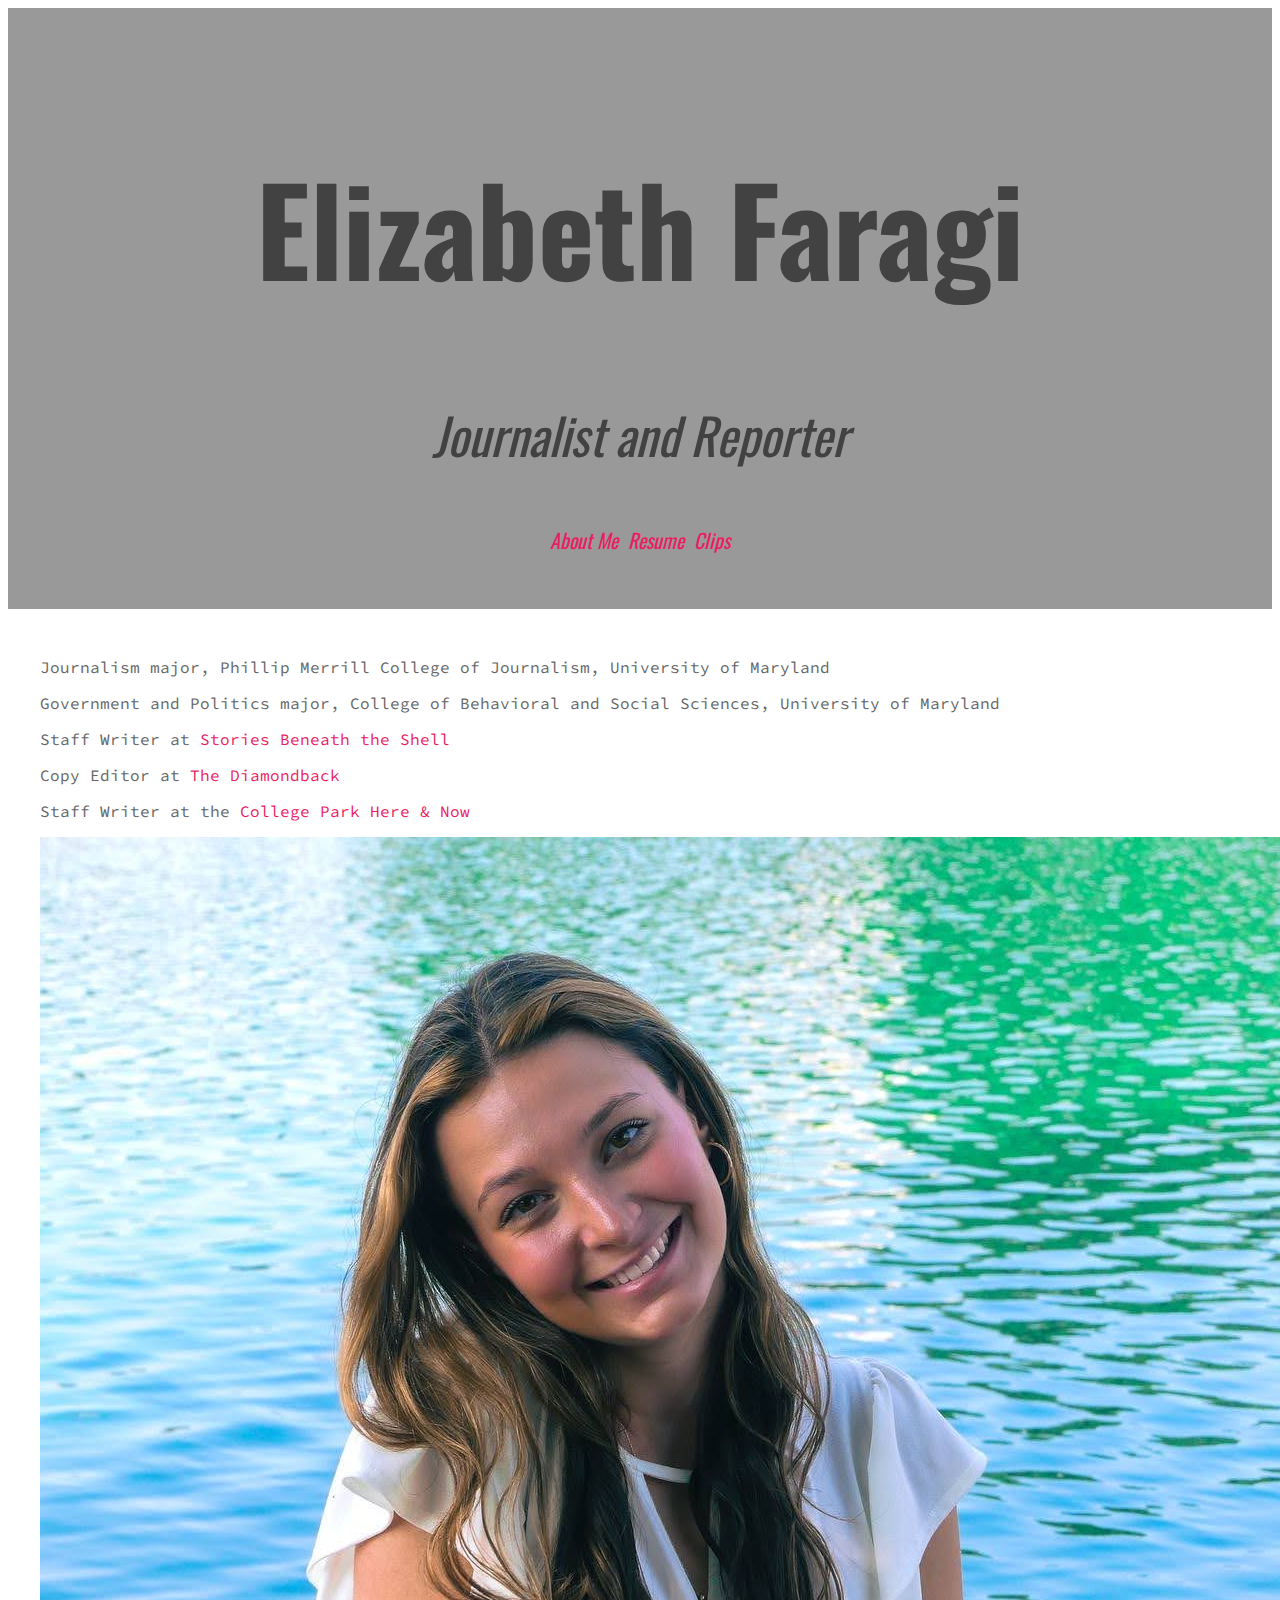
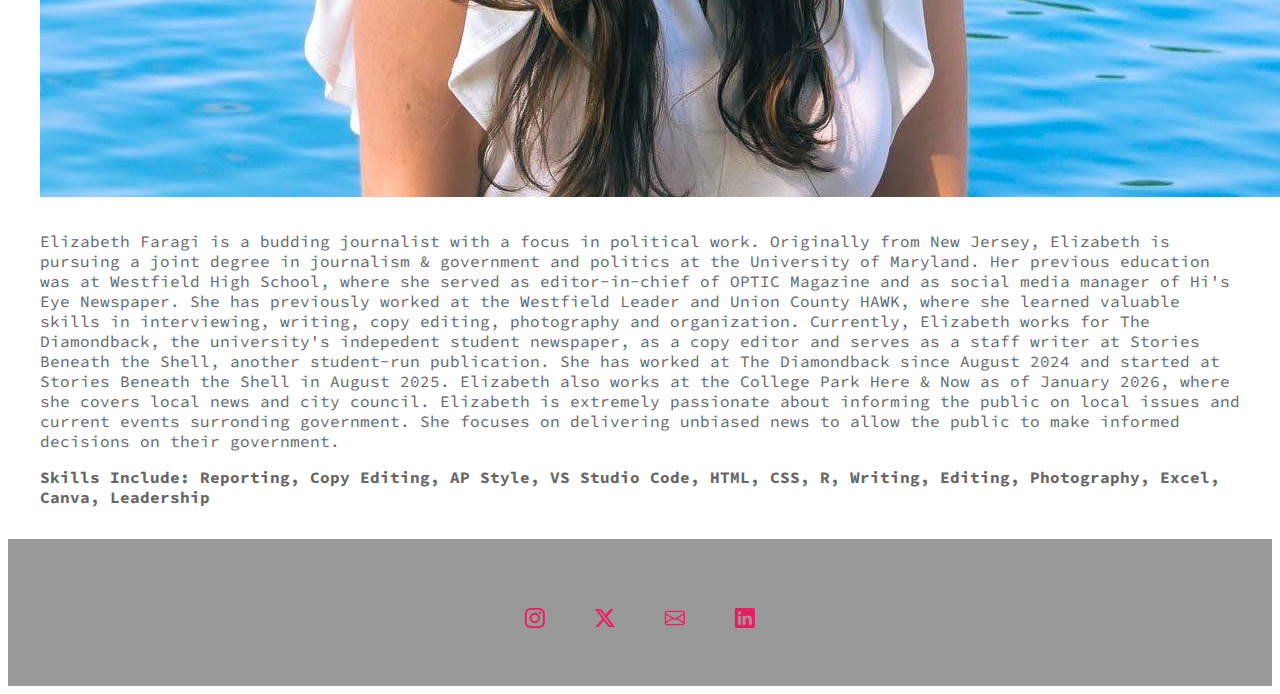
<file: index.html>
<!DOCTYPE html>
<html lang="en">

<head>
    <meta charset="UTF-8">
    <meta name="viewport" content="width=device-width, initial-scale=1.0">
    <title>Elizabeth Faragi</title>
    <meta name="description" content="Elizabeth Faragi, Journalist & Reporter">
    <link href="https://cdn.jsdelivr.net/npm/bootstrap@5.3.8/dist/css/bootstrap.min.css" rel="stylesheet"
        integrity="sha384-sRIl4kxILFvY47J16cr9ZwB07vP4J8+LH7qKQnuqkuIAvNWLzeN8tE5YBujZqJLB" crossorigin="anonymous">

    <link rel="stylesheet" href="site/css/style.css">

    <link rel="preconnect" href="https://fonts.googleapis.com">
    <link rel="preconnect" href="https://fonts.gstatic.com" crossorigin>
    <link href="https://fonts.googleapis.com/css2?family=Oswald:wght@200..700&family=Roboto:ital,wght@0,100..900;1,100..900&family=Source+Code+Pro:ital,wght@0,200..900;1,200..900&display=swap" rel="stylesheet">

    <link rel="stylesheet" href="https://cdn.jsdelivr.net/npm/bootstrap-icons@1.13.1/font/bootstrap-icons.min.css">

    <script src="https://cdn.jsdelivr.net/npm/bootstrap@5.3.8/dist/js/bootstrap.bundle.min.js"
        integrity="sha384-FKyoEForCGlyvwx9Hj09JcYn3nv7wiPVlz7YYwJrWVcXK/BmnVDxM+D2scQbITxI"
        crossorigin="anonymous"></script>
</head>

<body>
    <header>
        <h1>Elizabeth Faragi </h1>
        <h2 id="Journalist">Journalist and Reporter</h2>
        <nav>
            <a href="#">About Me</a>
            <a href="/resume/">Resume</a>
            <a href="/clips/">Clips</a>
        </nav>
    </header>
    <main>
        <div class="container">
            <div class="row">
                <div class="col-md-6 text-center">
                    <p>Journalism major, Phillip Merrill College of Journalism, University of Maryland</p>
                    <p>Government and Politics major, College of Behavioral and Social Sciences, University of Maryland</p>
                    <p>Staff Writer at <a href="https://storiesbeneaththeshell.com/" class="PUB-LINK">Stories Beneath the Shell</a></p>
                    <p>Copy Editor at <a href="https://dbknews.com/" class ="PUB-LINK">The Diamondback</a></p>
                    <p>Staff Writer at the <a href="https://streetcarsuburbs.news/college-park/" class="PUB-LINK">College Park Here & Now</a></p>
                </div>
                <div class="col-md-6">
                    <img src="/site/images/E.Faragi.Headshot.JPG" alt="Headshot of girl" class="img-fluid">
                </div>
            </div>
        </div>
        <p id="AboutMe">Elizabeth Faragi is a budding journalist with a focus in political work. Originally from New Jersey, Elizabeth is pursuing a joint degree in journalism & government and politics at the University of Maryland. Her previous education was at Westfield High School, where she served as editor-in-chief of OPTIC Magazine and as social media manager of Hi's Eye Newspaper. She has previously worked at the Westfield Leader and Union County HAWK, where she learned valuable skills in interviewing, writing, copy editing, photography and organization. Currently, Elizabeth works for The Diamondback, the university's indepedent student newspaper, as a copy editor and serves as a staff writer at Stories Beneath the Shell, another student-run publication. She has worked at The Diamondback since August 2024 and started at Stories Beneath the Shell in August 2025. Elizabeth also works at the College Park Here & Now as of January 2026, where she covers local news and city council. Elizabeth is extremely passionate about informing the public on local issues and current events surronding government. She focuses on delivering unbiased news to allow the public to make informed decisions on their government. </p>
        <strong>Skills Include: Reporting, Copy Editing, AP Style, VS Studio Code, HTML, CSS, R, Writing, Editing, Photography, Excel, Canva, Leadership</strong>
    </main>
</body>
<footer>
    <a href="https://www.instagram.com/elizabeth.faragi/"><i class="bi bi-instagram"></i></a>
    <a href="https://x.com/faragielizabeth"><i class="bi bi-twitter-x"></i></a>
    <a href="elizabethfaragi137@gmail.com"><i class="bi bi-envelope"></i></a>
    <a href="www.linkedin.com/in/elizabethfaragi"><i class="bi bi-linkedin"></i></a>
</footer>

</html>
</file>
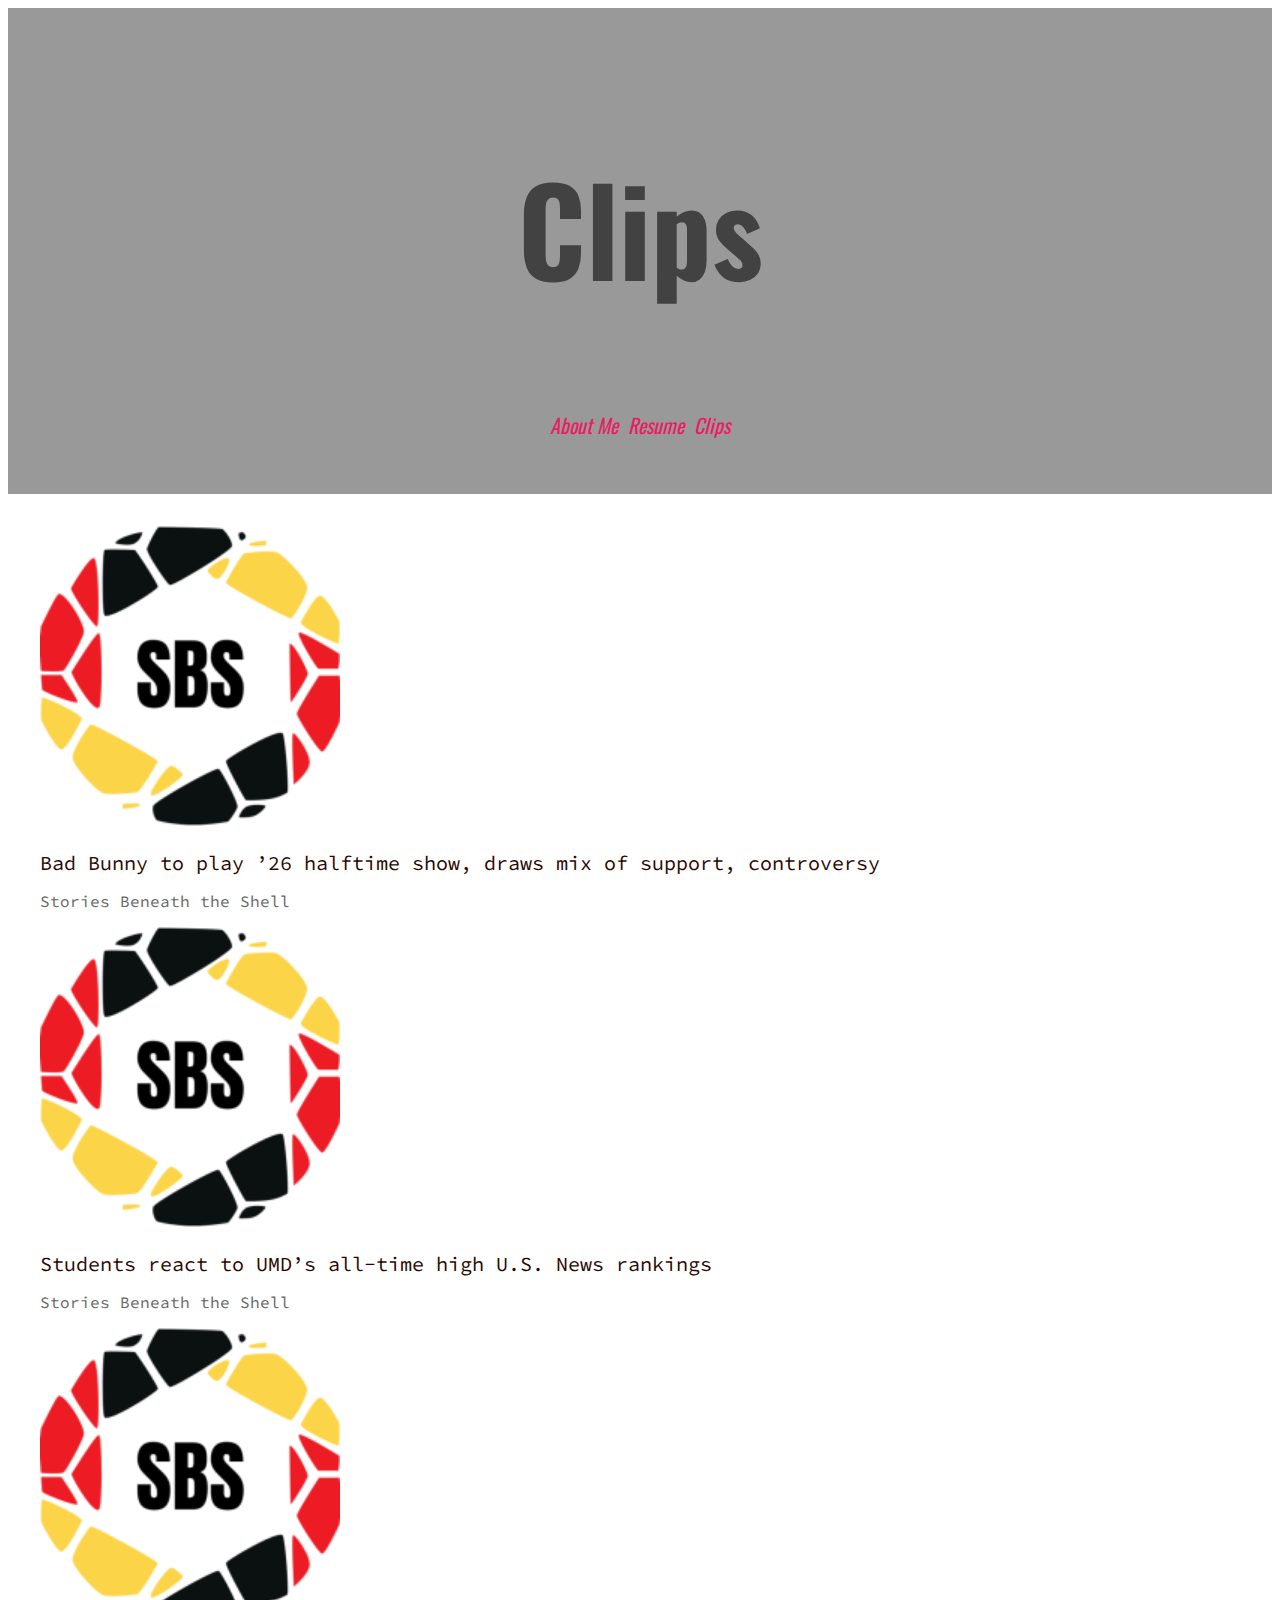
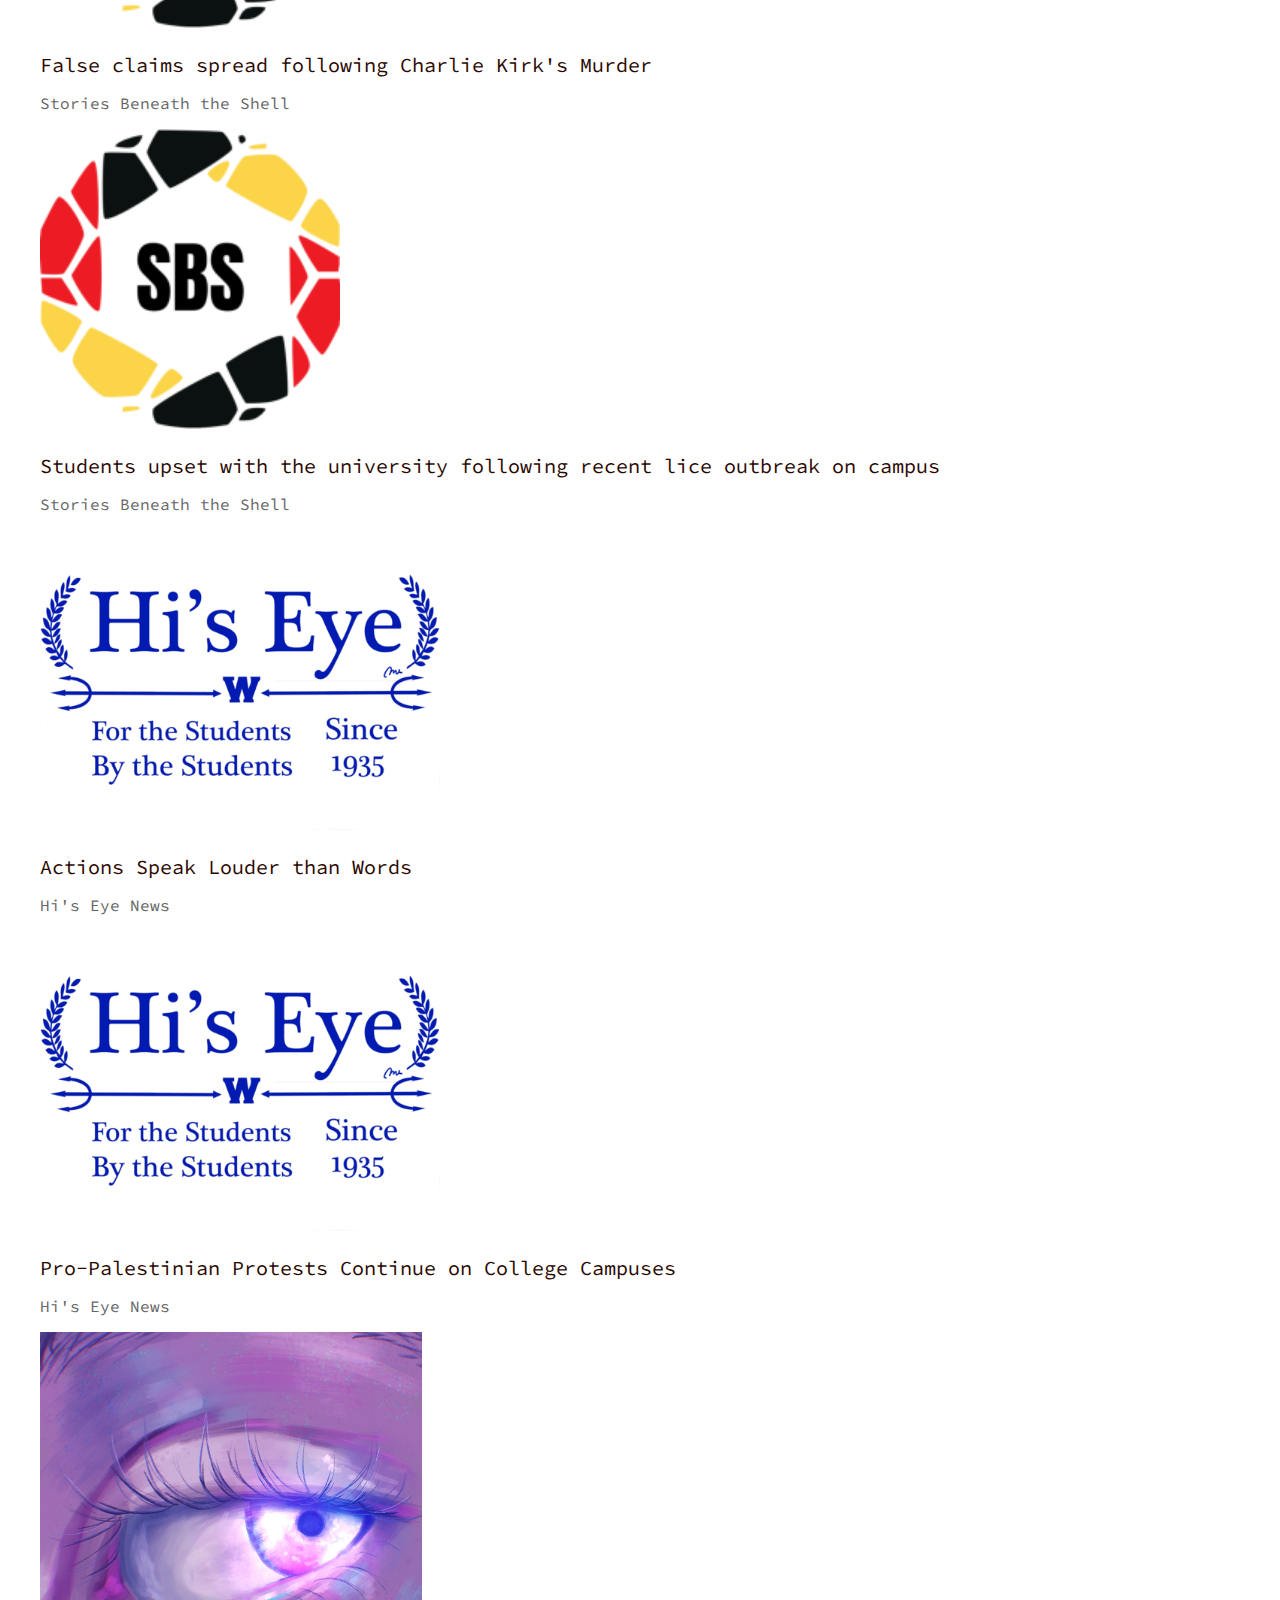
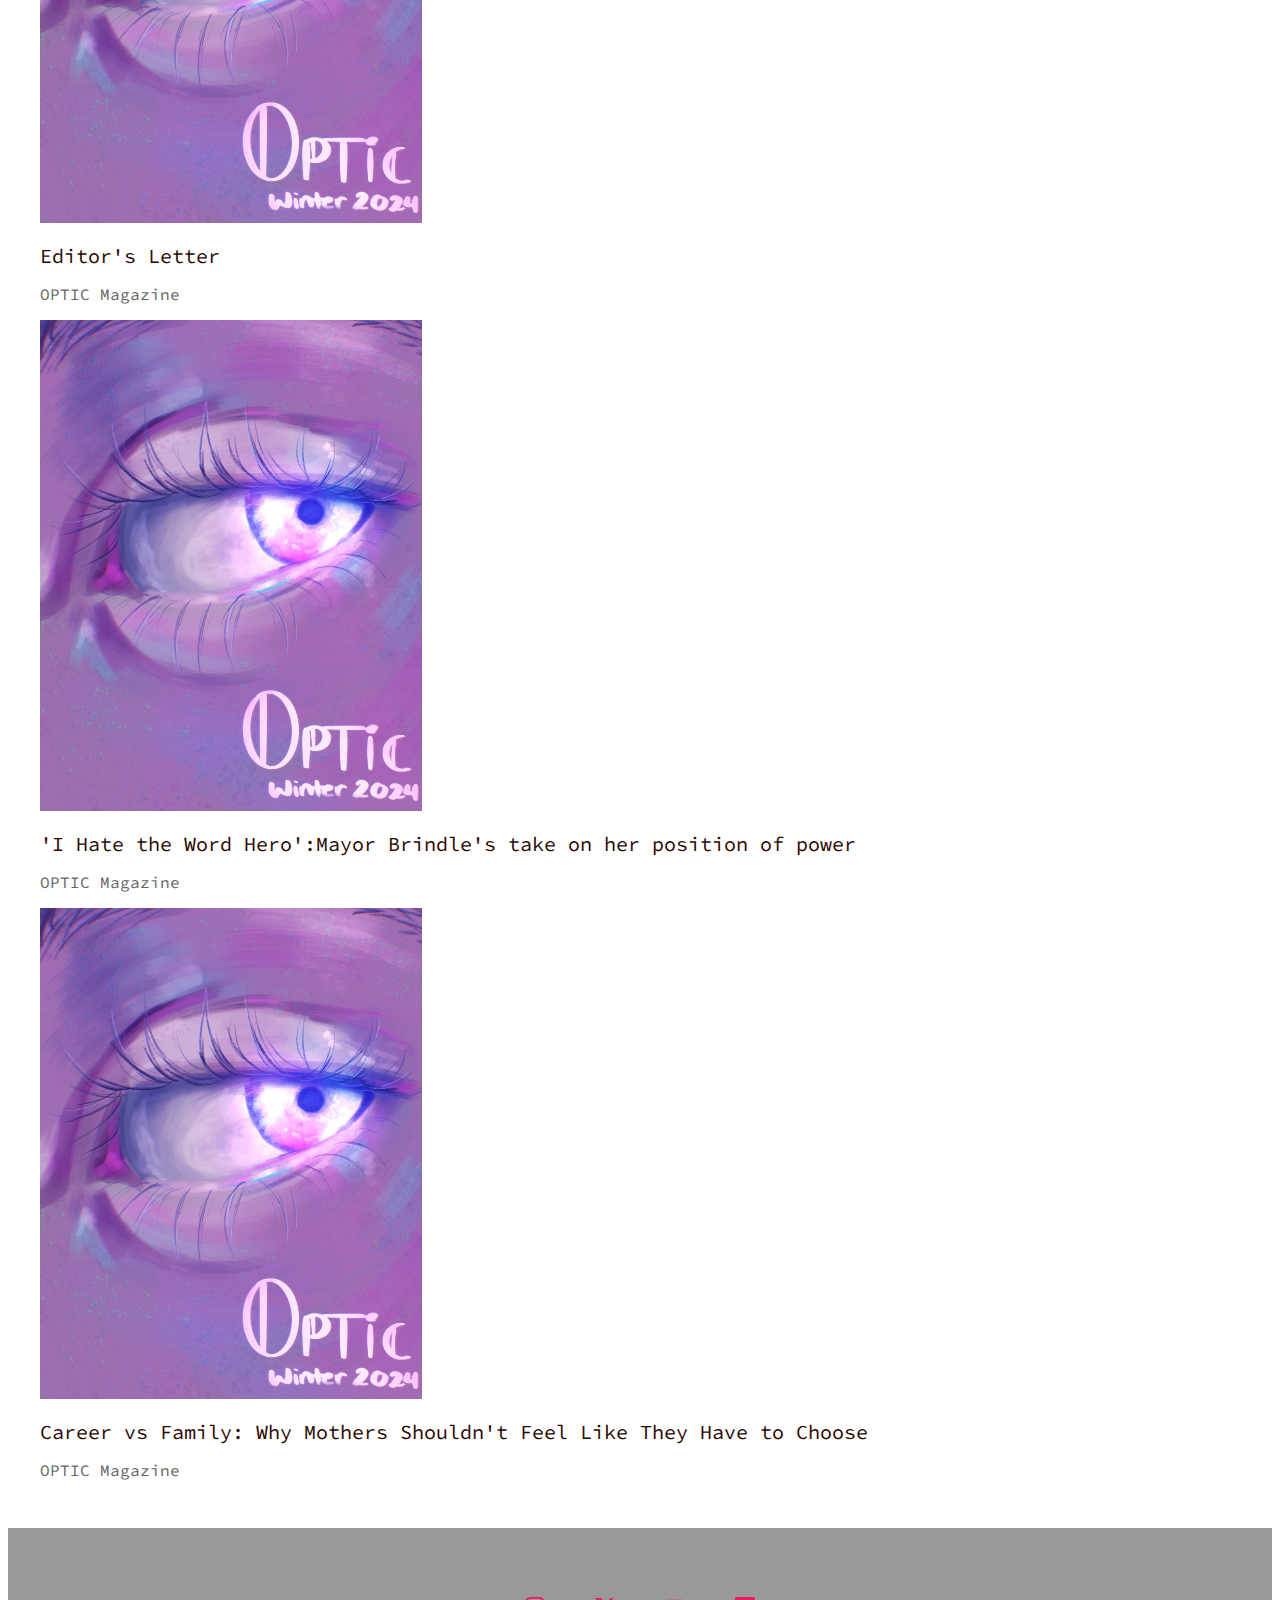
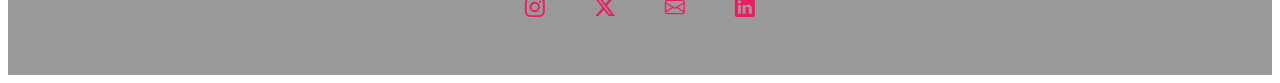
<file: clips/index.html>
<!DOCTYPE html>
<html lang="en">
<head>
    <meta charset="UTF-8">
    <meta name="viewport" content="width=device-width, initial-scale=1.0">
    <title>Clips</title>
    <meta name="description" content="">
    <link href="https://cdn.jsdelivr.net/npm/bootstrap@5.3.8/dist/css/bootstrap.min.css" rel="stylesheet" integrity="sha384-sRIl4kxILFvY47J16cr9ZwB07vP4J8+LH7qKQnuqkuIAvNWLzeN8tE5YBujZqJLB" crossorigin="anonymous">

    <link rel="stylesheet" href="../site/css/style.css">

    <link rel="preconnect" href="https://fonts.googleapis.com">
    <link rel="preconnect" href="https://fonts.gstatic.com" crossorigin>
    <link href="https://fonts.googleapis.com/css2?family=Oswald:wght@200..700&family=Roboto:ital,wght@0,100..900;1,100..900&family=Source+Code+Pro:ital,wght@0,200..900;1,200..900&display=swap" rel="stylesheet">

    <link rel="stylesheet" href="https://cdn.jsdelivr.net/npm/bootstrap-icons@1.13.1/font/bootstrap-icons.min.css">

    <script src="https://cdn.jsdelivr.net/npm/bootstrap@5.3.8/dist/js/bootstrap.bundle.min.js" integrity="sha384-FKyoEForCGlyvwx9Hj09JcYn3nv7wiPVlz7YYwJrWVcXK/BmnVDxM+D2scQbITxI" crossorigin="anonymous"></script>

</head>

<body>
    <header>
        <h1>Clips</h1>
        <nav>
            <a href="/index.html">About Me</a>
            <a href="/resume/">Resume</a>
            <a href="#">Clips</a>
        </nav>
    </header> 
    <main>
        <div class="container">
            <div class="row">
                <div class="col-md-4">
                    <img src="/site/images/SBS-logo.webp" alt="Stories Beneath the Shell Logo" class="SBS-Logo img-fluid"> 
                    <p><a href="https://umdsbs.wordpress.com/2025/10/10/bad-bunny-to-play-26-halftime-show-drawing-mix-of-support-controversy/">Bad Bunny to play ’26 halftime show, draws mix of support, controversy</a></p>
                    <p>Stories Beneath the Shell</p>
                </div>
                <div class="col-md-4">
                    <img src="/site/images/SBS-logo.webp" alt="Stories Beneath the Shell Logo" class="SBS-Logo img-fluid">
                    <p>
                        <a href="https://umdsbs.wordpress.com/2025/10/04/students-react-to-umds-all-time-high-u-s-news-rankings/">Students react to UMD’s all-time high U.S. News rankings</a>
                    </p>
                    <p>Stories Beneath the Shell</p>
                </div>
                <div class="col-md-4">
                    <img src="/site/images/SBS-logo.webp" alt="Stories Beneath the Shell Logo" class="SBS-Logo img-fluid">
                    <p>
                        <a href="https://umdsbs.wordpress.com/2025/09/20/false-claims-spread-following-charlie-kirks-murder/">False claims spread following Charlie Kirk's Murder</a>
                    </p>
                    <p>Stories Beneath the Shell</p>
                </div>
            </div>
            <div class="row">
                <div class="col-md-4">
                    <img src="/site/images/SBS-logo.webp" alt="Stories Beneath the Shell Logo" class="SBS-Logo img-fluid">
                    <p>
                        <a href="https://umdsbs.wordpress.com/2025/09/26/students-upset-with-the-university-following-recent-lice-outbreak-on-campus/">Students upset with the university following recent lice outbreak on campus</a>
                    </p>
                    <p>Stories Beneath the Shell</p>
                </div>
                <div class="col-md-4">
                    <img src="/site/images/his-eye-logo.png" alt="Hi's Eye Logo" class="His-eye-logo img-fluid">
                    <p>
                        <a href="https://hiseye.org/10884/his-eye/opinion/actions-speak-louder-than-words/">Actions Speak Louder than Words</a>
                    </p>
                    <p>Hi's Eye News</p>
                </div>
                <div class="col-md-4">
                    <img src="/site/images/his-eye-logo.png" alt="Hi's Eye Logo" class="His-eye-logo img-fluid">
                    <p>
                        <a href="https://hiseye.org/11302/his-eye/news/pro-palestinian-protests-continue-on-college-campuses/">Pro-Palestinian Protests Continue on College Campuses</a>
                    </p>
                    <p>Hi's Eye News</p>
                </div>
            </div>
            <div class="row">
                <div class="col-md-4">
                    <img src="/site/images/optic.png" alt="Optic Logo" class="Optic-Logo img-fluid">
                    <p>
                        <a href="https://hiseye.org/11091/opticmagazine/from-the-editor-2/">Editor's Letter</a>
                    </p>
                    <p>OPTIC Magazine</p>
                </div>
                <div class="col-md-4">
                    <img src="/site/images/optic.png" alt="Optic Logo" class="Optic-Logo img-fluid">
                    <p>
                        <a href="https://hiseye.org/11053/opticmagazine/i-hate-the-word-hero-mayor-brindles-take-on-her-position-of-power/">'I Hate the Word Hero':Mayor Brindle's take on her position of power</a>
                    </p>
                    <p>OPTIC Magazine</p>
                </div>
                <div class="col-md-4">
                    <img src="/site/images/optic.png" alt="Optic Logo" class="Optic-Logo img-fluid">
                    <p>
                        <a href="https://hiseye.org/11225/opticmagazine/career-vs-family-why-mothers-shouldnt-feel-like-they-have-to-choose/">Career vs Family: Why Mothers Shouldn't Feel Like They Have to Choose</a>
                    </p>
                    <p>OPTIC Magazine</p>
                </div>
            </div>
        </div>
    </main>
</body>
<footer>
    <a href="https://www.instagram.com/elizabeth.faragi/"><i class="bi bi-instagram"></i></a>
    <a href="https://x.com/faragielizabeth"><i class="bi bi-twitter-x"></i></a>
    <a href="elizabethfaragi137@gmail.com"><i class="bi bi-envelope"></i></a>
    <a href="www.linkedin.com/in/elizabethfaragi"><i class="bi bi-linkedin"></i></a>
</footer>
</html>
</file>
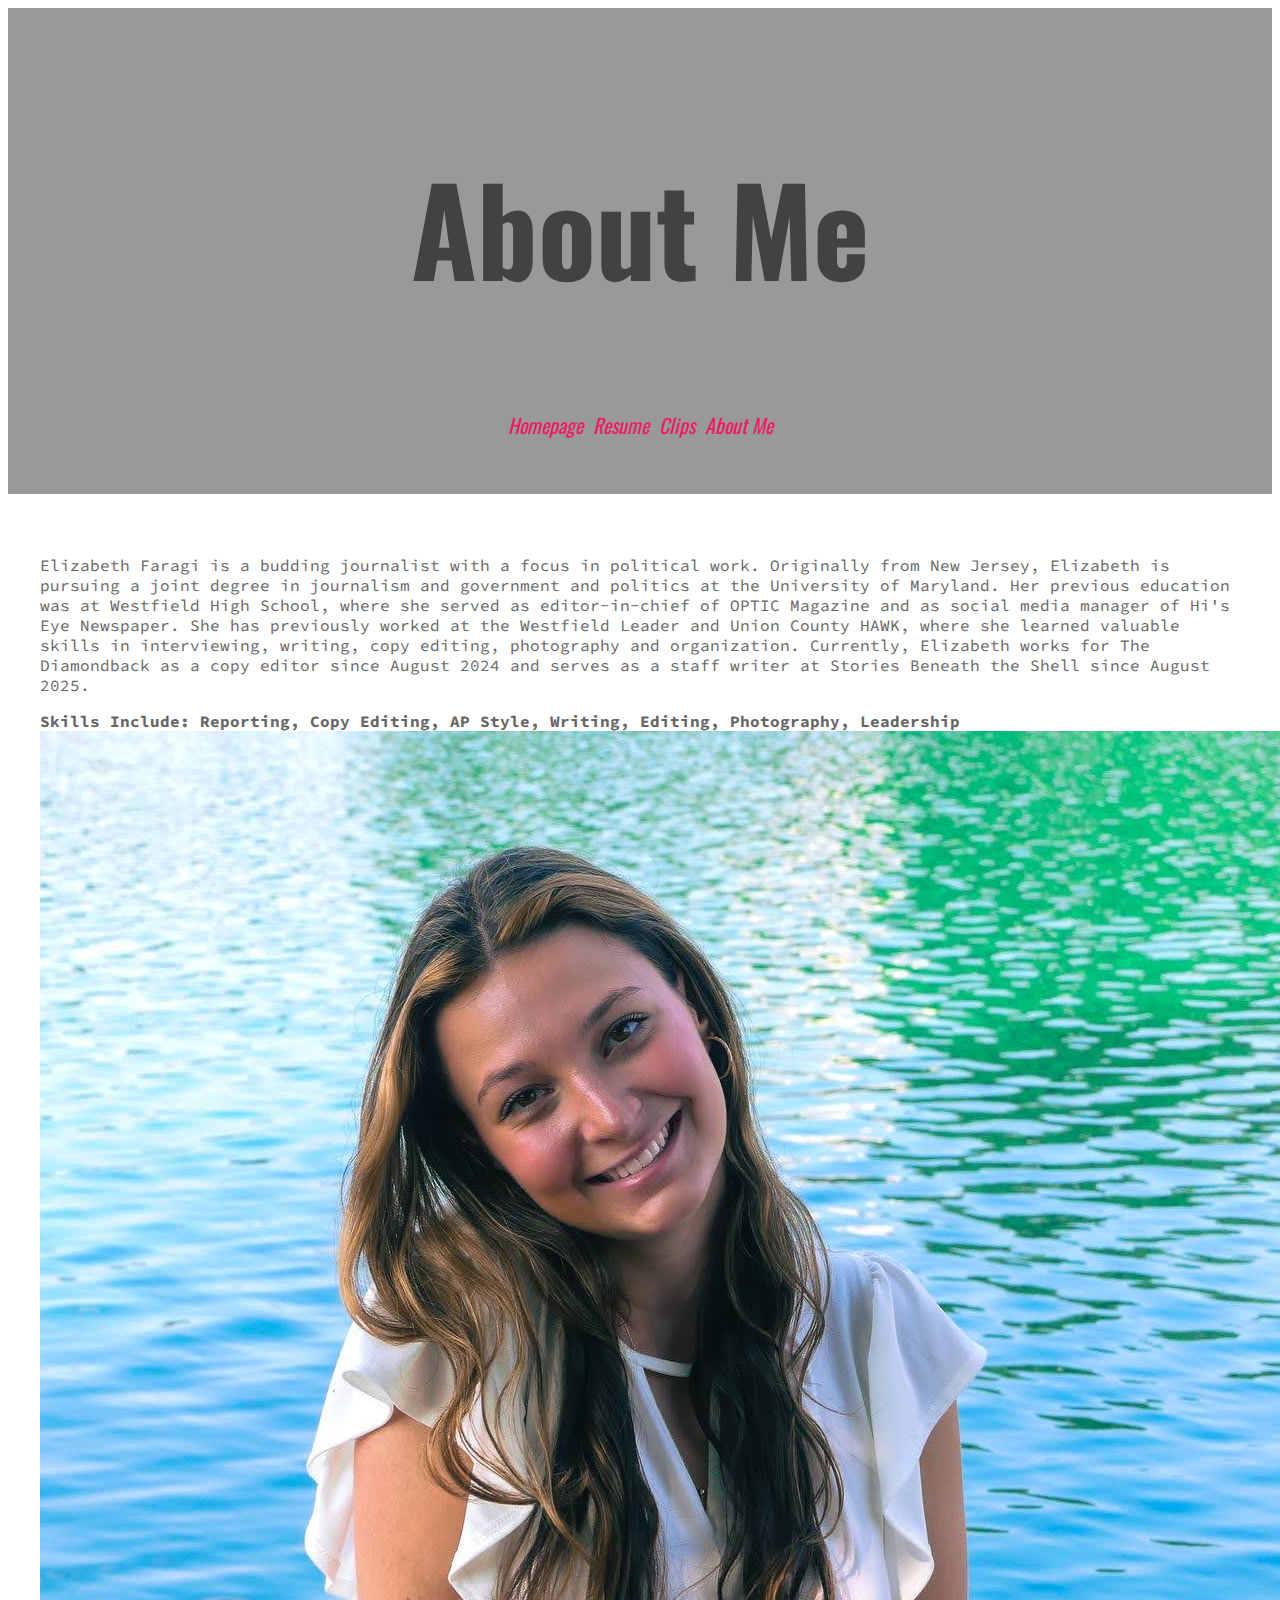
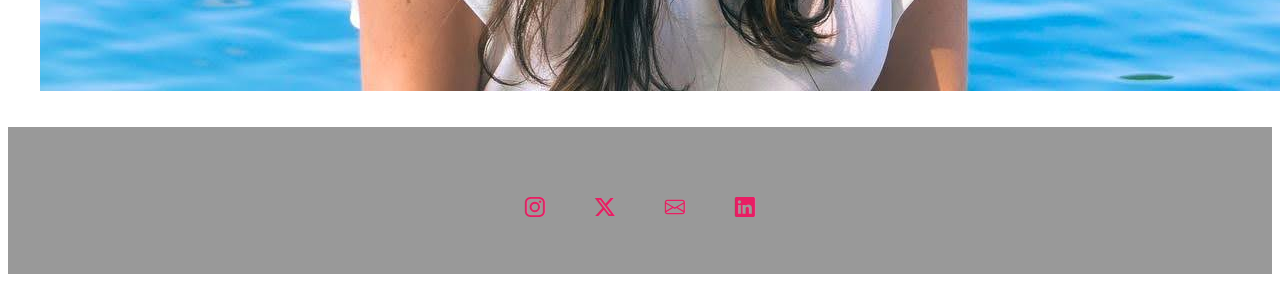
<file: contact/index.html>
<!DOCTYPE html>
<html lang="en">
<head>
    <meta charset="UTF-8">
    <meta name="viewport" content="width=device-width, initial-scale=1.0">
    <title>About Me</title>
    <meta name="description" content="About Me">
    <link href="https://cdn.jsdelivr.net/npm/bootstrap@5.3.8/dist/css/bootstrap.min.css" rel="stylesheet" integrity="sha384-sRIl4kxILFvY47J16cr9ZwB07vP4J8+LH7qKQnuqkuIAvNWLzeN8tE5YBujZqJLB" crossorigin="anonymous">

    <link rel="stylesheet" href="../site/css/style.css">

    <link rel="preconnect" href="https://fonts.googleapis.com">
    <link rel="preconnect" href="https://fonts.gstatic.com" crossorigin>
    <link href="https://fonts.googleapis.com/css2?family=Oswald:wght@200..700&family=Roboto:ital,wght@0,100..900;1,100..900&family=Source+Code+Pro:ital,wght@0,200..900;1,200..900&display=swap" rel="stylesheet">

    <link rel="stylesheet" href="https://cdn.jsdelivr.net/npm/bootstrap-icons@1.13.1/font/bootstrap-icons.min.css">

    <script src="https://cdn.jsdelivr.net/npm/bootstrap@5.3.8/dist/js/bootstrap.bundle.min.js" integrity="sha384-FKyoEForCGlyvwx9Hj09JcYn3nv7wiPVlz7YYwJrWVcXK/BmnVDxM+D2scQbITxI" crossorigin="anonymous"></script>

</head>

<body>
    <header>
        <h1>About Me</h1>
        <nav>
            <a href="/index.html">Homepage</a>
            <a href="/resume/">Resume</a>
            <a href="/clips/">Clips</a>
            <a href="#">About Me</a>
        </nav>
    </header>
    <main>
        <section>
            <div class = "container-fluid">
                <div class ="row">
                    <div class = "col-md-6">
                        <p id="AboutMe">Elizabeth Faragi is a budding journalist with a focus in political work. Originally from New Jersey, Elizabeth is pursuing a joint degree in journalism and government and politics at the University of Maryland. Her previous education was at Westfield High School, where she served as editor-in-chief of OPTIC Magazine and as social media manager of Hi's Eye Newspaper. She has previously worked at the Westfield Leader and Union County HAWK, where she learned valuable skills in interviewing, writing, copy editing, photography and organization. Currently, Elizabeth works for The Diamondback as a copy editor since August 2024 and serves as a staff writer at Stories Beneath the Shell since August 2025. </p>
                        <strong>Skills Include: Reporting, Copy Editing, AP Style, Writing, Editing, Photography, Leadership</strong>
                    </div>
                    <div class="col-md-6">
                    <img src="/site/images/E.Faragi.Headshot.JPG" alt="Headshot of girl" class="img-fluid">
                    </div>
                </div>
            </div>
        </section>
    </main>
</body>
<footer>
    <a href="https://www.instagram.com/elizabeth.faragi/"><i class="bi bi-instagram"></i></a>
    <a href="https://x.com/faragielizabeth"><i class="bi bi-twitter-x"></i></a>
    <a href="elizabethfaragi137@gmail.com"><i class="bi bi-envelope"></i></a>
    <a href="www.linkedin.com/in/elizabethfaragi"><i class="bi bi-linkedin"></i></a>
</footer>
</html>
</file>
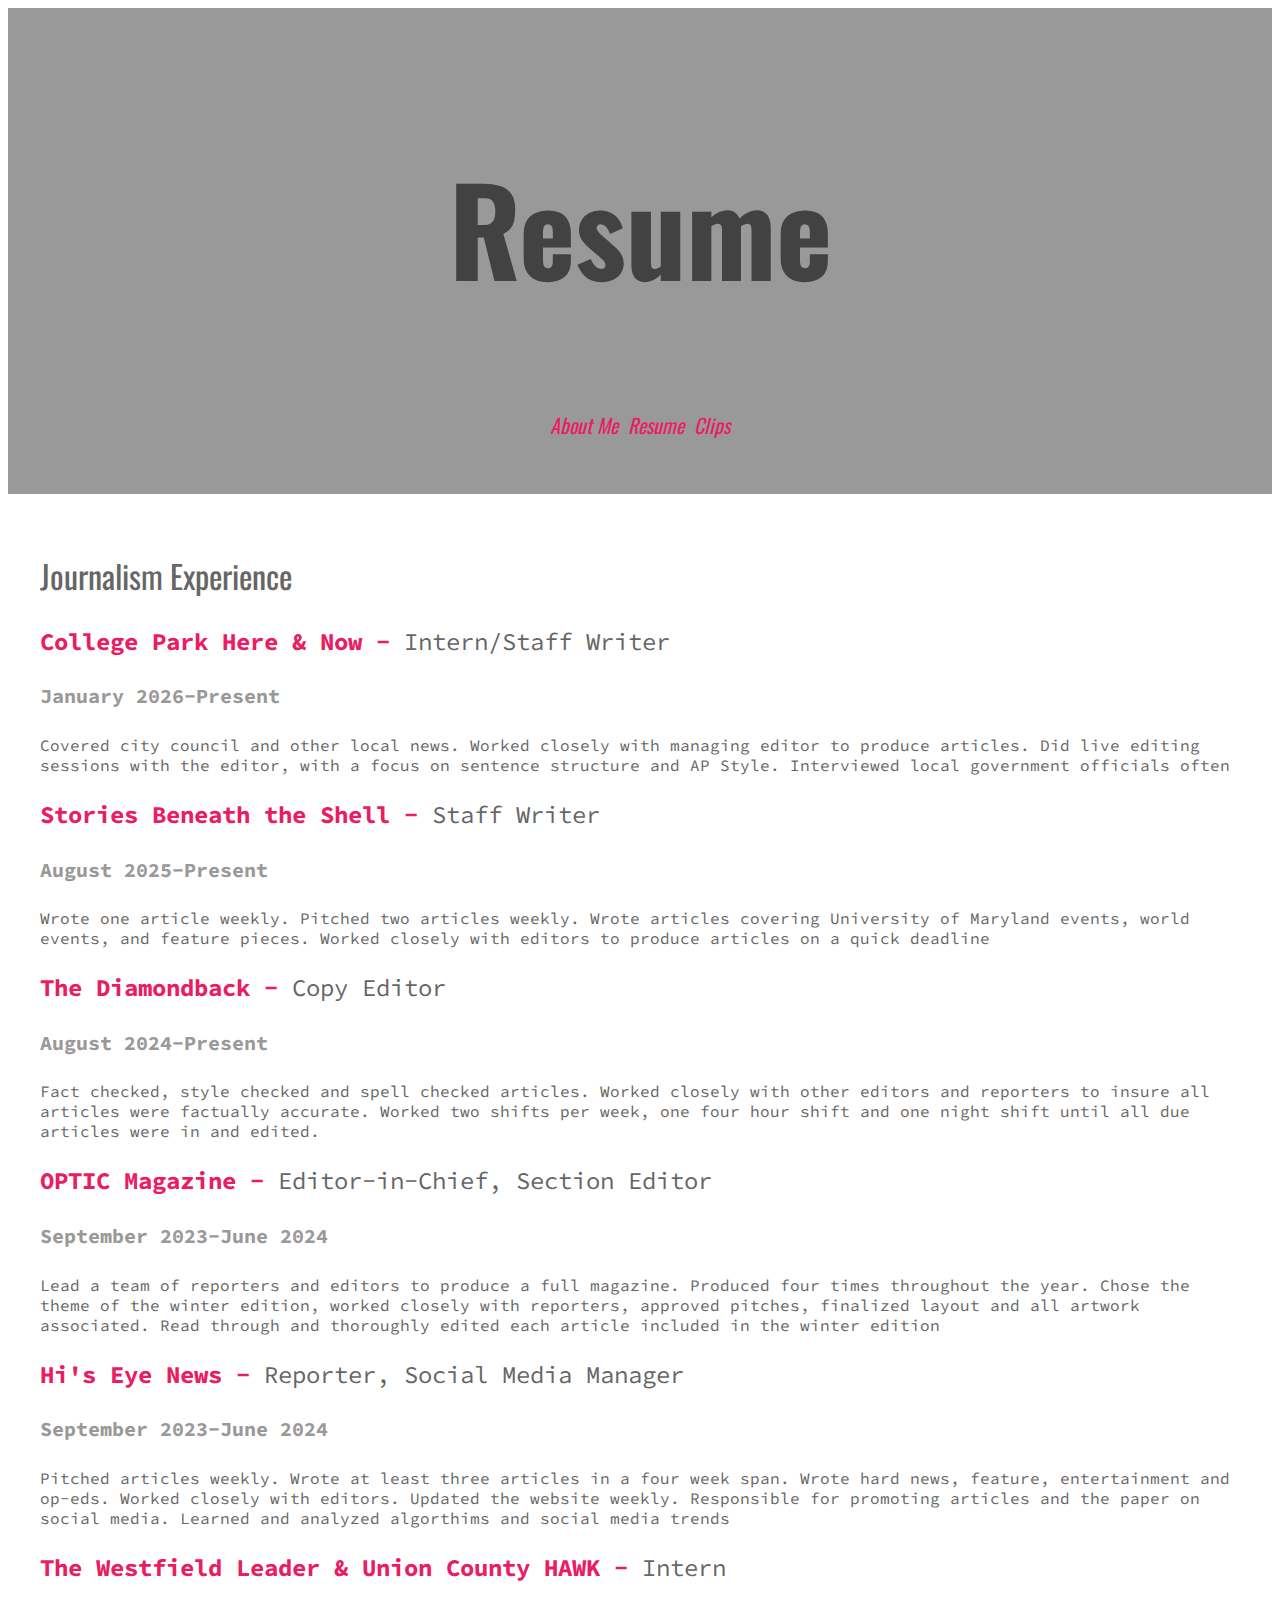
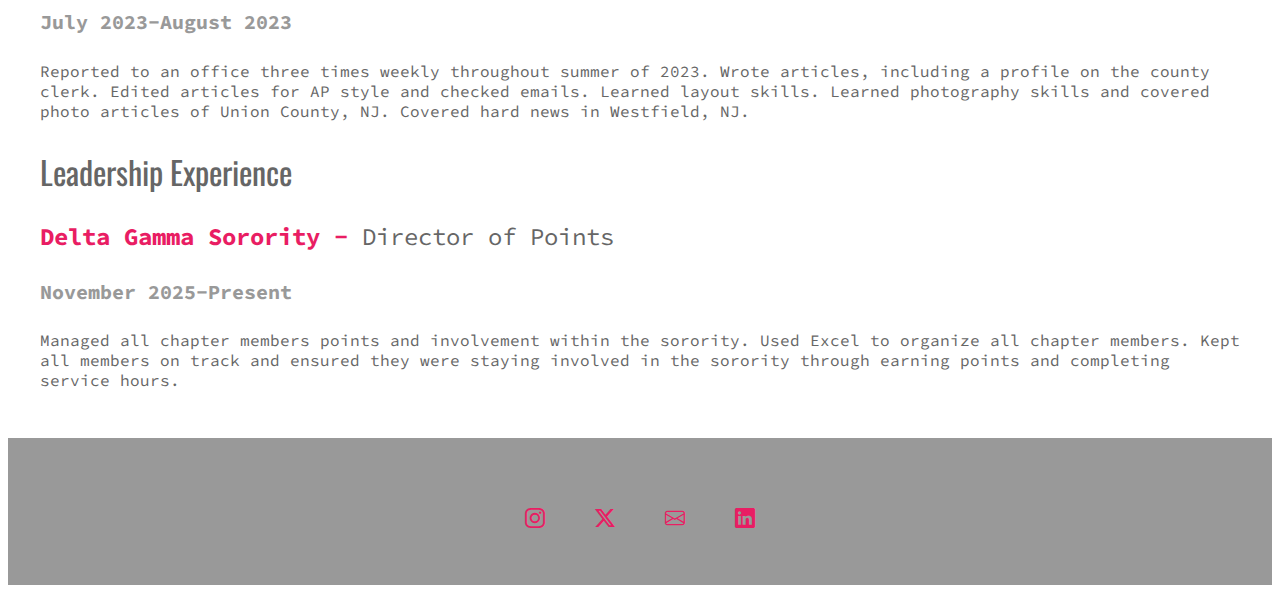
<file: resume/index.html>
<!DOCTYPE html>
<html lang="en">
<head>
    <meta charset="UTF-8">
    <meta name="viewport" content="width=device-width, initial-scale=1.0">
    <title>Resume</title>
    <meta name="description" content="">
    <link href="https://cdn.jsdelivr.net/npm/bootstrap@5.3.8/dist/css/bootstrap.min.css" rel="stylesheet" integrity="sha384-sRIl4kxILFvY47J16cr9ZwB07vP4J8+LH7qKQnuqkuIAvNWLzeN8tE5YBujZqJLB" crossorigin="anonymous">
    
    <link rel="stylesheet" href="../site/css/style.css">

    <link rel="preconnect" href="https://fonts.googleapis.com">
    <link rel="preconnect" href="https://fonts.gstatic.com" crossorigin>
    <link href="https://fonts.googleapis.com/css2?family=Oswald:wght@200..700&family=Roboto:ital,wght@0,100..900;1,100..900&family=Source+Code+Pro:ital,wght@0,200..900;1,200..900&display=swap" rel="stylesheet">

    <link rel="stylesheet" href="https://cdn.jsdelivr.net/npm/bootstrap-icons@1.13.1/font/bootstrap-icons.min.css">
    
    <script src="https://cdn.jsdelivr.net/npm/bootstrap@5.3.8/dist/js/bootstrap.bundle.min.js" integrity="sha384-FKyoEForCGlyvwx9Hj09JcYn3nv7wiPVlz7YYwJrWVcXK/BmnVDxM+D2scQbITxI" crossorigin="anonymous"></script>

</head>

<body>
    <header>
        <h1>Resume</h1>
        <nav>
            <a href="/index.html">About Me</a>
            <a href="#">Resume</a>
            <a href="/clips/">Clips</a>
        </nav>
    </header>
    <main>
        <section>
            <h2>Journalism Experience</h2>
            <h3>College Park Here & Now - <div class="position">Intern/Staff Writer</div></h3>
            <h4>January 2026-Present</h4>
            <p>Covered city council and other local news. Worked closely with managing editor to produce articles. Did live editing sessions with the editor, with a focus on sentence structure and AP Style. Interviewed local government officials often</p>
            <h3>Stories Beneath the Shell - <div class="position">Staff Writer</div></h3>
            <h4>August 2025-Present</h4>
            <p>Wrote one article weekly. Pitched two articles weekly. Wrote articles covering University of Maryland events, world events, and feature pieces. Worked closely with editors to produce articles on a quick deadline</p>
            <h3>The Diamondback - <div class="position">Copy Editor</div></h3>
            <h4>August 2024-Present</h4>
            <p>Fact checked, style checked and spell checked articles. Worked closely with other editors and reporters to insure all articles were factually accurate. Worked two shifts per week, one four hour shift and one night shift until all due articles were in and edited.</p>
            <h3>OPTIC Magazine - <div class="position">Editor-in-Chief, Section Editor</div></h3>
            <h4>September 2023-June 2024</h4>
            <p>Lead a team of reporters and editors to produce a full magazine. Produced four times throughout the year. Chose the theme of the winter edition, worked closely with reporters, approved pitches, finalized layout and all artwork associated. Read through and thoroughly edited each article included in the winter edition</p>
            <h3>Hi's Eye News - <div class="position">Reporter, Social Media Manager</div></h3>
            <h4>September 2023-June 2024</h4>
            <p>Pitched articles weekly. Wrote at least three articles in a four week span. Wrote hard news, feature, entertainment and op-eds. Worked closely with editors. Updated the website weekly. Responsible for promoting articles and the paper on social media. Learned and analyzed algorthims and social media trends</p>
            <h3>The Westfield Leader & Union County HAWK - <div class="position">Intern</div></h3>
            <h4>July 2023-August 2023</h4>
            <p>Reported to an office three times weekly throughout summer of 2023. Wrote articles, including a profile on the county clerk. Edited articles for AP style and checked emails. Learned layout skills. Learned photography skills and covered photo articles of Union County, NJ. Covered hard news in Westfield, NJ.</p>
        </section>
        <section>
            <h2>Leadership Experience</h2>
            <h3>Delta Gamma Sorority - <div class="position">Director of Points</div></h3>
            <h4>November 2025-Present</h4>
            <p>Managed all chapter members points and involvement within the sorority. Used Excel to organize all chapter members. Kept all members on track and ensured they were staying involved in the sorority through earning points and completing service hours.</p>
        </section>
    </main>
</body>
<footer>
    <a href="https://www.instagram.com/elizabeth.faragi/"><i class="bi bi-instagram"></i></a>
    <a href="https://x.com/faragielizabeth"><i class="bi bi-twitter-x"></i></a>
    <a href="elizabethfaragi137@gmail.com"><i class="bi bi-envelope"></i></a>
    <a href="www.linkedin.com/in/elizabethfaragi"><i class="bi bi-linkedin"></i></a>
</footer>
</html>
</file>
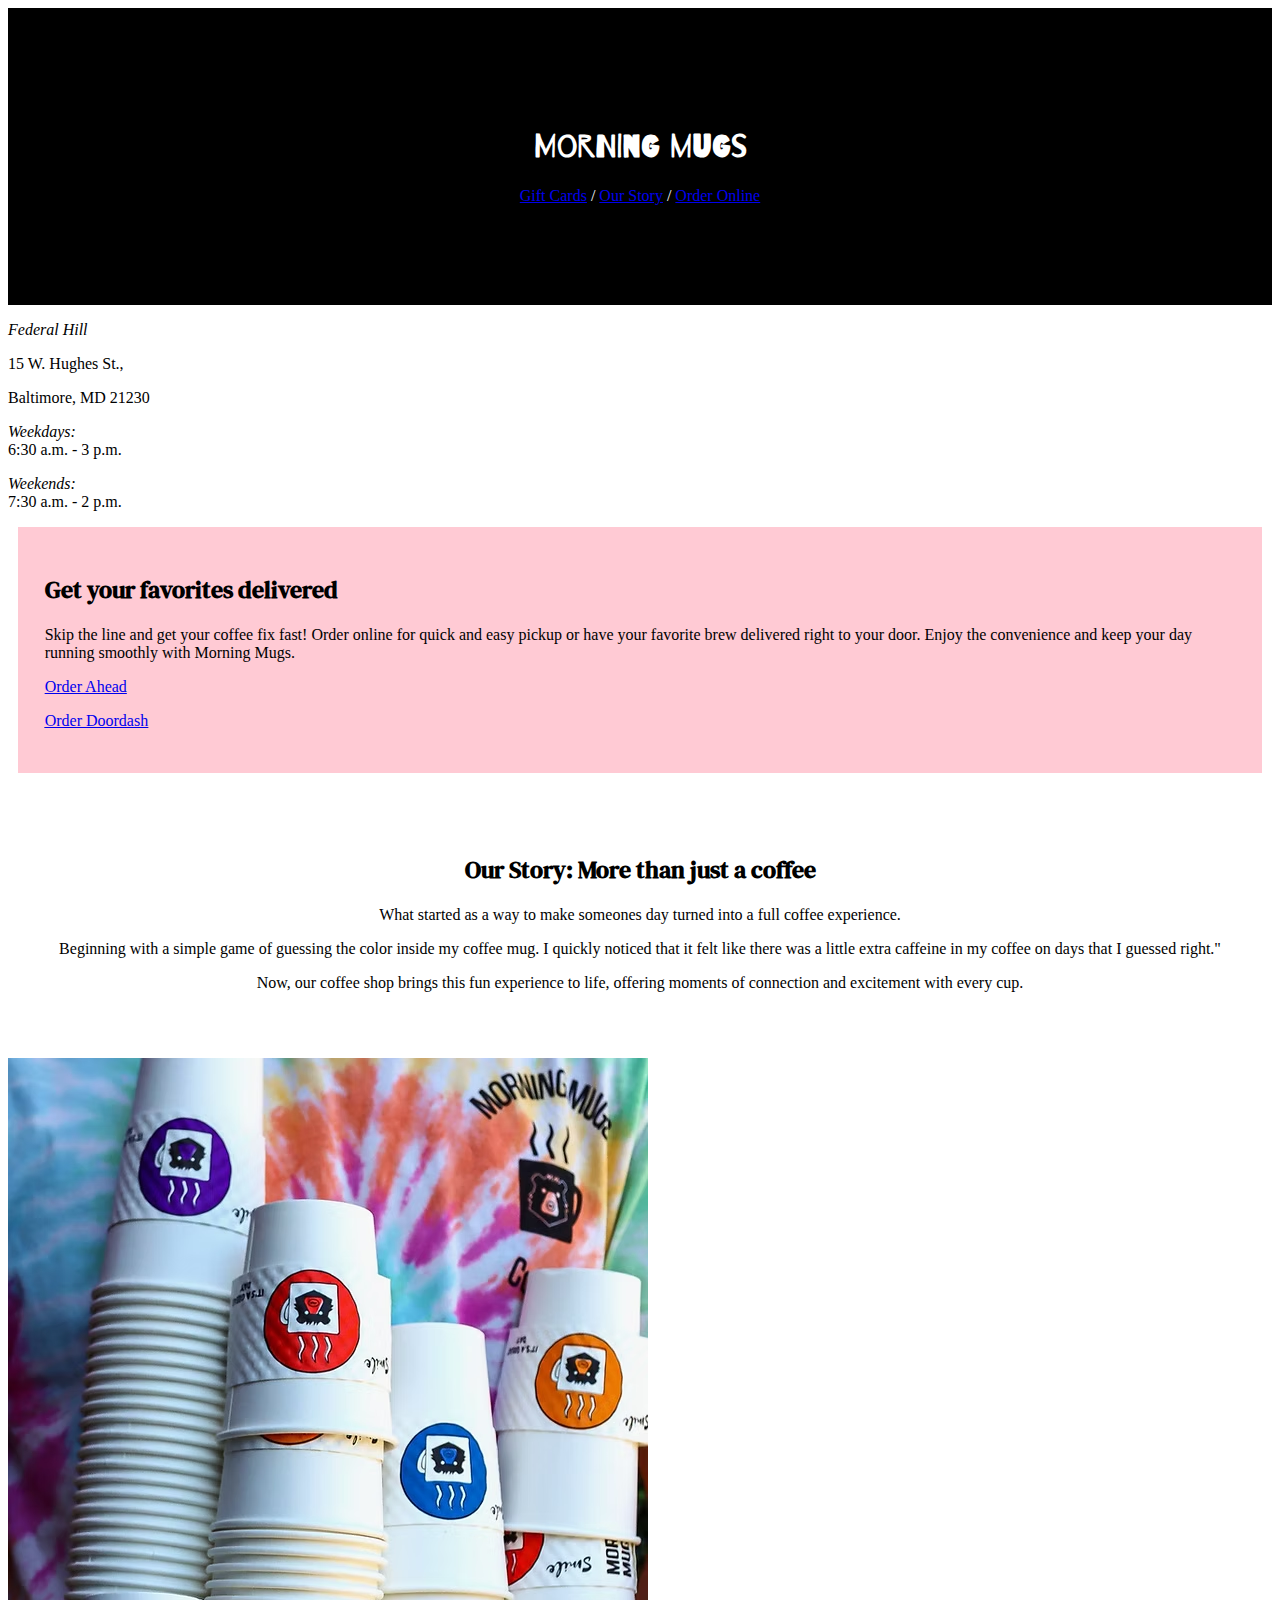
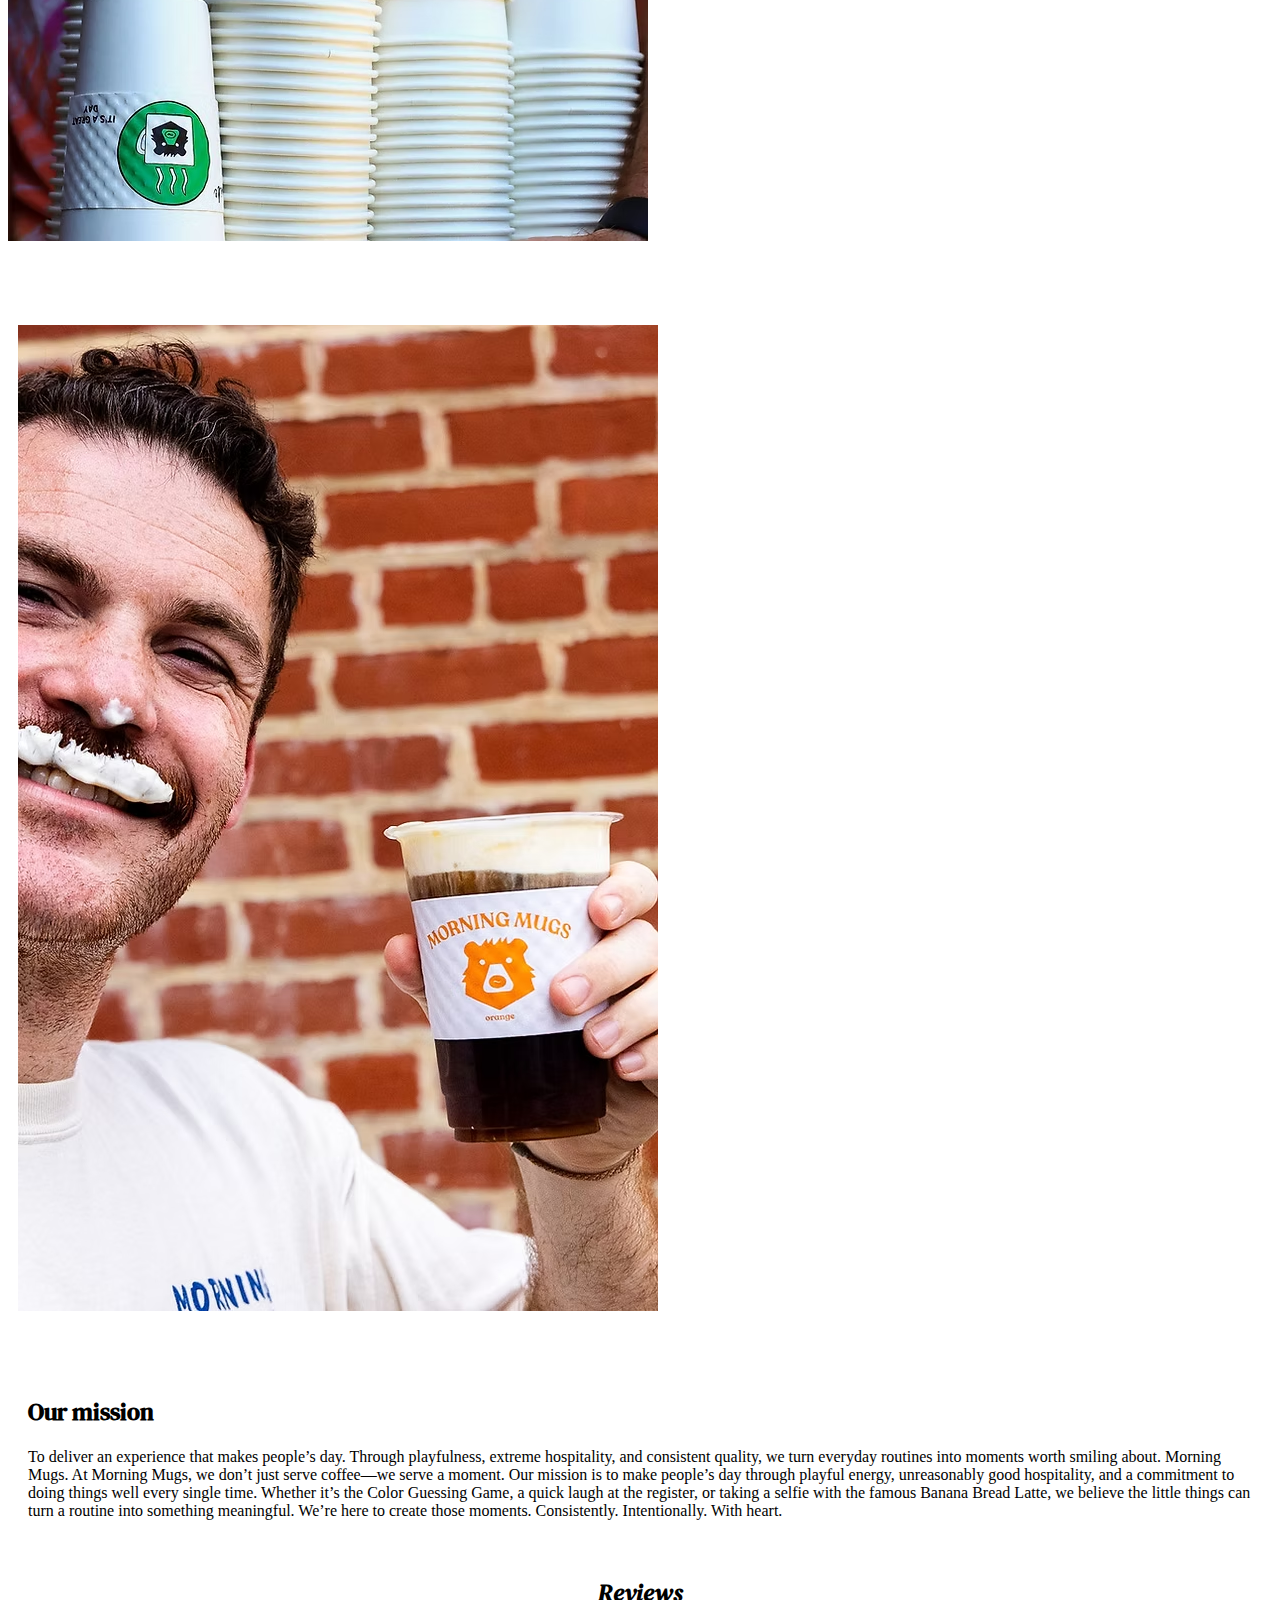
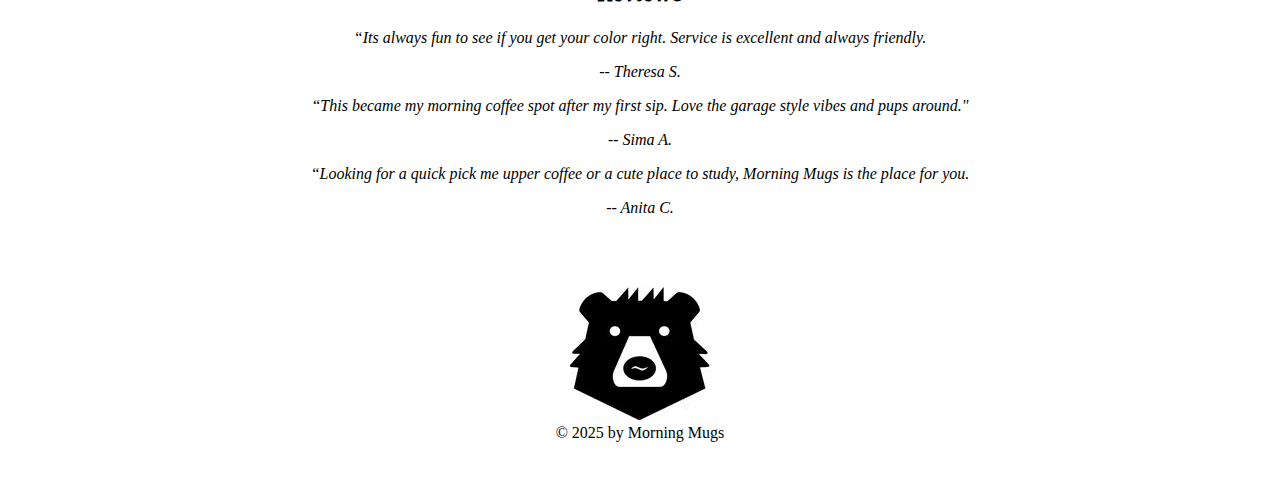
<file: projects/business-page/index.html>
<!DOCTYPE html>
<html lang="en">
<head>
    <meta charset="UTF-8">
    <meta name="viewport" content="width=device-width, initial-scale=1.0">
    <title>Business-Page</title>
    <meta name="Morning Mugs Coffee" content="">
    <link href="https://cdn.jsdelivr.net/npm/bootstrap@5.3.8/dist/css/bootstrap.min.css" rel="stylesheet" integrity="sha384-sRIl4kxILFvY47J16cr9ZwB07vP4J8+LH7qKQnuqkuIAvNWLzeN8tE5YBujZqJLB" crossorigin="anonymous">
    <link rel="preconnect" href="https://fonts.googleapis.com">
    <link rel="preconnect" href="https://fonts.gstatic.com" crossorigin>
    <link href="https://fonts.googleapis.com/css2?family=Barrio&family=Coming+Soon&family=DM+Serif+Text:ital@0;1&display=swap" rel="stylesheet">
    <link rel="stylesheet" href="css/style.css">
    <script src="https://cdn.jsdelivr.net/npm/bootstrap@5.3.8/dist/js/bootstrap.bundle.min.js" integrity="sha384-FKyoEForCGlyvwx9Hj09JcYn3nv7wiPVlz7YYwJrWVcXK/BmnVDxM+D2scQbITxI" crossorigin="anonymous"></script>

</head>
<header>
    <h1>Morning Mugs</h1>
    <section>
        <a href="https://www.toasttab.com/morning-mugs-coffee-fed-hill/giftcards">Gift Cards</a> / <a href="https://www.morningmugscoffee.com/">Our Story</a> / <a href="https://order.toasttab.com/online/locations/cb82ffcd-75b6-429f-98e0-2003a649b469/70d84a1a-465b-4448-9e72-6e7959cff7e1">Order Online</a>
    </section>
</header>
<body>
    <main>
        <div class="container">
            <div class ="row">
                <div class ="col text-center">
                    <p class="address">
                        <p class="FederalHill">Federal Hill</p> 
                        <p>15 W. Hughes St.,</p> 
                        <p>Baltimore, MD 21230</p>
                    </p>
                </div> 
                <div class ="col text-center">
                    <p class="schedule">
                        <p> <section class ="weekdays">Weekdays:</section> 6:30 a.m. - 3 p.m.</p> 
                        <p> <section class="weekends">Weekends:</section> 7:30 a.m. - 2 p.m.</p>
                    </p>
                </div>
            </div> 
        </div>
    </main>
    <section class="Getyourfavorite">
        <h2>Get your favorites delivered</h2>
        <p>Skip the line and get your coffee fix fast! Order online for quick and easy pickup or have your favorite brew delivered right to your door. Enjoy the convenience and keep your day running smoothly with Morning Mugs.</p>
        <p class="OrderAhead"> <a href="https://order.toasttab.com/online/locations/cb82ffcd-75b6-429f-98e0-2003a649b469/70d84a1a-465b-4448-9e72-6e7959cff7e1">Order Ahead</a></p> 
        <p class="Doordash"> <a href="https://www.doordash.com/store/morning-mugs-coffee-baltimore-24729170/39196946/?cursor=[base64]&pickup=false">Order Doordash</a></p>
    </section>
    <div class="container-fluid">
        <div class="row">
            <div class="col">
                <section class="OurStory">
                    <h2>Our Story: More than just a coffee</h2>
                    <p>What started as a way to make someones day turned into a full coffee experience.</p>
                    <p>Beginning with a simple game of guessing the color inside my coffee mug. I quickly noticed that it felt like there was a little extra caffeine in my coffee on days that I guessed right."</p>
                    <p>Now, our coffee shop brings this fun experience to life, offering moments of connection and excitement with every cup.</p>
                </section>
            </div>
            <div class="col">
                <img src="images/mugs-1.png" alt="Colorful coffee cups" id="coffeecups" class="img-fluid">
            </div>
        </div>
    </div>
    <div class="container-fluid"> 
        <div class="row"> 
            <div class="col"> 
                <img id="man" src="images/mugs-2.png" alt="man with coffee cup" class="img-fluid">
            </div>
            <div class="col text-center">
                <section class="OurMission">
                    <h2>Our mission</h2>
                    <p>To deliver an experience that makes people’s day. Through playfulness, extreme hospitality, and consistent quality, we turn everyday routines into moments worth smiling about. Morning Mugs. At Morning Mugs, we don’t just serve coffee—we serve a moment. Our mission is to make people’s day through playful energy, unreasonably good hospitality, and a commitment to doing things well every single time. Whether it’s the Color Guessing Game, a quick laugh at the register, or taking a selfie with the famous Banana Bread Latte, we believe the little things can turn a routine into something meaningful. We’re here to create those moments. Consistently. Intentionally. With heart.</p>
                </section>
            </div>
        </div>
    </div>
    <section class="quotes">
        <h2>Reviews</h2>
        <p>“Its always fun to see if you get your color right. Service is excellent and always friendly.</p>
        <p>-- Theresa S.</p>
        <p>“This became my morning coffee spot after my first sip. Love the garage style vibes and pups around."</p>
        <p>-- Sima A.</p>
        <p>“Looking for a quick pick me upper coffee or a cute place to study, Morning Mugs is the place for you.</p>
        <p>-- Anita C.</p>
    </section>
</body>
<footer>
    <img src="images/logo.png" alt="logo">
    <section>© 2025 by Morning Mugs</section>
</footer>
</html>
</file>
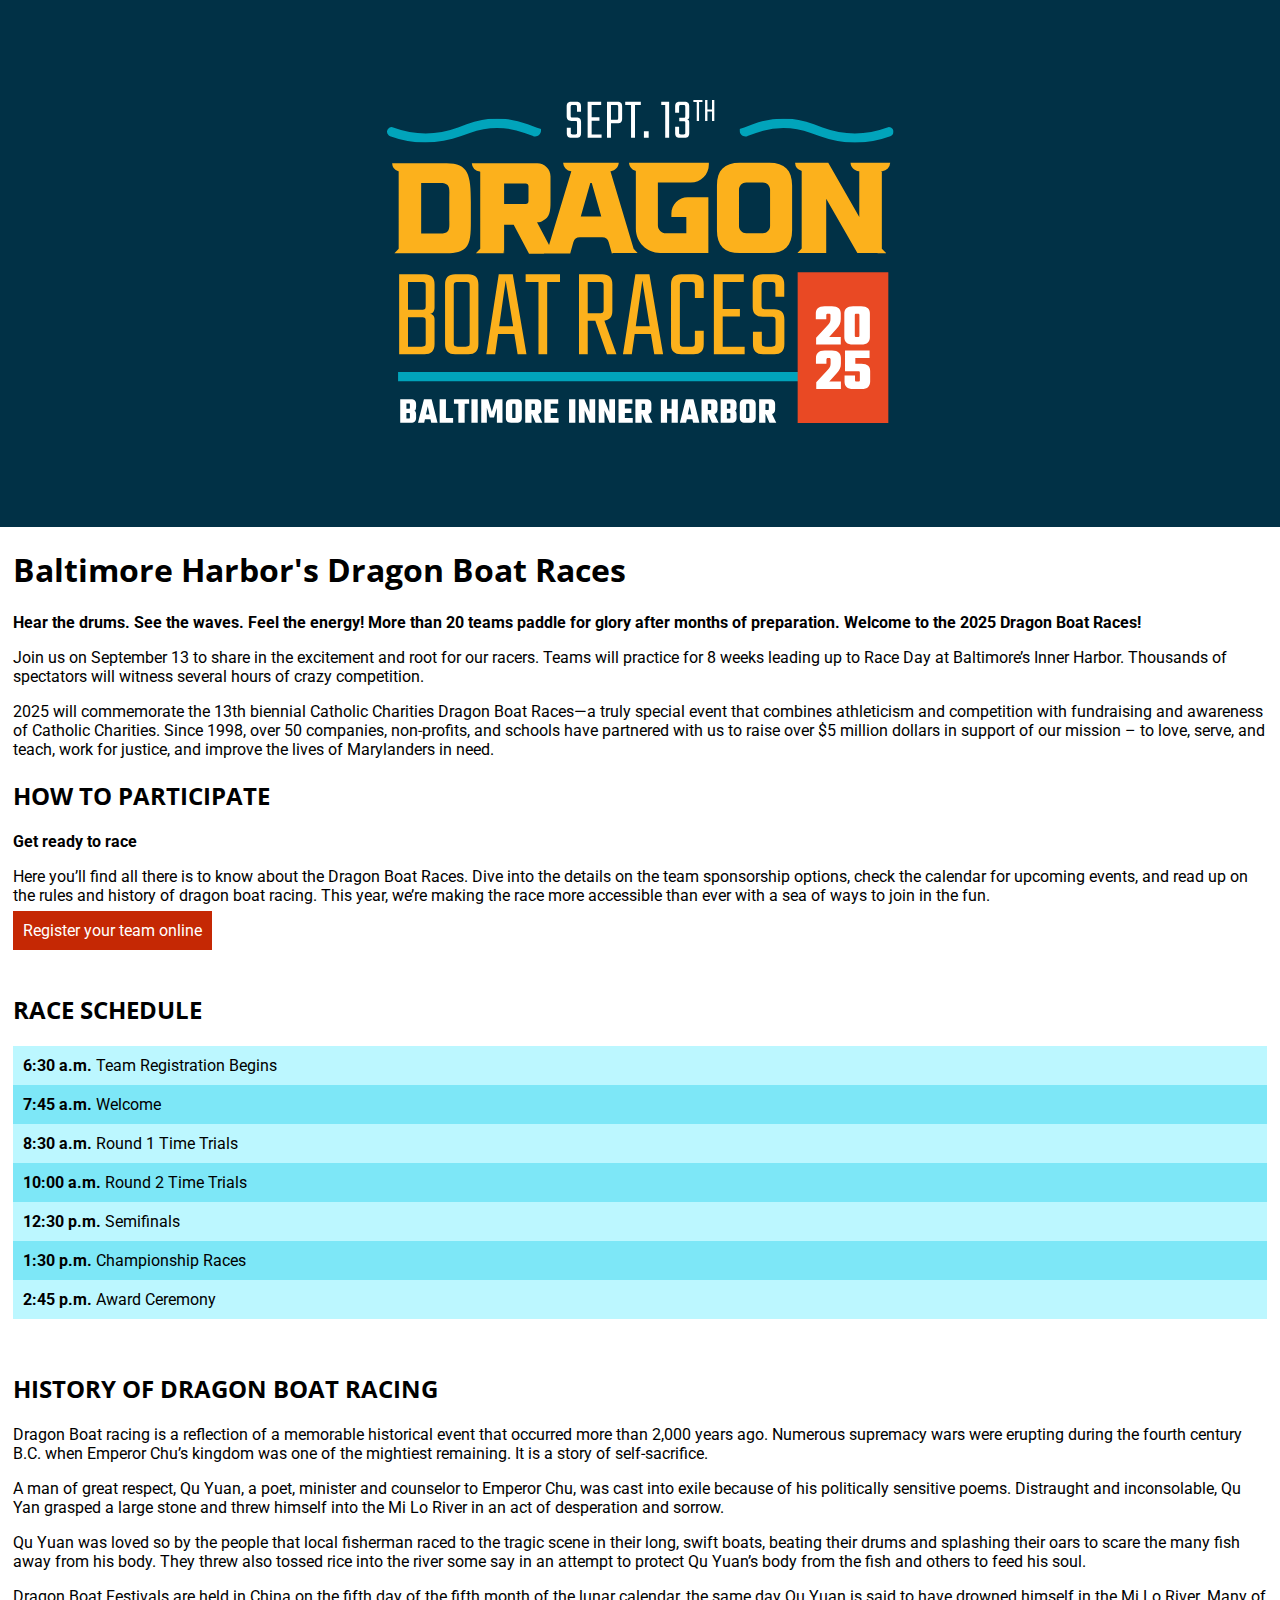
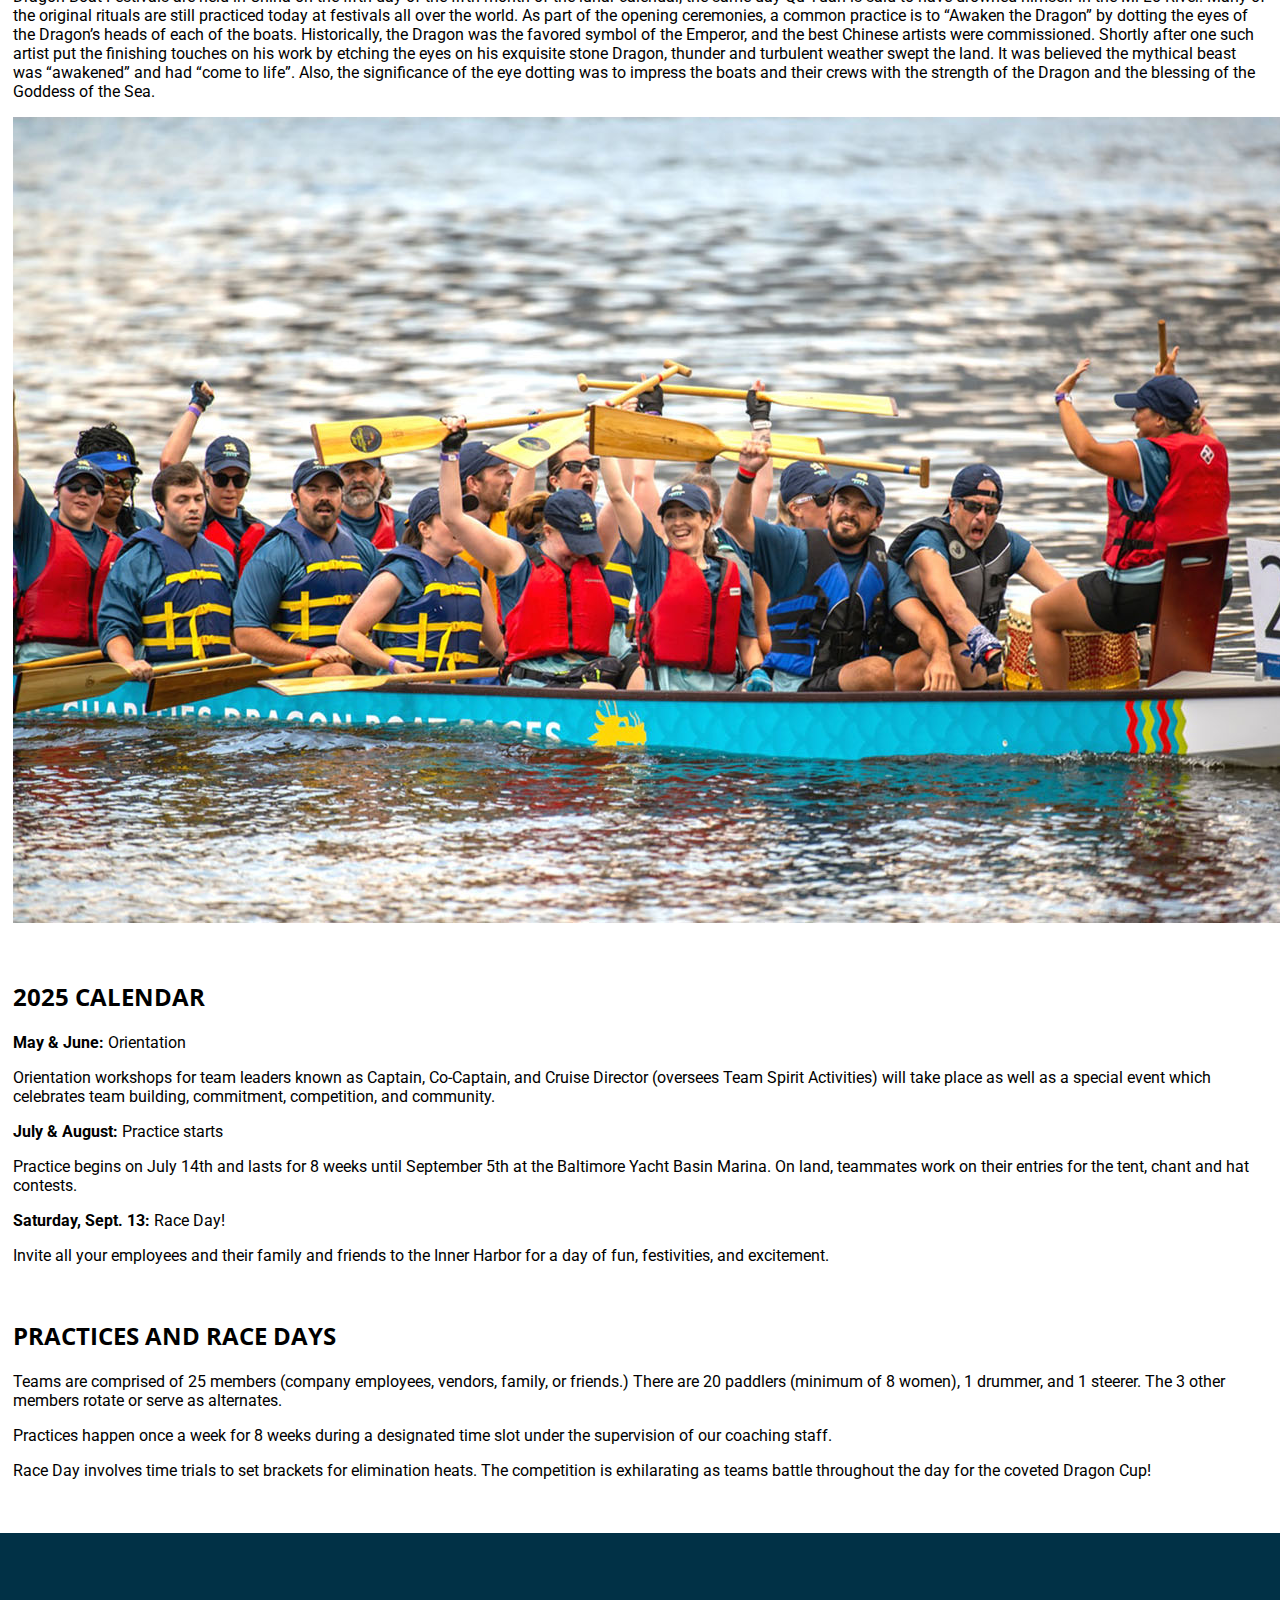
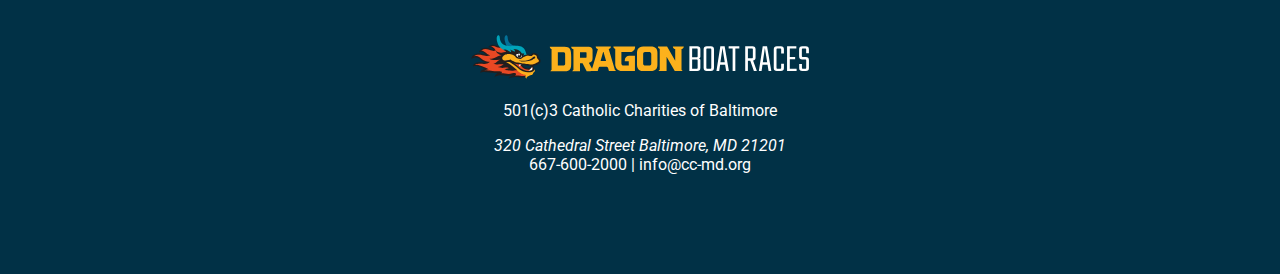
<file: projects/event-flyer/index.html>
<!DOCTYPE html>
<html lang="en">

<head>
    <meta charset="UTF-8">
    <meta name="viewport" content="width=device-width, initial-scale=1.0">
    <title>Baltimore Harbor's Dragon Boat Races</title>
    <meta name="Dragon Boat Race Advertisment"
        content="Hear the drums. See the waves. Feel the energy! More than 20 teams paddle for glory after months of preparation. Welcome to the 2025 Dragon Boat Races!">
    <link rel="preconnect" href="https://fonts.googleapis.com">
    <link rel="preconnect" href="https://fonts.gstatic.com" crossorigin>
    <link href="https://fonts.googleapis.com/css2?family=Open+Sans:ital,wght@0,300..800;1,300..800&family=Roboto:ital,wght@0,100..900;1,100..900&display=swap" rel="stylesheet">    
    <link rel="stylesheet" href="css/style.css">

</head>

<body>
    <header>
        <img src="images/logo-lg.svg" alt="Dragon Boat Races logo">
    </header>
    <main>
        <h1>Baltimore Harbor's Dragon Boat Races</h1>
        <p class="lead">Hear the drums. See the waves. Feel the energy! More than 20 teams paddle for glory after months
            of
            preparation.
            Welcome to the 2025 Dragon Boat Races!</p>
        <p>Join us on September 13 to share in the excitement and root for our racers. Teams will practice for 8 weeks
            leading up to Race Day at Baltimore’s Inner Harbor. Thousands of spectators will witness several hours of
            crazy
            competition.</p>
        <p>2025 will commemorate the 13th biennial Catholic Charities Dragon Boat Races—a truly special event that
            combines athleticism and competition with fundraising and awareness of Catholic Charities. Since 1998, over
            50 companies, non-profits, and schools have partnered with us to raise over $5 million dollars in support of
            our mission – to love, serve, and teach, work for justice, and improve the lives of Marylanders in need.</p>
        <section class="register">
            <h2>How to participate</h2>
            <p class="lead">Get ready to race</p>
            <p>Here you’ll find all there is to know about the Dragon Boat Races. Dive into the details on the team
                sponsorship options, check the calendar for upcoming events, and read up on the rules and history of
                dragon boat racing. This year, we’re making the race more accessible than ever with a sea of ways to
                join in the fun.</p>
            <a href="https://dragonboatsbaltimore.org/team-registration/?form=register-a-team">Register your team
                online</a>
        </section>
        <section class="schedule">
            <h2>Race Schedule</h2>
            <p class="odd"><b>6:30 a.m.</b> Team Registration Begins</p>
            <p class="even"><b>7:45 a.m.</b> Welcome</p>
            <p class="odd"><b>8:30 a.m.</b> Round 1 Time Trials</p>
            <p class="even"><b>10:00 a.m.</b> Round 2 Time Trials</p>
            <p class="odd"><b>12:30 p.m.</b> Semifinals</p>
            <p class="even"><b>1:30 p.m.</b> Championship Races</p>
            <p class="odd"><b>2:45 p.m.</b> Award Ceremony</p>
        </section>
        <section>
            <h2>History of Dragon Boat Racing</h2>
            <p>Dragon Boat racing is a reflection of a memorable historical event that occurred more than 2,000 years
                ago. Numerous supremacy wars were erupting during the fourth century B.C. when Emperor Chu’s kingdom was
                one of the mightiest remaining. It is a story of self-sacrifice.</p>
            <p>A man of great respect, Qu Yuan, a poet, minister and counselor to Emperor Chu, was cast into exile
                because of his politically sensitive poems. Distraught and inconsolable, Qu Yan grasped a large stone
                and threw himself into the Mi Lo River in an act of desperation and sorrow.</p>
            <p>Qu Yuan was loved so by the people that local fisherman raced to the tragic scene in their long, swift
                boats, beating their drums and splashing their oars to scare the many fish away from his body. They
                threw also tossed rice into the river some say in an attempt to protect Qu Yuan’s body from the fish and
                others to feed his soul.</p>
            <p>Dragon Boat Festivals are held in China on the fifth day of the fifth month of the lunar calendar, the
                same day Qu Yuan is said to have drowned himself in the Mi Lo River. Many of the original rituals are
                still practiced today at festivals all over the world. As part of the opening ceremonies, a common
                practice is to “Awaken the Dragon” by dotting the eyes of the Dragon’s heads of each of the boats.
                Historically, the Dragon was the favored symbol of the Emperor, and the best Chinese artists were
                commissioned. Shortly after one such artist put the finishing touches on his work by etching the eyes on
                his exquisite stone Dragon, thunder and turbulent weather swept the land. It was believed the mythical
                beast was “awakened” and had “come to life”. Also, the significance of the eye dotting was to impress
                the boats and their crews with the strength of the Dragon and the blessing of the Goddess of the Sea.
            </p>
            <img src="images/races.jpg" alt="Teams paddling in dragon boats at Baltimore’s Inner Harbor">
        </section>
        <section>
            <h2>2025 Calendar</h2>
            <p><b>May & June:</b> Orientation</p>
            <p>Orientation workshops for team leaders known as Captain, Co-Captain, and Cruise Director
                (oversees Team Spirit Activities) will take place as well as a special event which celebrates team
                building, commitment, competition, and community.</p>
            <p><b>July & August:</b> Practice starts</p>
            <p>Practice begins on July 14th and lasts for 8 weeks until September 5th at the Baltimore Yacht Basin
                Marina. On land, teammates work on their entries for the tent, chant and hat contests.</p>
            <p><b>Saturday, Sept. 13:</b> Race Day!</p>
            <p>Invite all your employees and their family and friends to the Inner Harbor for a day of fun, festivities,
                and excitement.</p>
        </section>
        <section>
            <h2>Practices and Race Days</h2>
            <p>Teams are comprised of 25 members (company employees, vendors, family, or friends.) There are 20 paddlers
                (minimum of 8 women), 1 drummer, and 1 steerer. The 3 other members rotate or serve as alternates.</p>
            <p>Practices happen once a week for 8 weeks during a designated time slot under the supervision of our
                coaching staff.</p>
            <p>Race Day involves time trials to set brackets for elimination heats. The competition is exhilarating as
                teams battle throughout the day for the coveted Dragon Cup!</p>
        </section>
    </main>
    <footer>
        <img src="images/logo-head.svg" alt="Dragon Boat Races logo">
        <p>501(c)3 Catholic Charities of Baltimore</p>
        <address>320 Cathedral Street Baltimore, MD 21201</address>
        <a href="tel:667-600-2000">667-600-2000</a> | <a href="mailto:info@cc-md.org">info@cc-md.org</a>
    </footer>
</body>

</html>
</file>
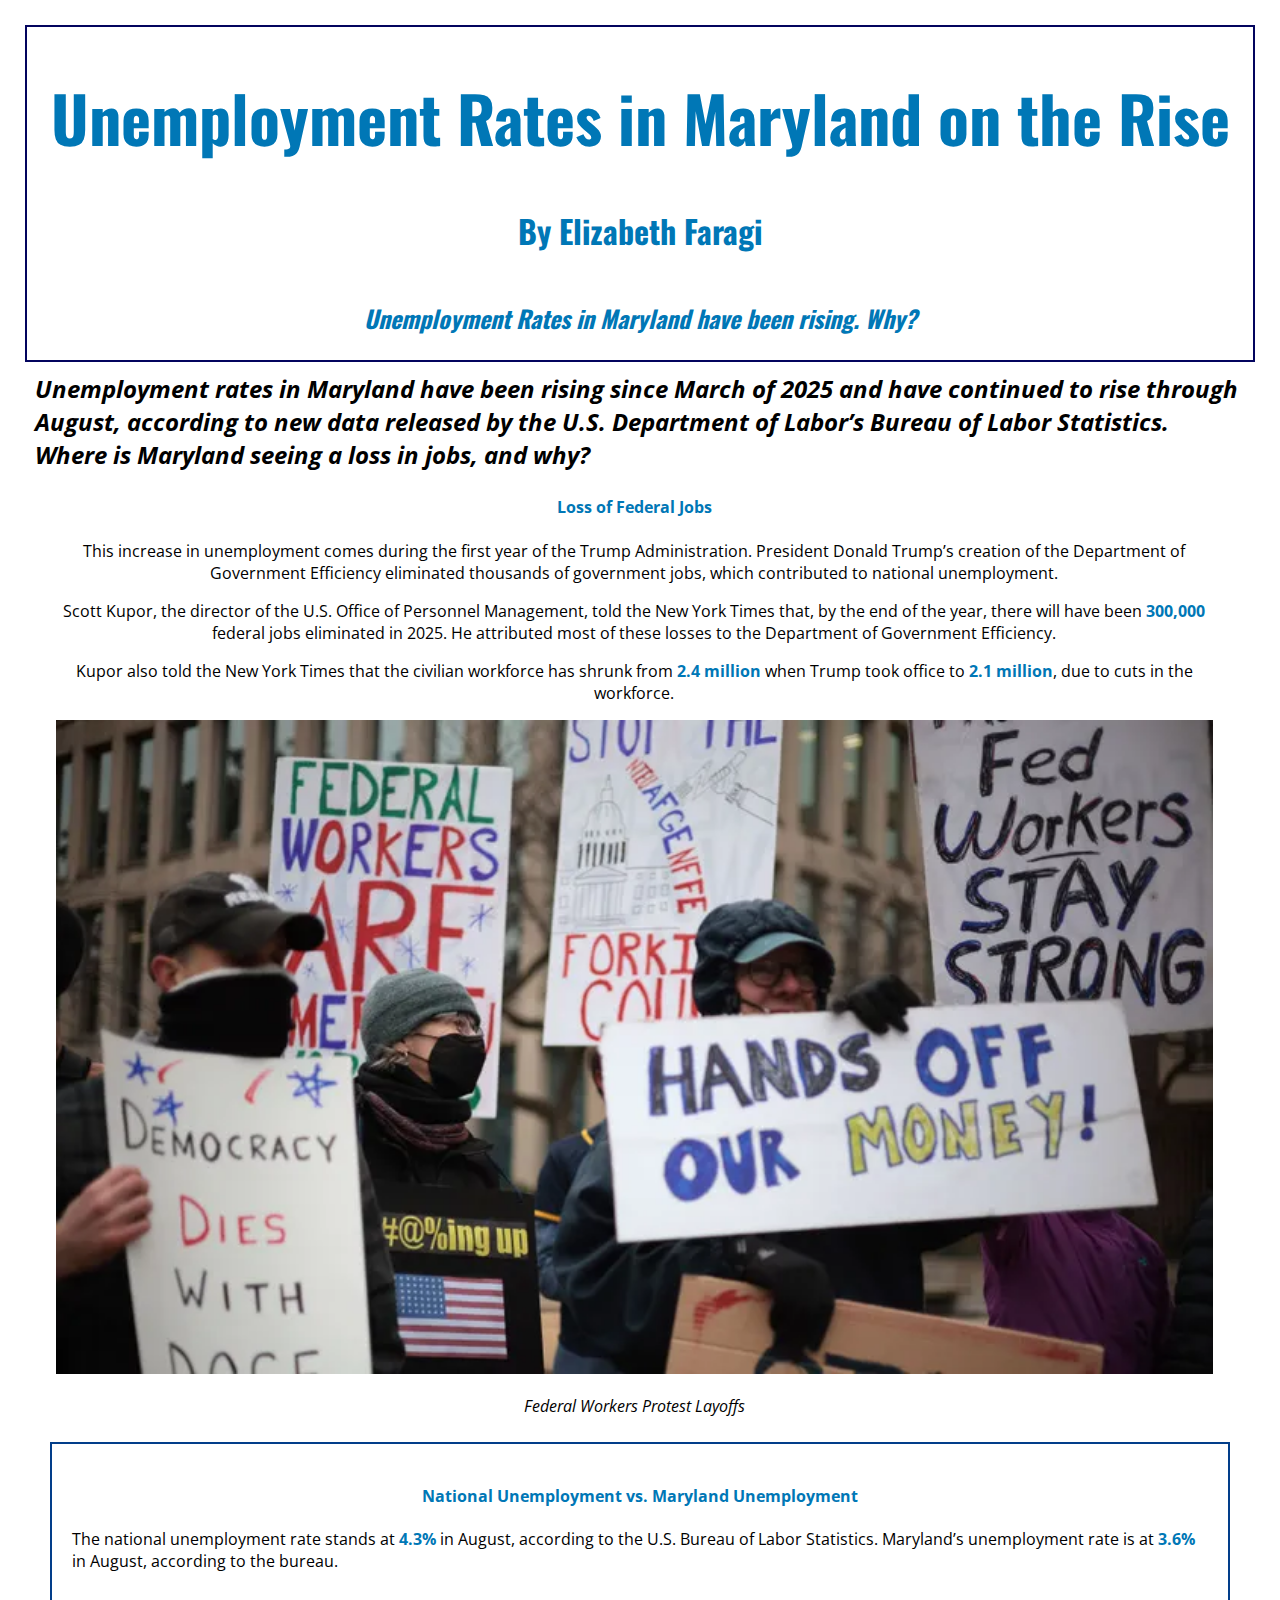
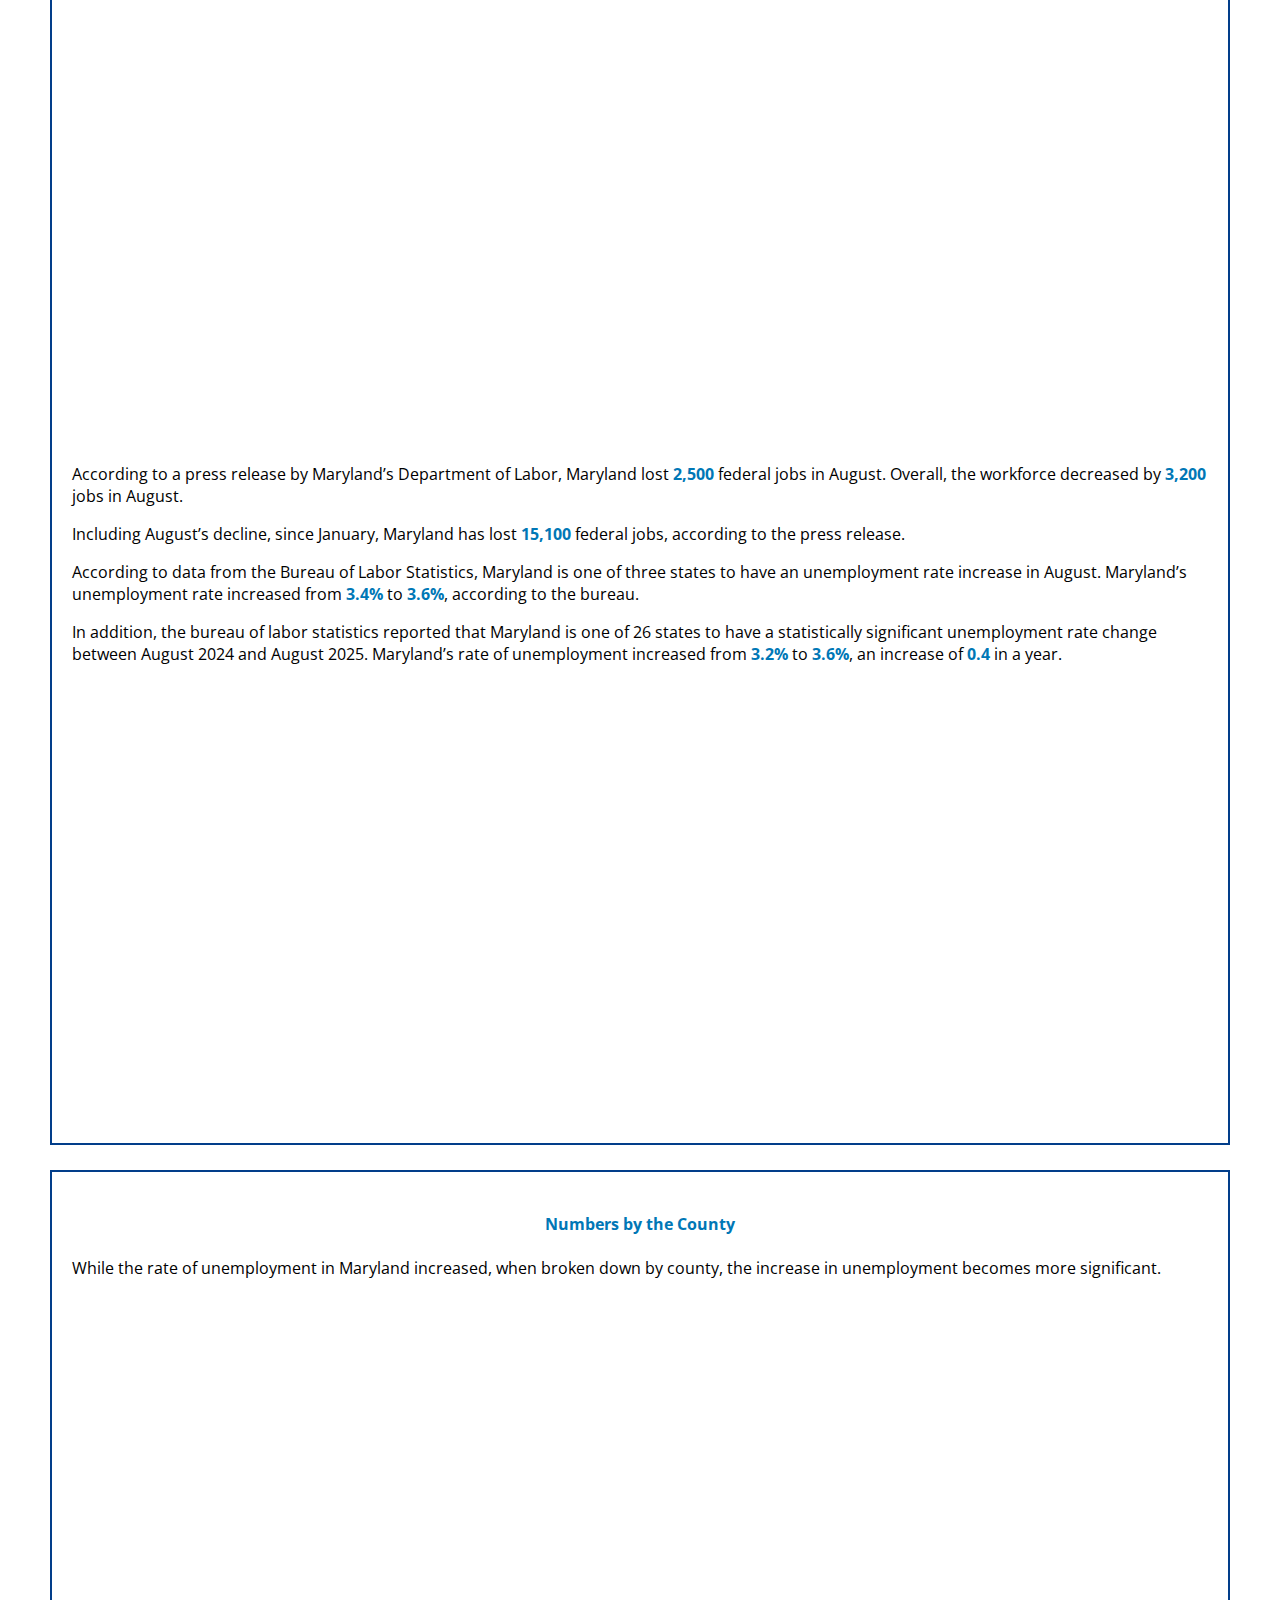
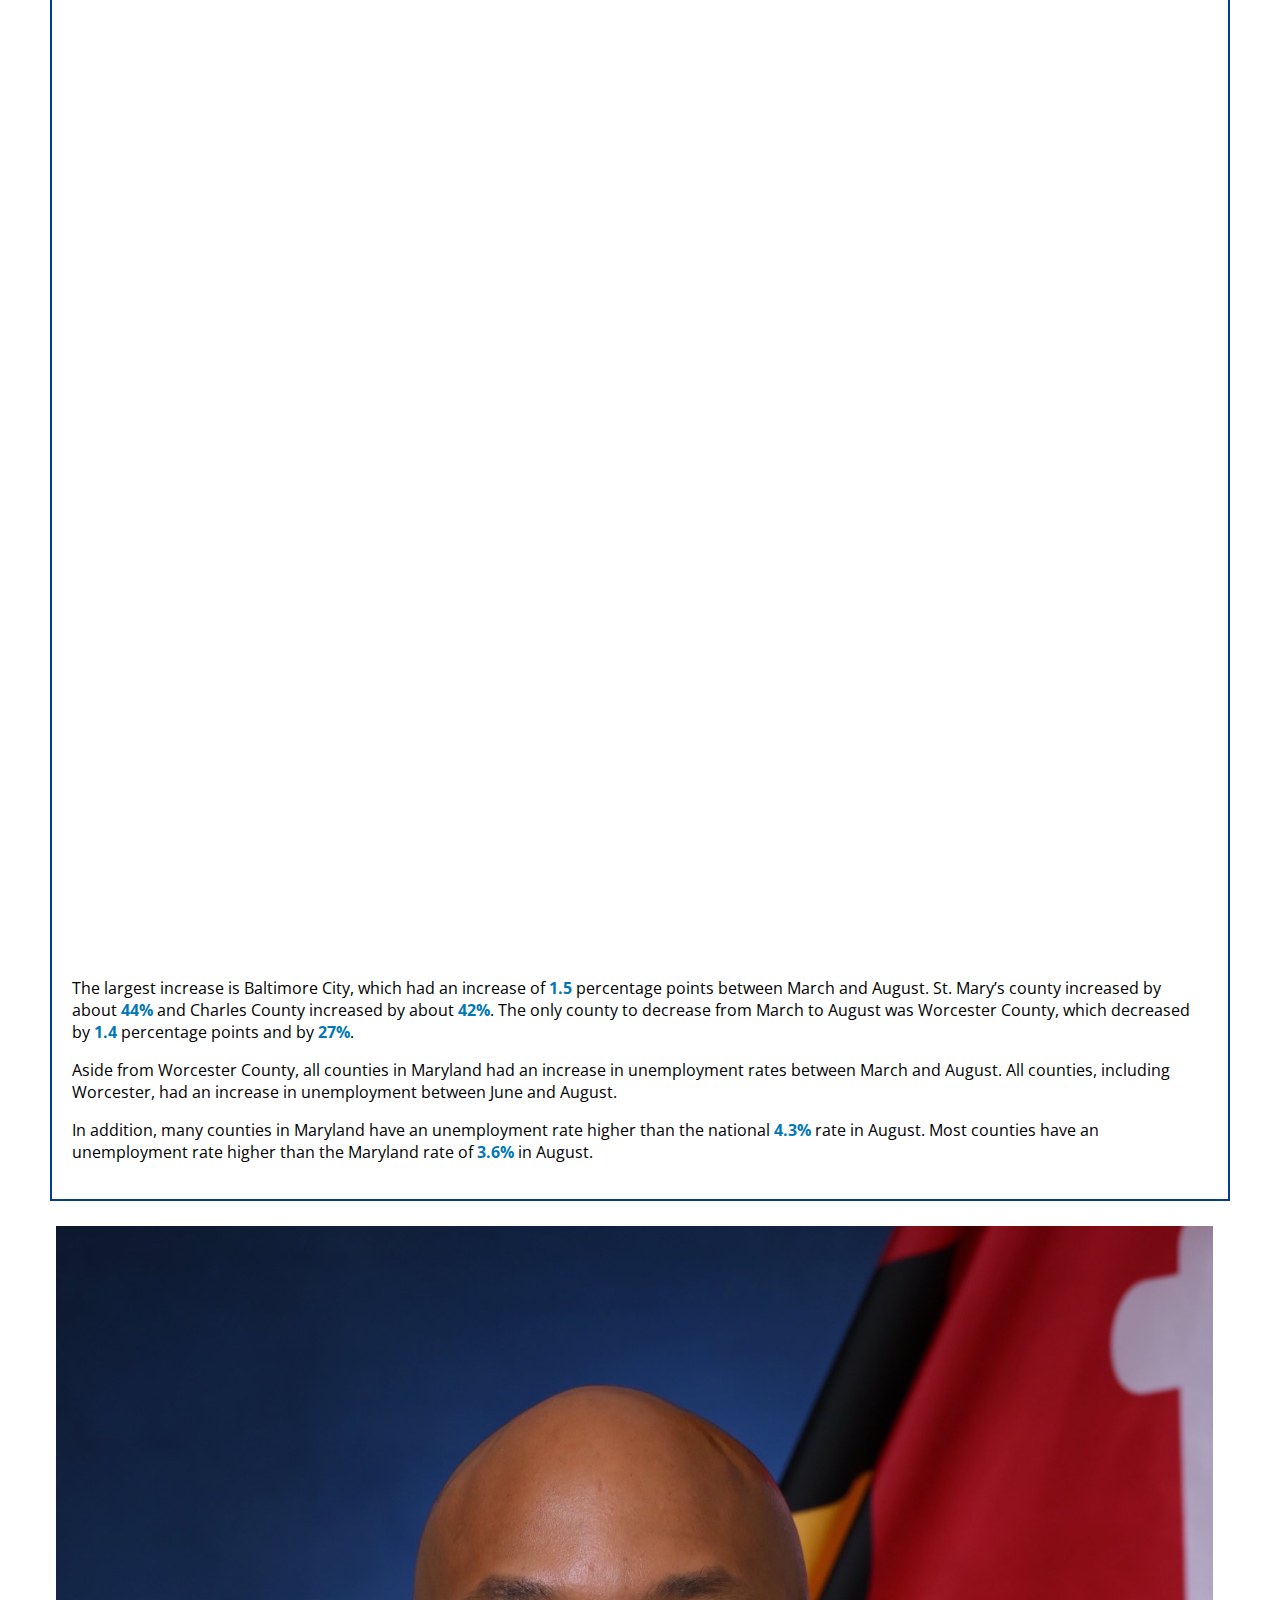
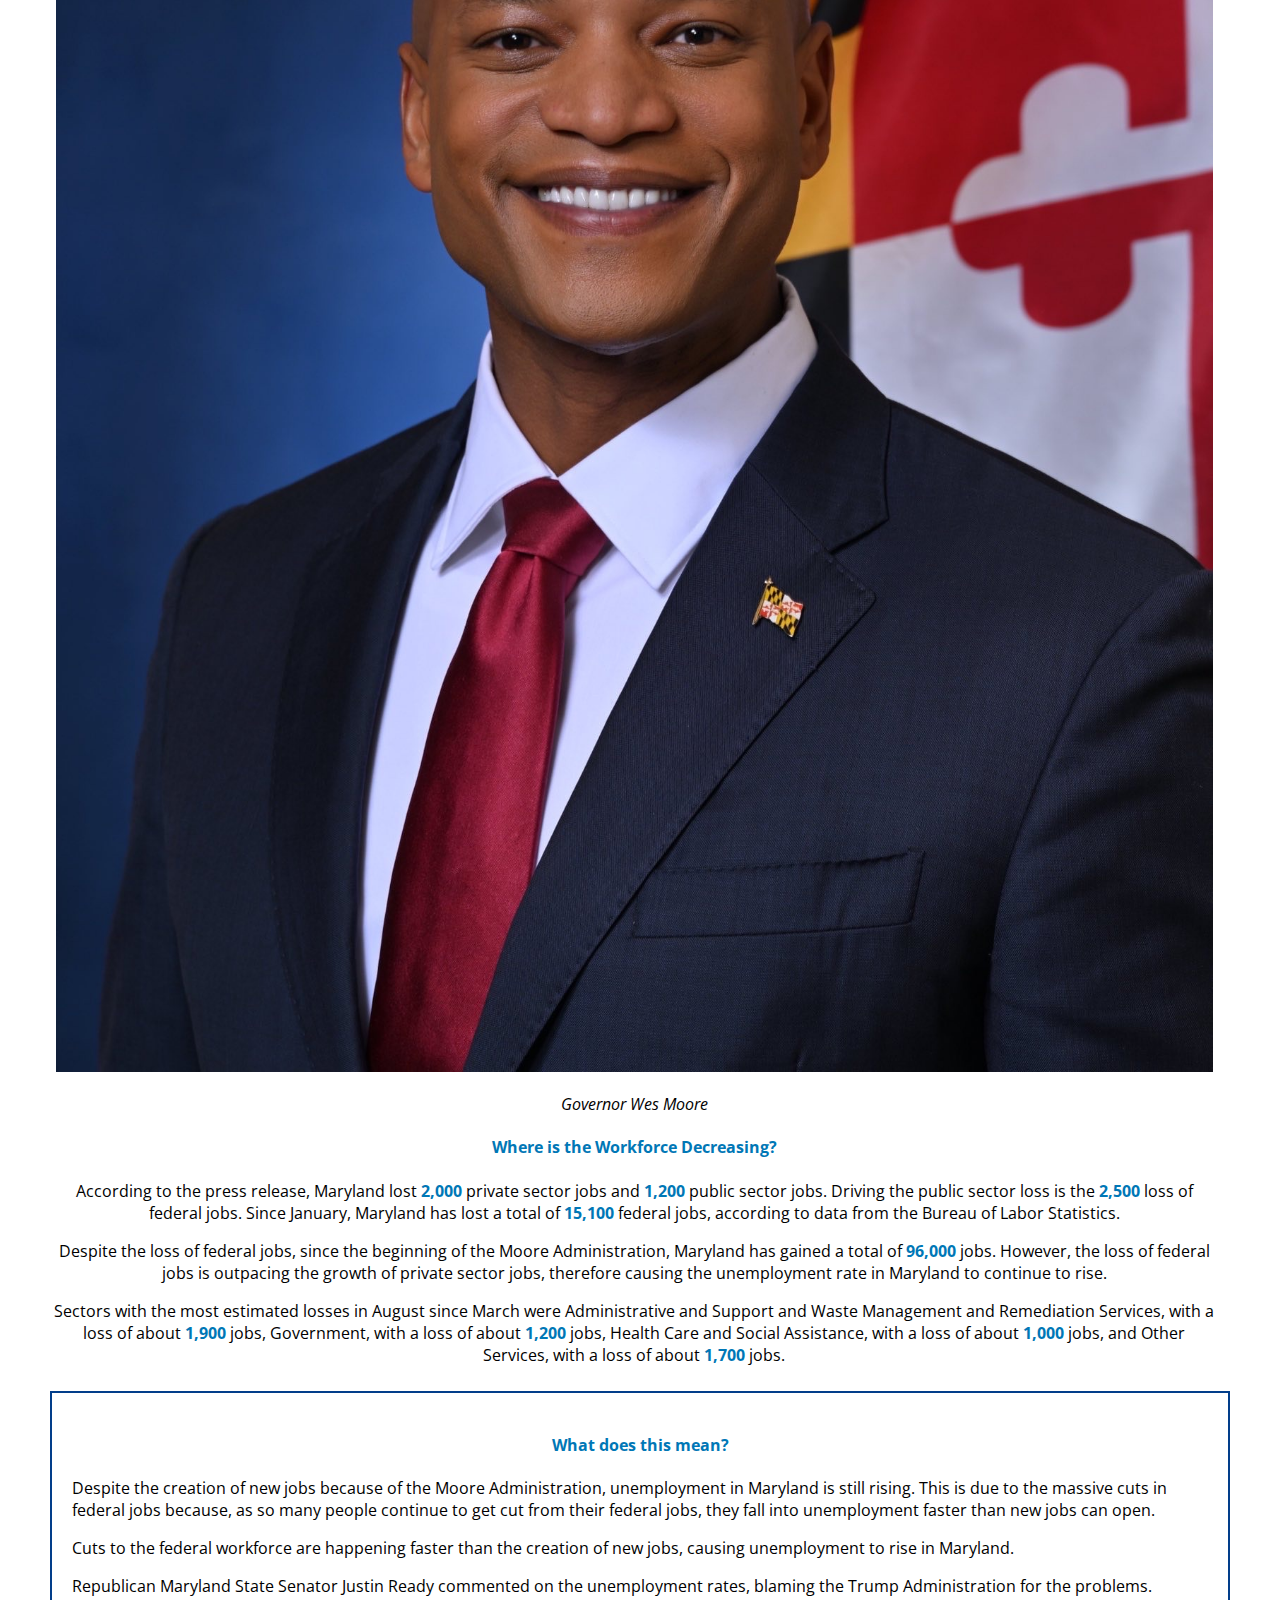
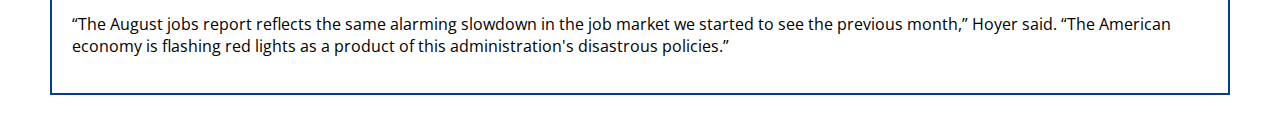
<file: projects/final project/index.html>
<!DOCTYPE html>
<html lang="en">
<head>
    <meta charset="UTF-8">
    <meta name="viewport" content="width=device-width, initial-scale=1.0">
    <title>Unemployment Rates in Maryland</title>
    <meta name="description" content="">
    
    <link href="https://cdn.jsdelivr.net/npm/bootstrap@5.3.8/dist/css/bootstrap.min.css" rel="stylesheet" integrity="sha384-sRIl4kxILFvY47J16cr9ZwB07vP4J8+LH7qKQnuqkuIAvNWLzeN8tE5YBujZqJLB" crossorigin="anonymous">
    <link rel="stylesheet" href="css/style.css">
    <script src="https://cdn.jsdelivr.net/npm/bootstrap@5.3.8/dist/js/bootstrap.bundle.min.js" integrity="sha384-FKyoEForCGlyvwx9Hj09JcYn3nv7wiPVlz7YYwJrWVcXK/BmnVDxM+D2scQbITxI" crossorigin="anonymous"></script>

    <link rel="preconnect" href="https://fonts.googleapis.com">
    <link rel="preconnect" href="https://fonts.gstatic.com" crossorigin>
    <link href="https://fonts.googleapis.com/css2?family=Open+Sans:ital,wght@0,300..800;1,300..800&family=Oswald:wght@200..700&display=swap" rel="stylesheet">
</head>
<body>
    <header>
        <h1>Unemployment Rates in Maryland on the Rise </h1>
        <h2>By Elizabeth Faragi</h2>
        <h3>Unemployment Rates in Maryland have been rising. Why? </h3>
    </header>
    <h3 id="lede">Unemployment rates in Maryland have been rising since March of 2025 and have continued to rise through August, according to new data released by the U.S. Department of Labor’s Bureau of Labor Statistics. Where is Maryland seeing a loss in jobs, and why?</h3>
    <section class="container-fluid">
        <div class="row">
            <div class="col-md-6">
                <h4>Loss of Federal Jobs</h4>
                <p>This increase in unemployment comes during the first year of the Trump Administration. President Donald Trump’s creation of the Department of Government Efficiency eliminated thousands of government jobs, which contributed to national unemployment. </p>
                <p>Scott Kupor, the director of the U.S. Office of Personnel Management, told the New York Times that, by the end of the year, there will have been <b>300,000</b> federal jobs eliminated in 2025. He attributed most of these losses to the Department of Government Efficiency.</p>
                <p>Kupor also told the New York Times that the civilian workforce has shrunk from <b>2.4 million</b> when Trump took office to <b>2.1 million</b>, due to cuts in the workforce.</p>
            </div>
            <div class="col-md-6">
                <img src="images/federal-workers-protest.webp" alt="protest", id="protest">
                <p class="photo-caption">Federal Workers Protest Layoffs</p>
            </div>
        </div>
    </section>
    <section class="box">
        <h4>National Unemployment vs. Maryland Unemployment</h4>
        <p>The national unemployment rate stands at <b>4.3%</b> in August, according to the U.S. Bureau of Labor Statistics. Maryland’s unemployment rate is at <b>3.6%</b> in August, according to the bureau. </p>
        <iframe title="Maryland Unemployment Rate Vs Nationally" aria-label="Line chart" id="datawrapper-chart-JYc1f" src="https://datawrapper.dwcdn.net/JYc1f/2/" scrolling="no" frameborder="0" style="width: 0; min-width: 100% !important; border: none;" height="454" data-external="1"></iframe><script type="text/javascript">window.addEventListener("message",function(a){if(void 0!==a.data["datawrapper-height"]){var e=document.querySelectorAll("iframe");for(var t in a.data["datawrapper-height"])for(var r,i=0;r=e[i];i++)if(r.contentWindow===a.source){var d=a.data["datawrapper-height"][t]+"px";r.style.height=d}}});</script>
        <p>According to a press release by Maryland’s Department of Labor, Maryland lost <b>2,500</b> federal jobs in August. Overall, the workforce decreased by <b>3,200</b> jobs in August.</p>
        <p>Including August’s decline, since January, Maryland has lost <b>15,100</b> federal jobs, according to the press release.</p>
        <p>According to data from the Bureau of Labor Statistics, Maryland is one of three states to have an unemployment rate increase in August. Maryland’s unemployment rate increased from <b>3.4%</b> to <b>3.6%</b>, according to the bureau.</p>
        <p>In addition, the bureau of labor statistics reported that Maryland is one of 26 states to have a statistically significant unemployment rate change between August 2024 and August 2025. Maryland’s rate of unemployment increased from <b>3.2%</b> to <b>3.6%</b>, an increase of <b>0.4</b> in a year.</p>
        <iframe title="Maryland Unemployment" aria-label="Line chart" id="datawrapper-chart-aJ3t0" src="https://datawrapper.dwcdn.net/aJ3t0/1/" scrolling="no" frameborder="0" style="width: 0; min-width: 100% !important; border: none;" height="437" data-external="1"></iframe><script type="text/javascript">window.addEventListener("message",function(a){if(void 0!==a.data["datawrapper-height"]){var e=document.querySelectorAll("iframe");for(var t in a.data["datawrapper-height"])for(var r,i=0;r=e[i];i++)if(r.contentWindow===a.source){var d=a.data["datawrapper-height"][t]+"px";r.style.height=d}}});</script>
    </section>
    <section class="box">
        <h4>Numbers by the County</h4>
        <p>While the rate of unemployment in Maryland increased, when broken down by county, the increase in unemployment becomes more significant. </p>
        <iframe title="Unemployment Rate by County" aria-label="Small multiple line chart" id="datawrapper-chart-0vx2j" src="https://datawrapper.dwcdn.net/0vx2j/2/" scrolling="no" frameborder="0" style="width: 0; min-width: 100% !important; border: none;" height="1261" data-external="1"></iframe><script type="text/javascript">window.addEventListener("message",function(a){if(void 0!==a.data["datawrapper-height"]){var e=document.querySelectorAll("iframe");for(var t in a.data["datawrapper-height"])for(var r,i=0;r=e[i];i++)if(r.contentWindow===a.source){var d=a.data["datawrapper-height"][t]+"px";r.style.height=d}}});</script>
        <p>The largest increase is Baltimore City, which had an increase of <b>1.5</b> percentage points between March and August. St. Mary’s county increased by about <b>44%</b> and Charles County increased by about <b>42%</b>. The only county to decrease from March to August was Worcester County, which decreased by <b>1.4</b> percentage points and by <b>27%</b>.</p>
        <p>Aside from Worcester County, all counties in Maryland had an increase in unemployment rates between March and August. All counties, including Worcester, had an increase in unemployment between June and August.</p>
        <p>In addition, many counties in Maryland have an unemployment rate higher than the national <b>4.3%</b> rate in August. Most counties have an unemployment rate higher than the Maryland rate of <b>3.6%</b> in August.</p>
    </section>
    <section class="container-fluid">
        <div class="row">
            <div class="col-md-6">
                <img src="images/wes-moore.jpeg" alt="Governor Wes Moore" id="wes-moore">
                <p class="photo-caption">Governor Wes Moore</p>
            </div>
            <div class="col-md-6">
                <h4>Where is the Workforce Decreasing?</h4>
                <p>According to the press release, Maryland lost <b>2,000</b> private sector jobs and <b>1,200</b> public sector jobs. Driving the public sector loss is the <b>2,500</b> loss of federal jobs. Since January, Maryland has lost a total of <b>15,100</b> federal jobs, according to data from the Bureau of Labor Statistics.</p>
                <p>Despite the loss of federal jobs, since the beginning of the Moore Administration, Maryland has gained a total of <b>96,000</b> jobs. However, the loss of federal jobs is outpacing the growth of private sector jobs, therefore causing the unemployment rate in Maryland to continue to rise. </p>
                <p>Sectors with the most estimated losses in August since March were Administrative and Support and Waste Management and Remediation Services, with a loss of about <b>1,900</b> jobs, Government, with a loss of about <b>1,200</b> jobs, Health Care and Social Assistance, with a loss of about <b>1,000</b> jobs, and Other Services, with a loss of about <b>1,700</b> jobs.</p>
            </div>
        </div>
    </section>
    <section class="box">
        <h4>What does this mean?</h4>
        <p>Despite the creation of new jobs because of the Moore Administration, unemployment in Maryland is still rising. This is due to the massive cuts in federal jobs because, as so many people continue to get cut from their federal jobs, they fall into unemployment faster than new jobs can open.</p>
        <p>Cuts to the federal workforce are happening faster than the creation of new jobs, causing unemployment to rise in Maryland. </p>
        <p>Republican Maryland State Senator Justin Ready commented on the unemployment rates, blaming the Trump Administration for the problems.</p>
        <p>“The August jobs report reflects the same alarming slowdown in the job market we started to see the previous month,” Hoyer said. “The American economy is flashing red lights as a product of this administration's disastrous policies.”</p>
    </section>
</body>
</html>
</file>
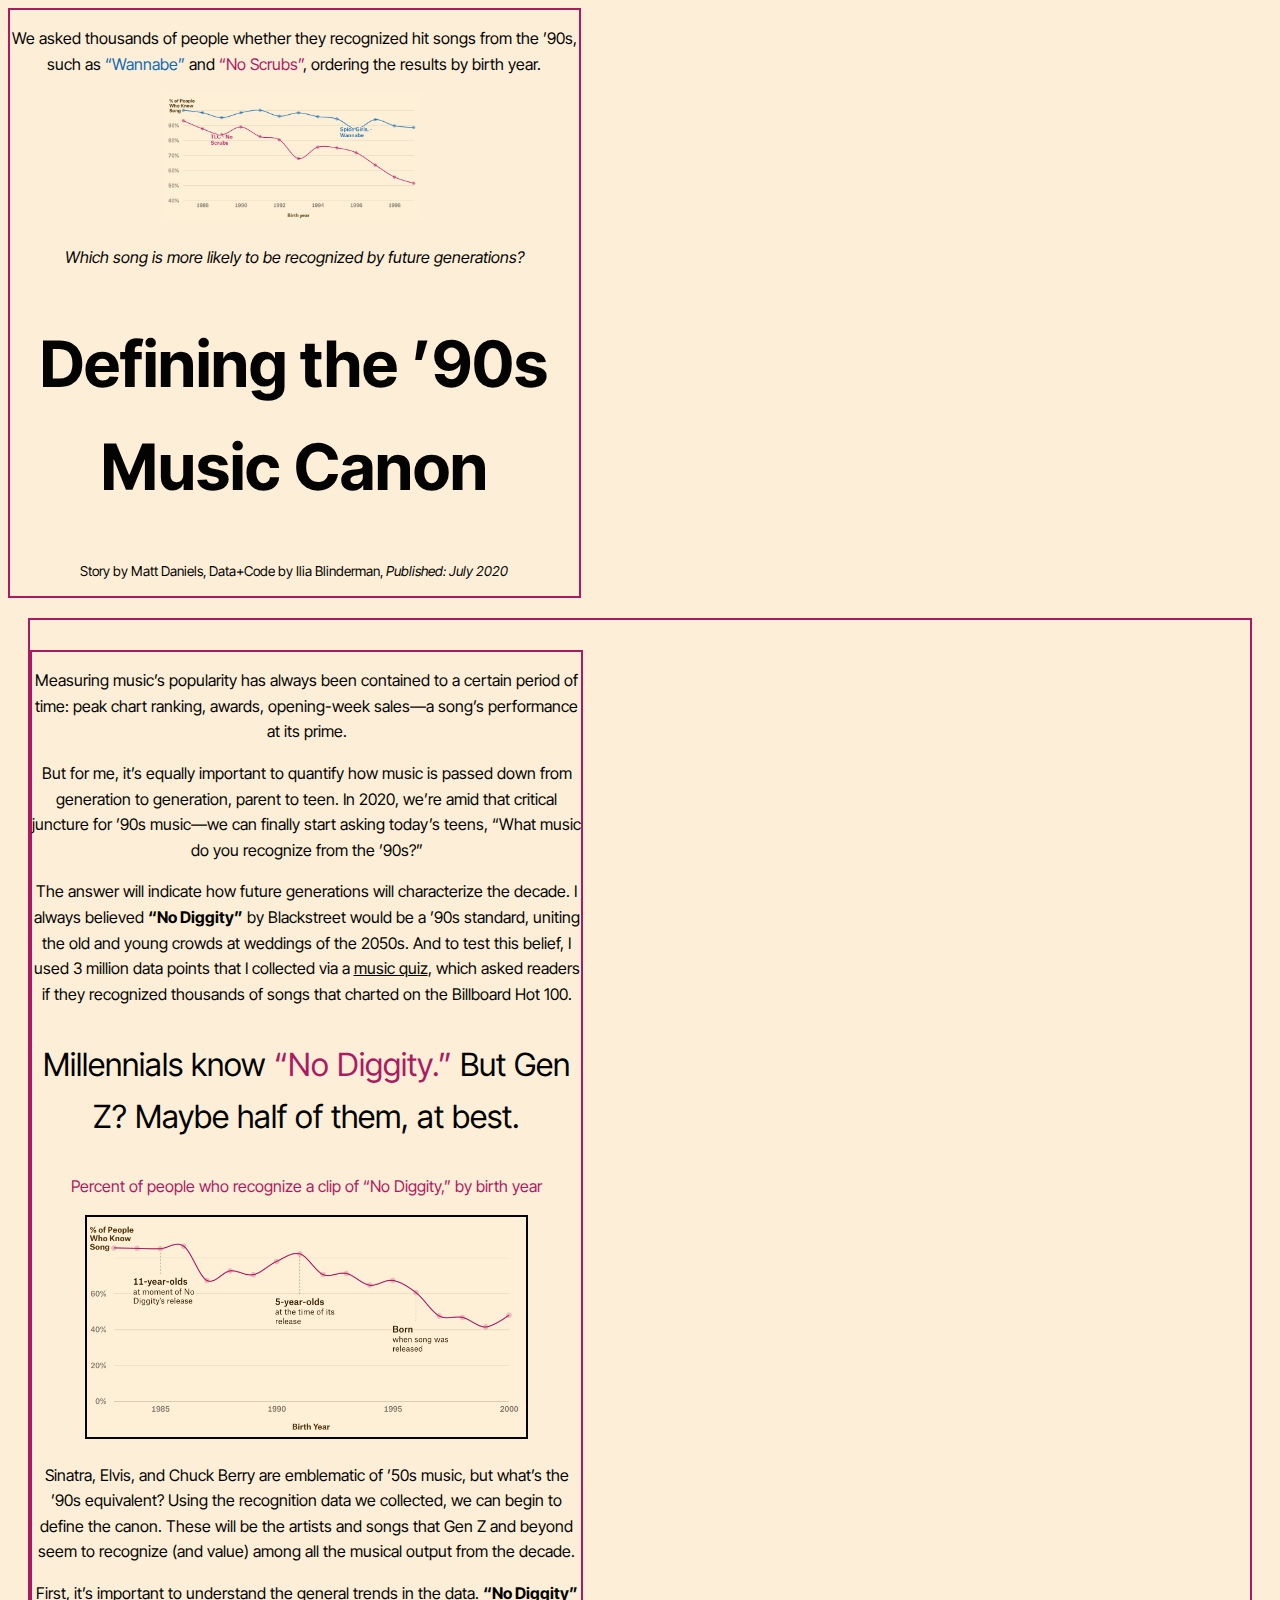
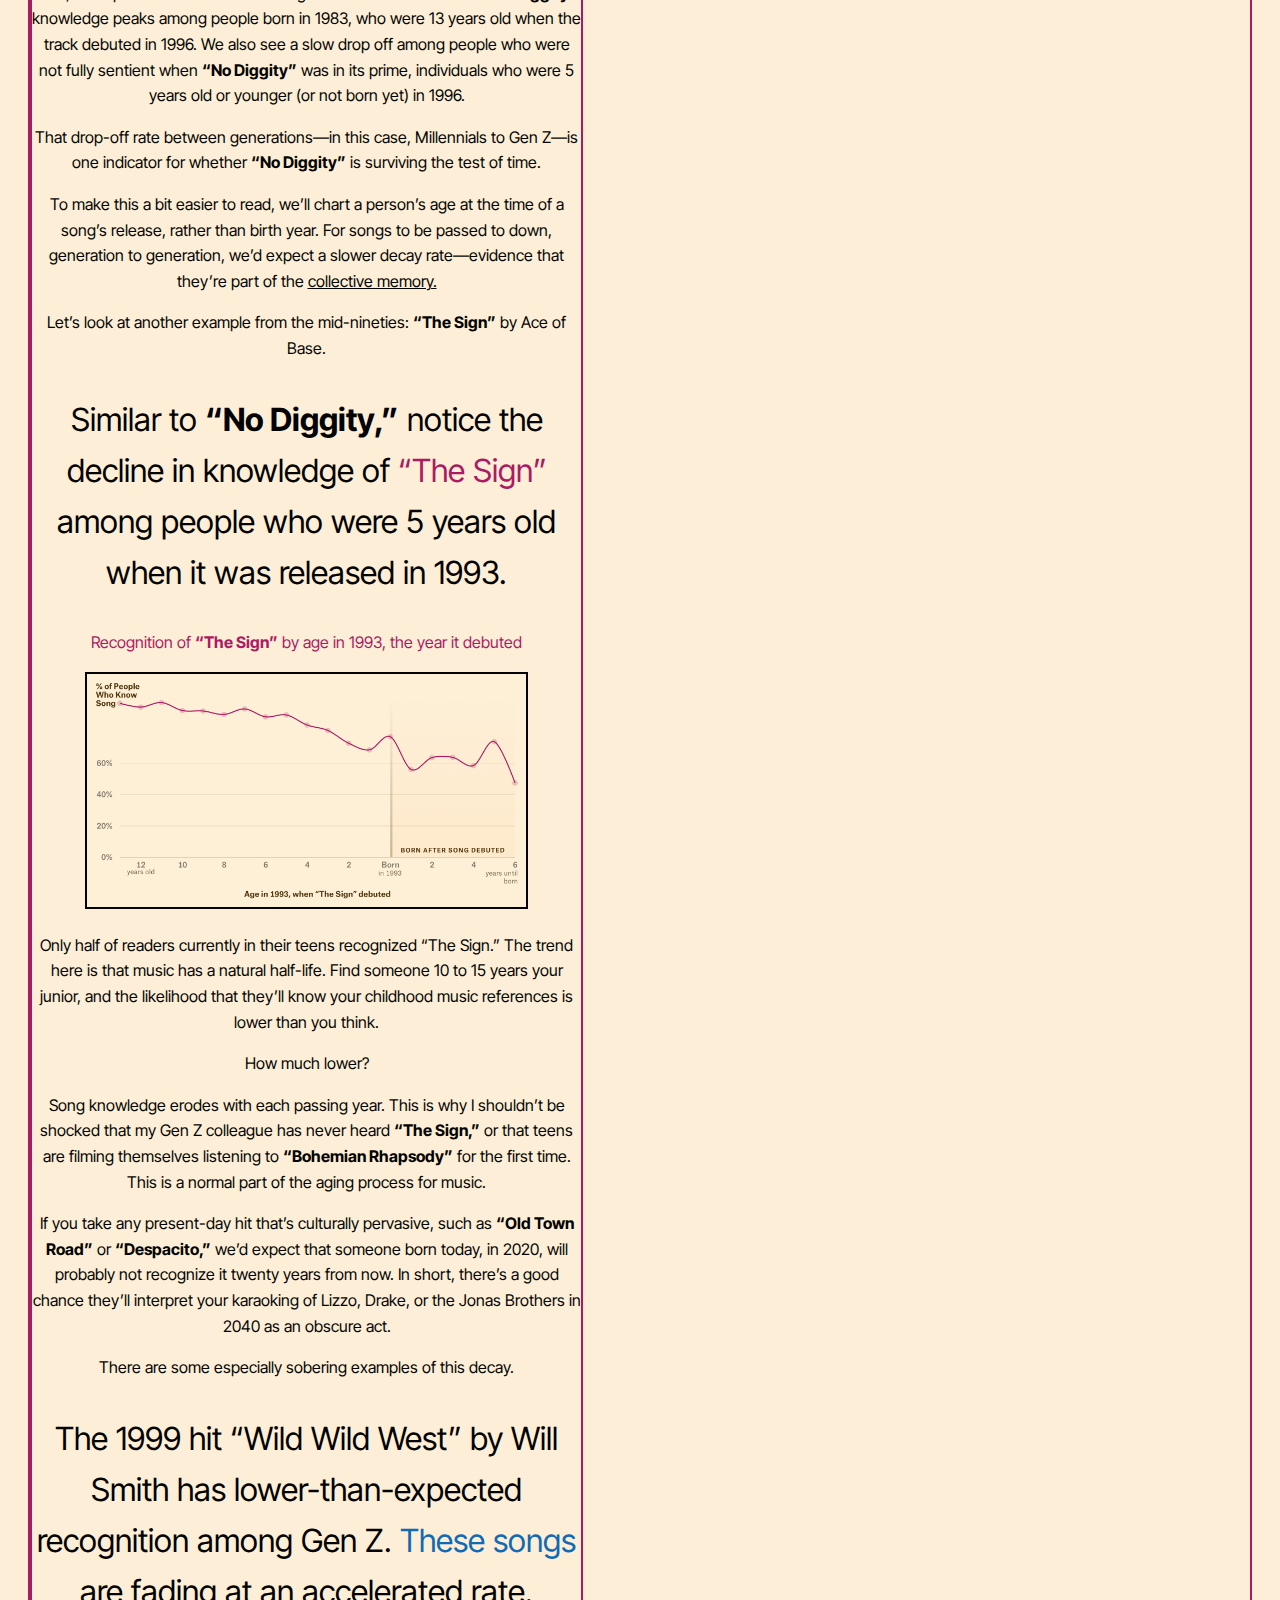
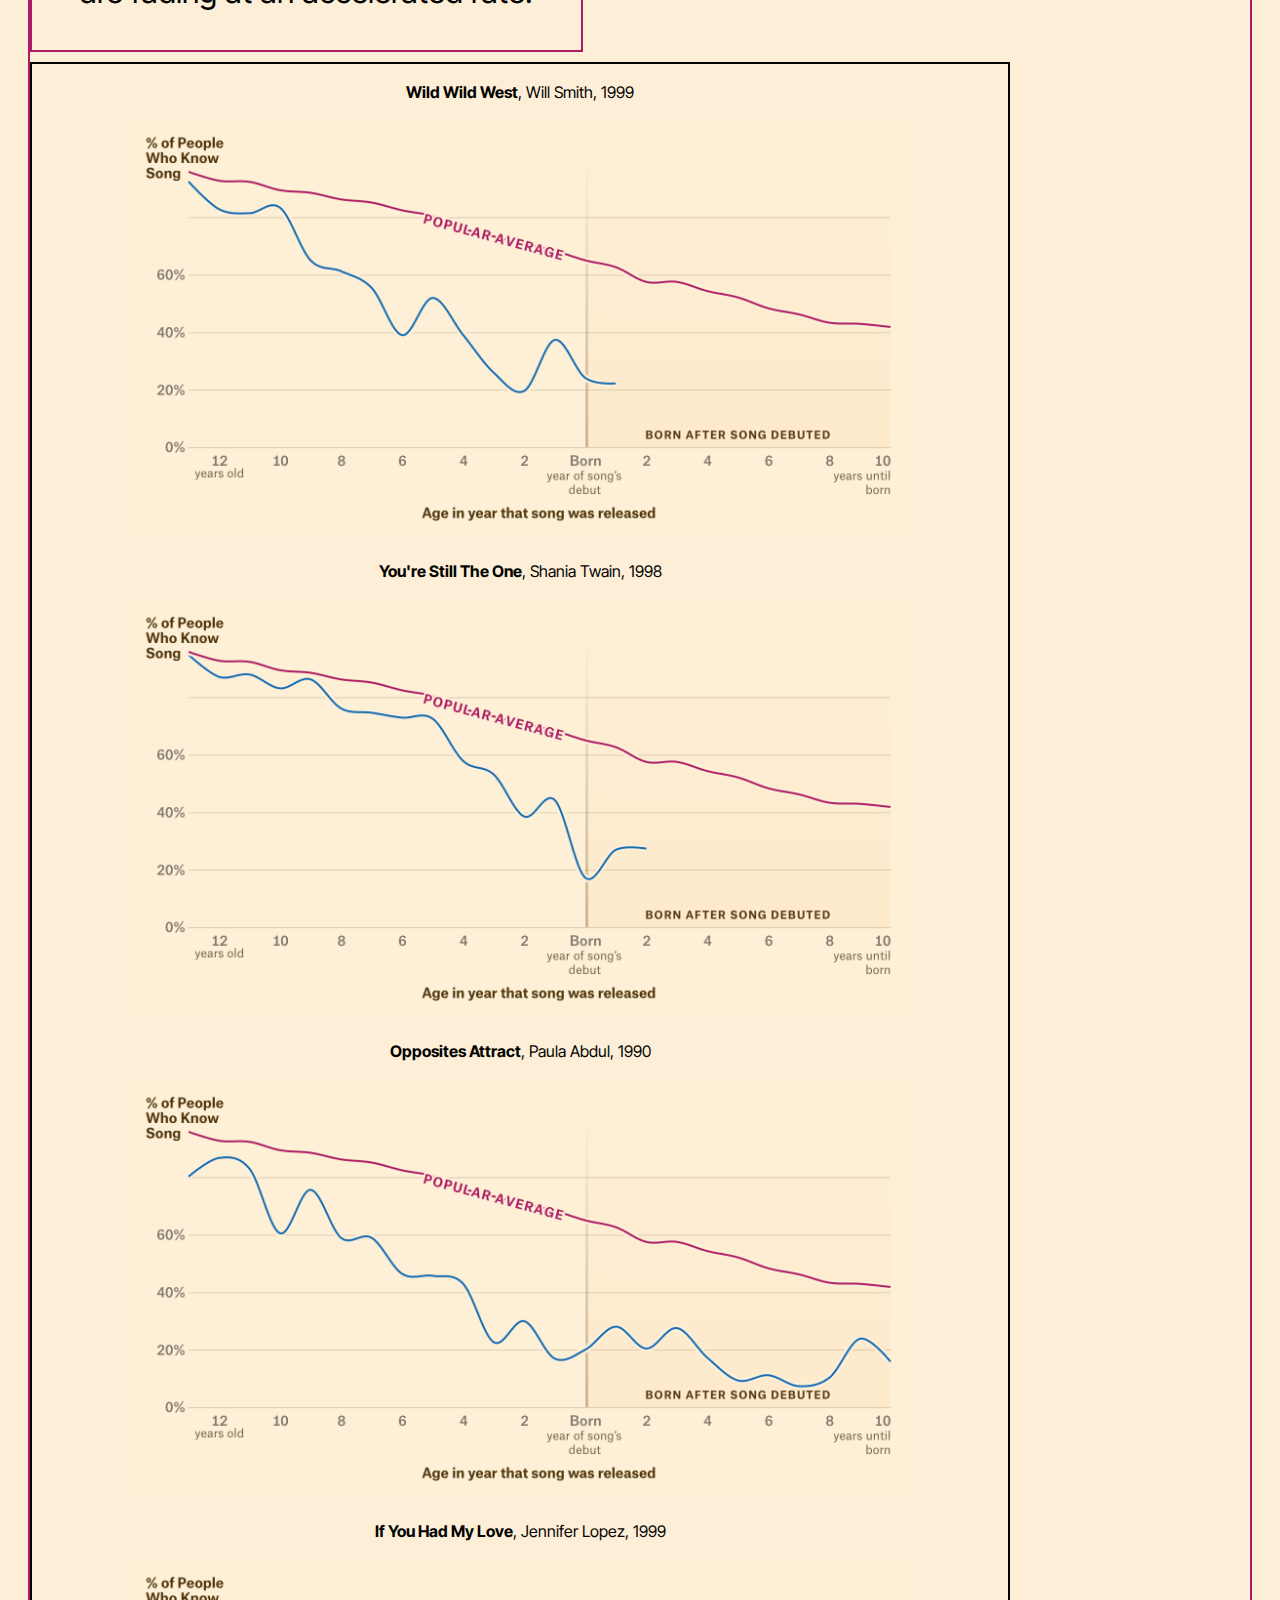
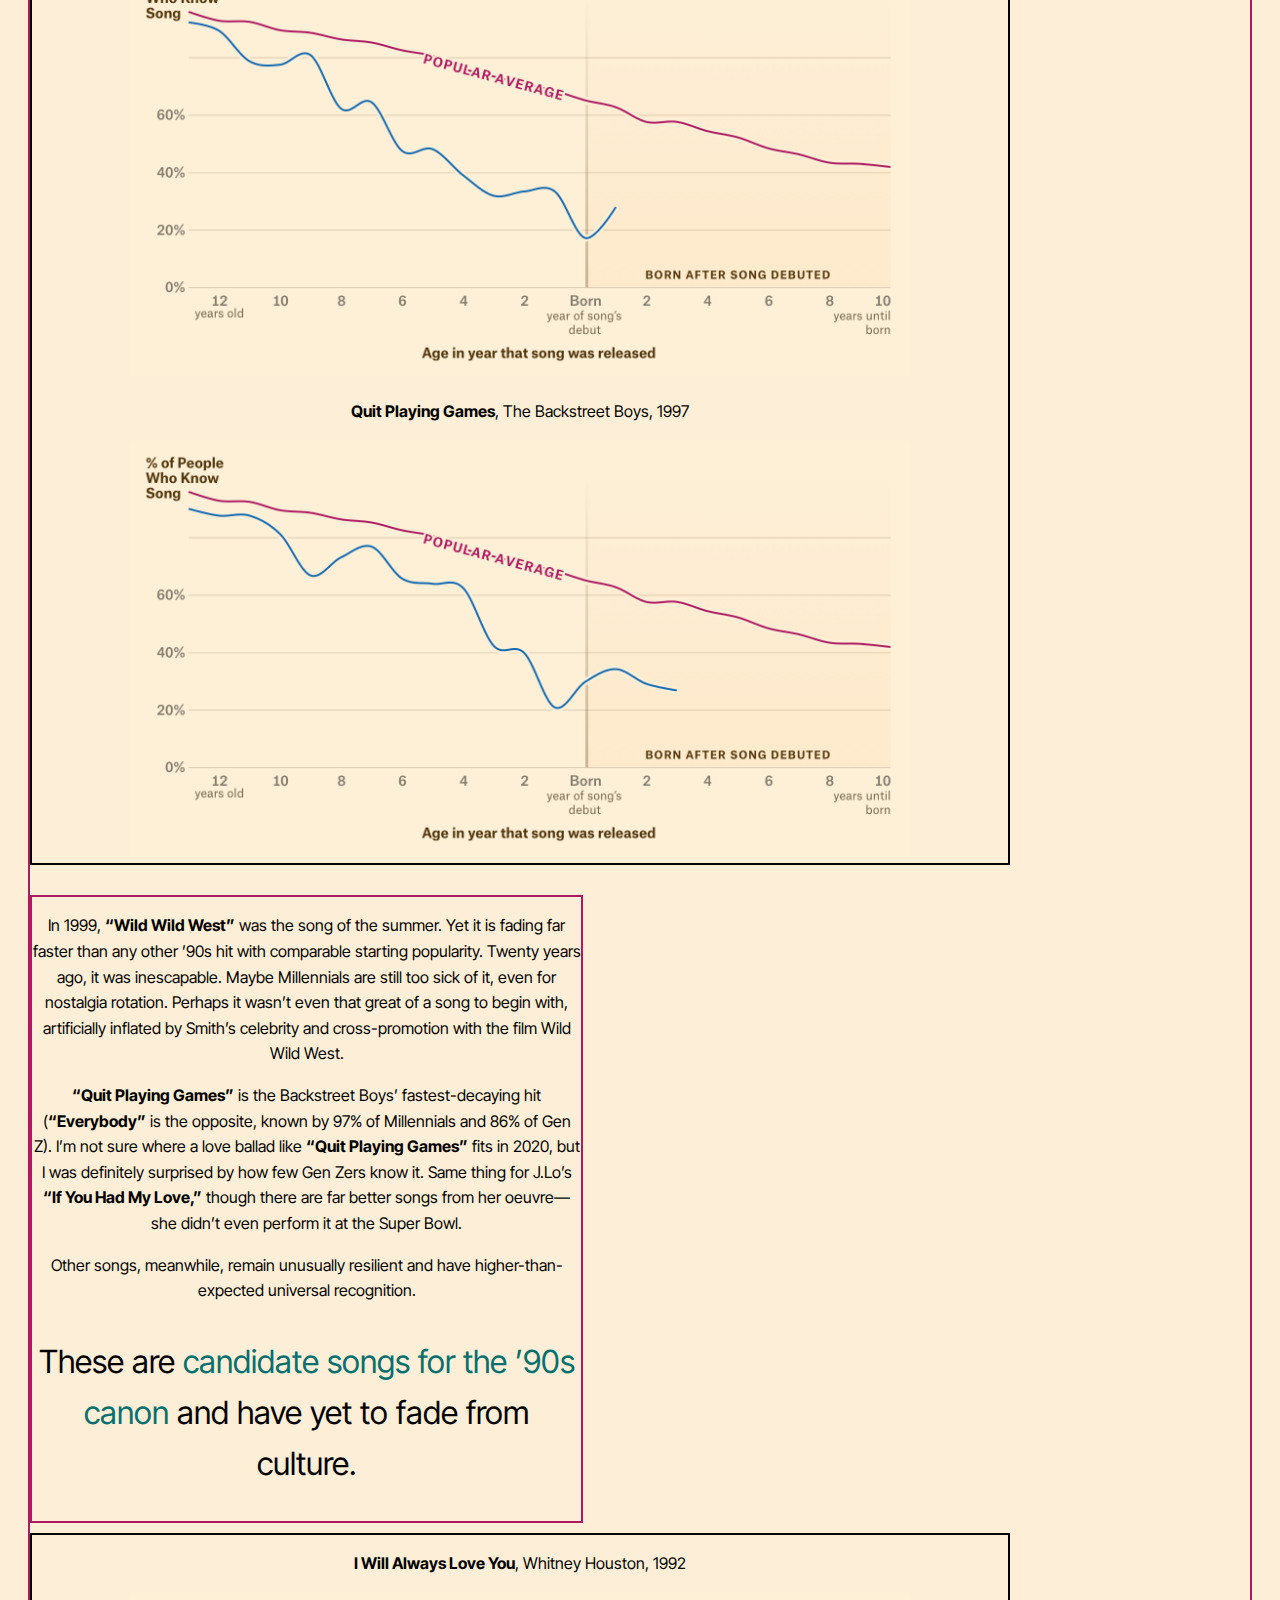
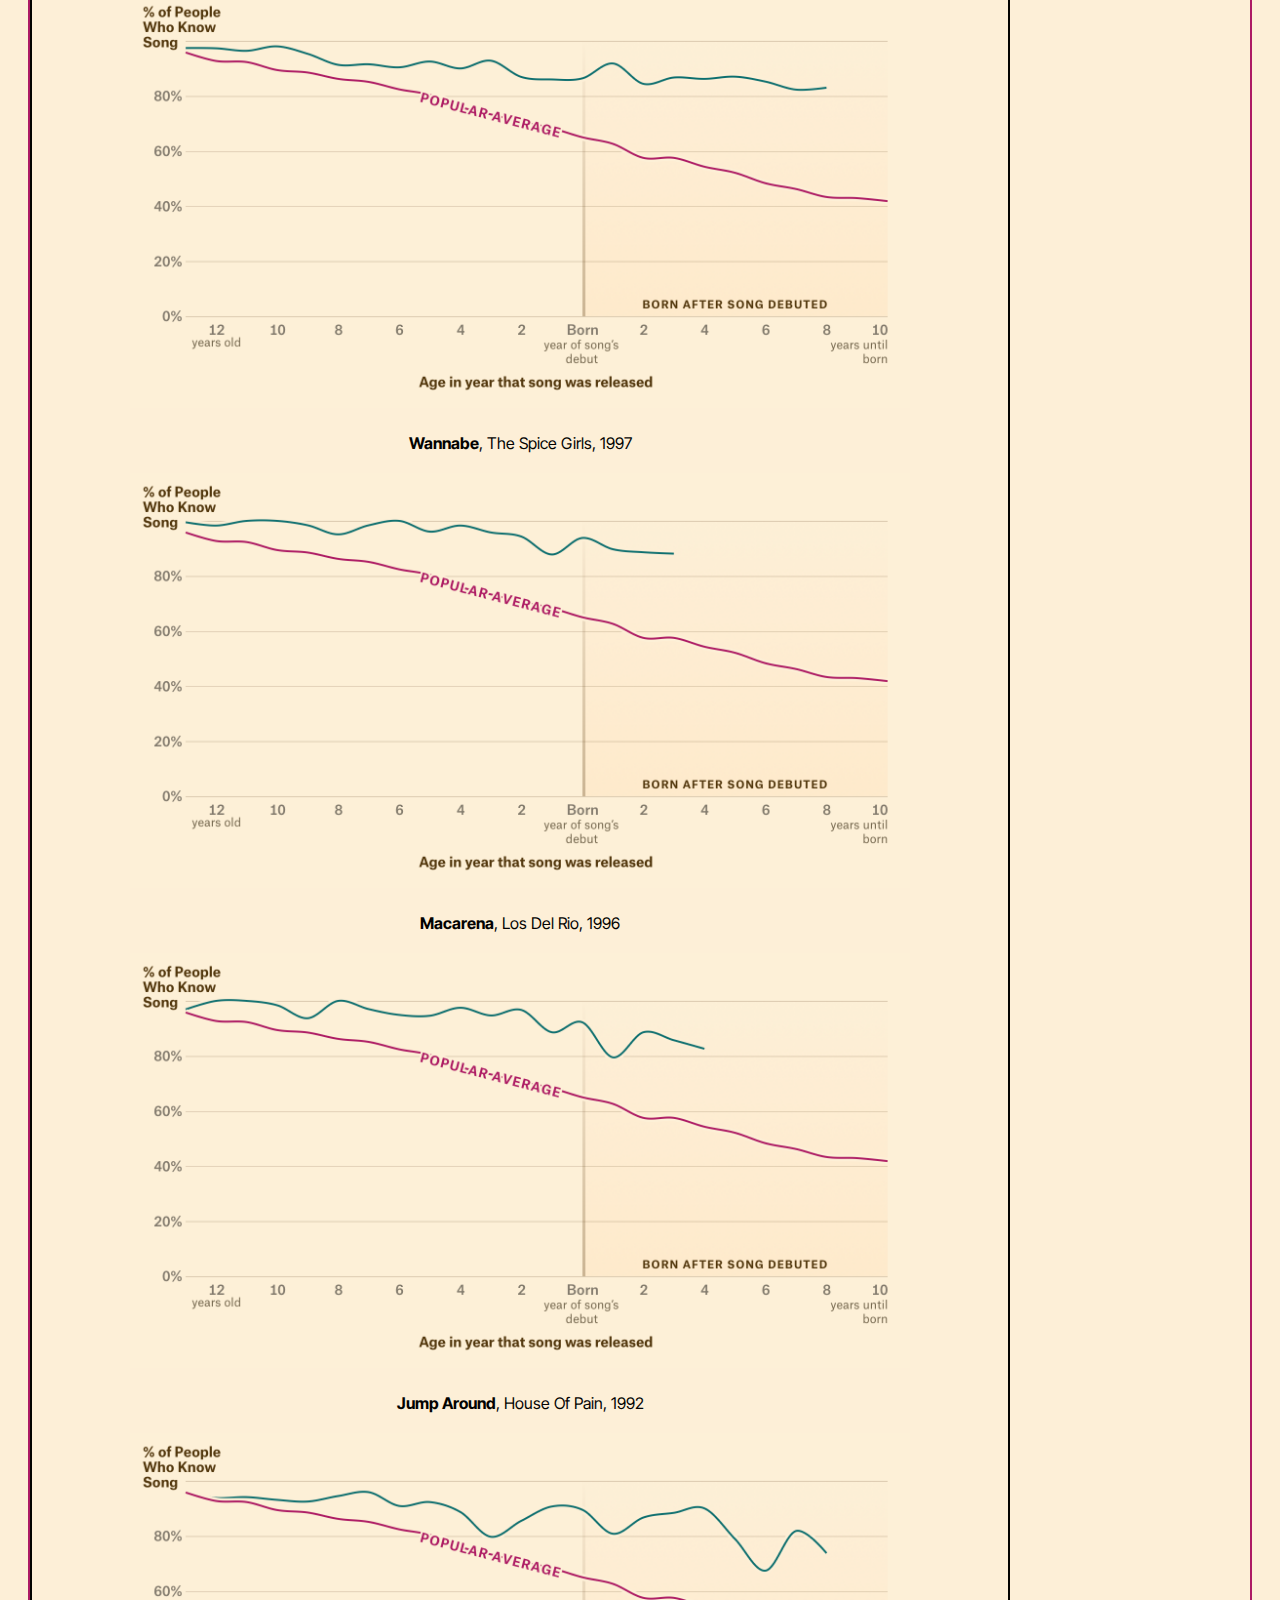
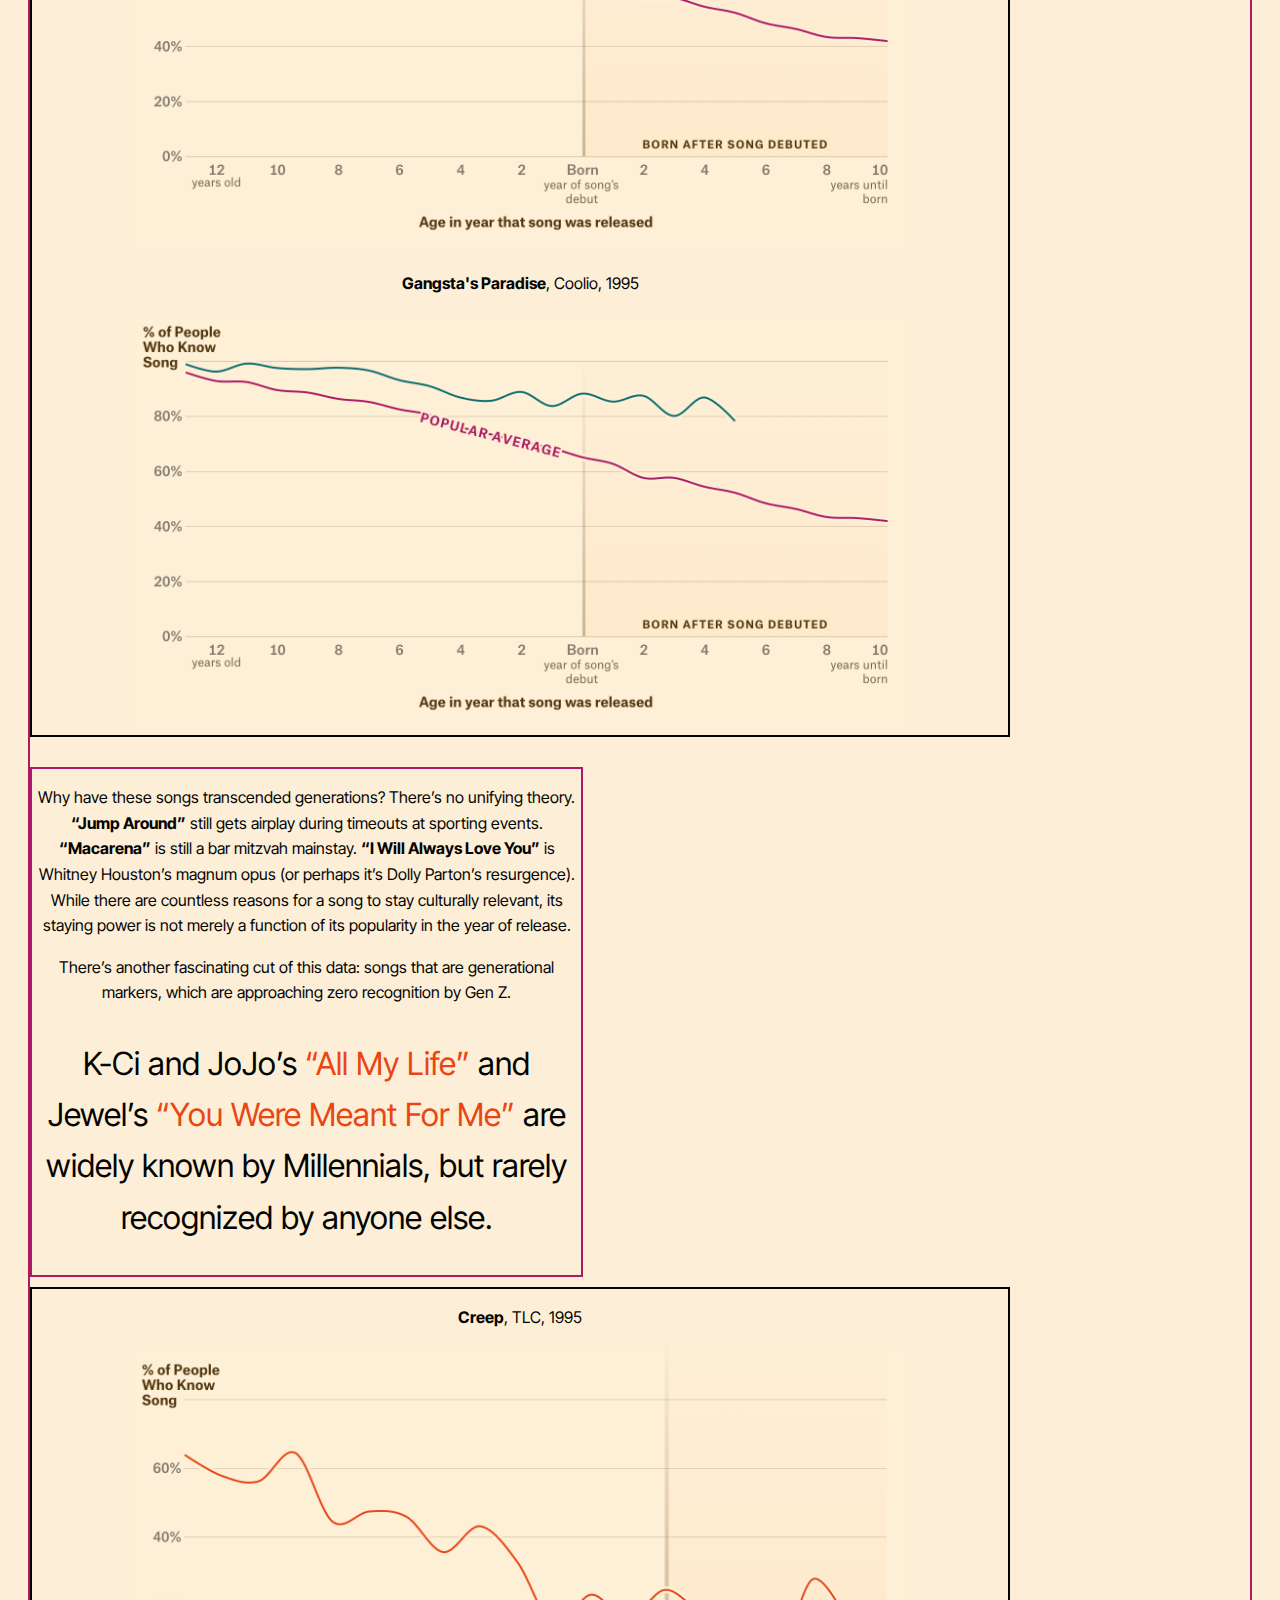
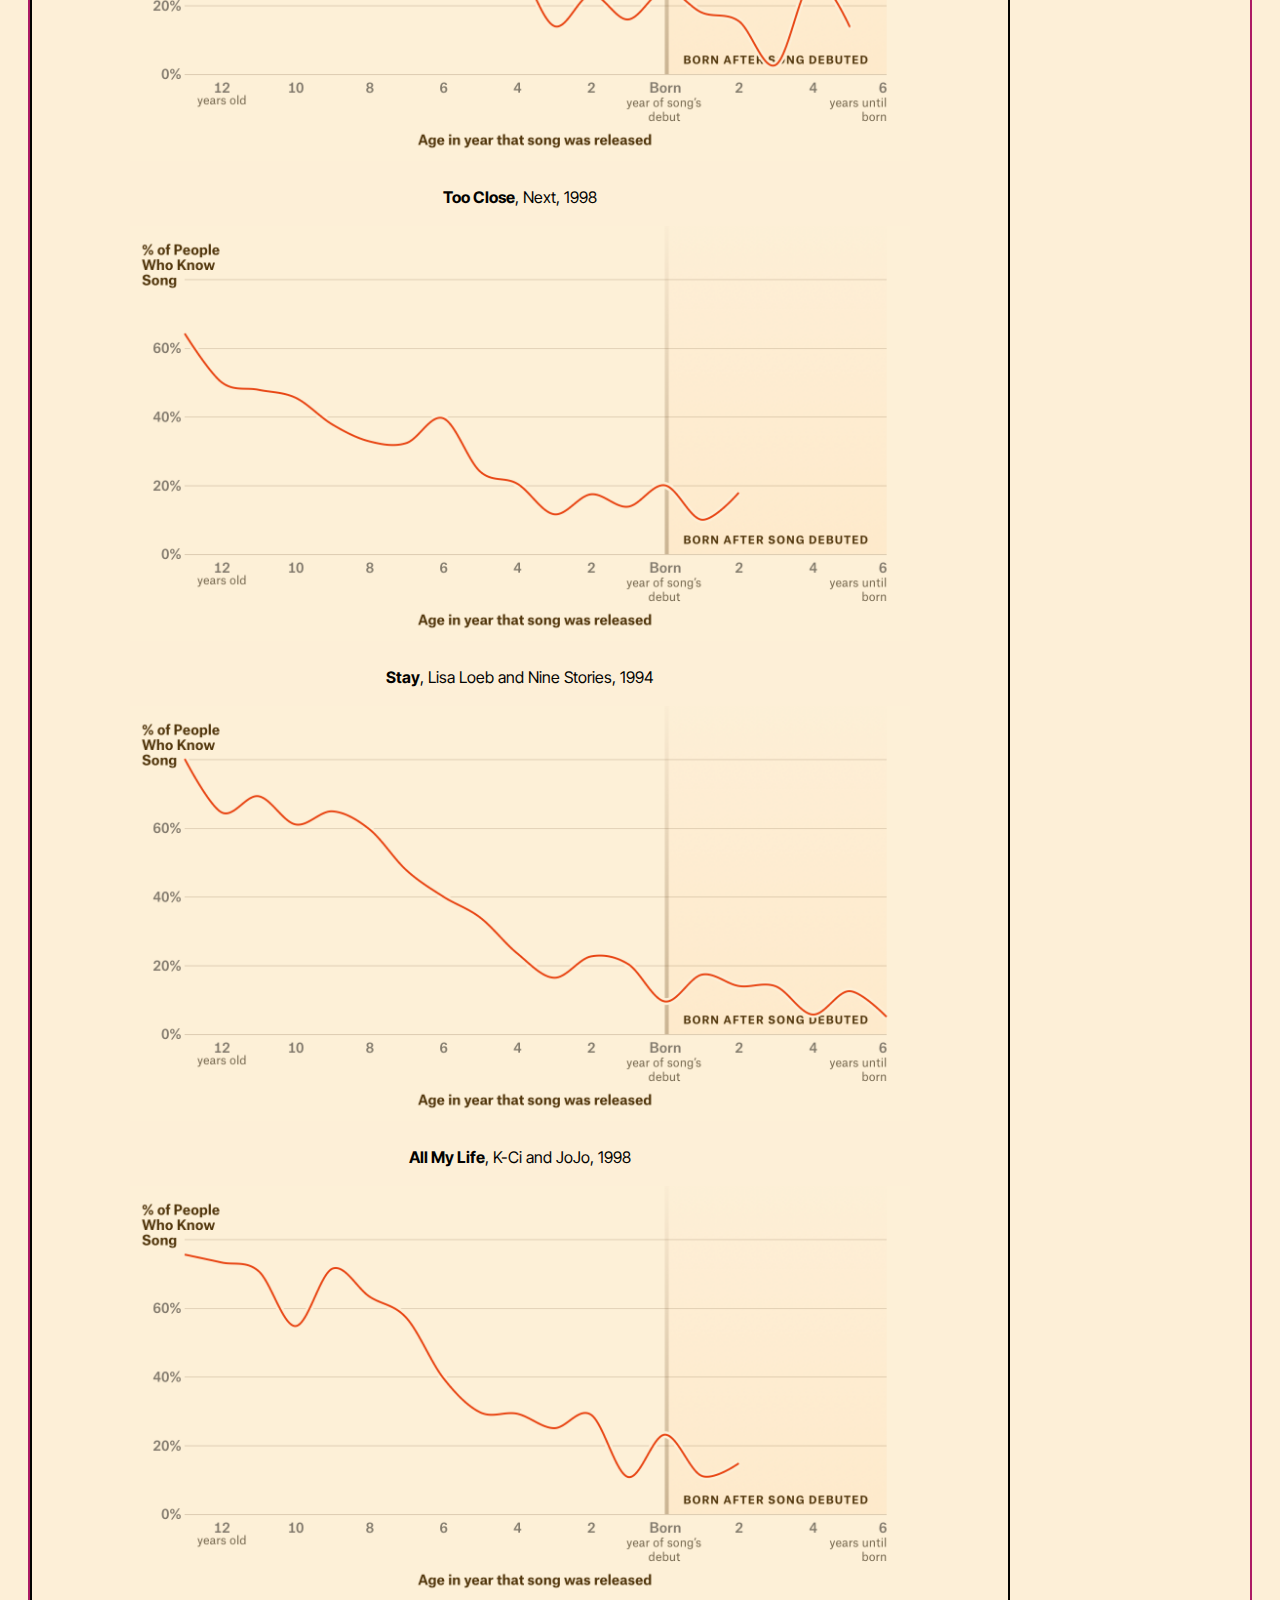
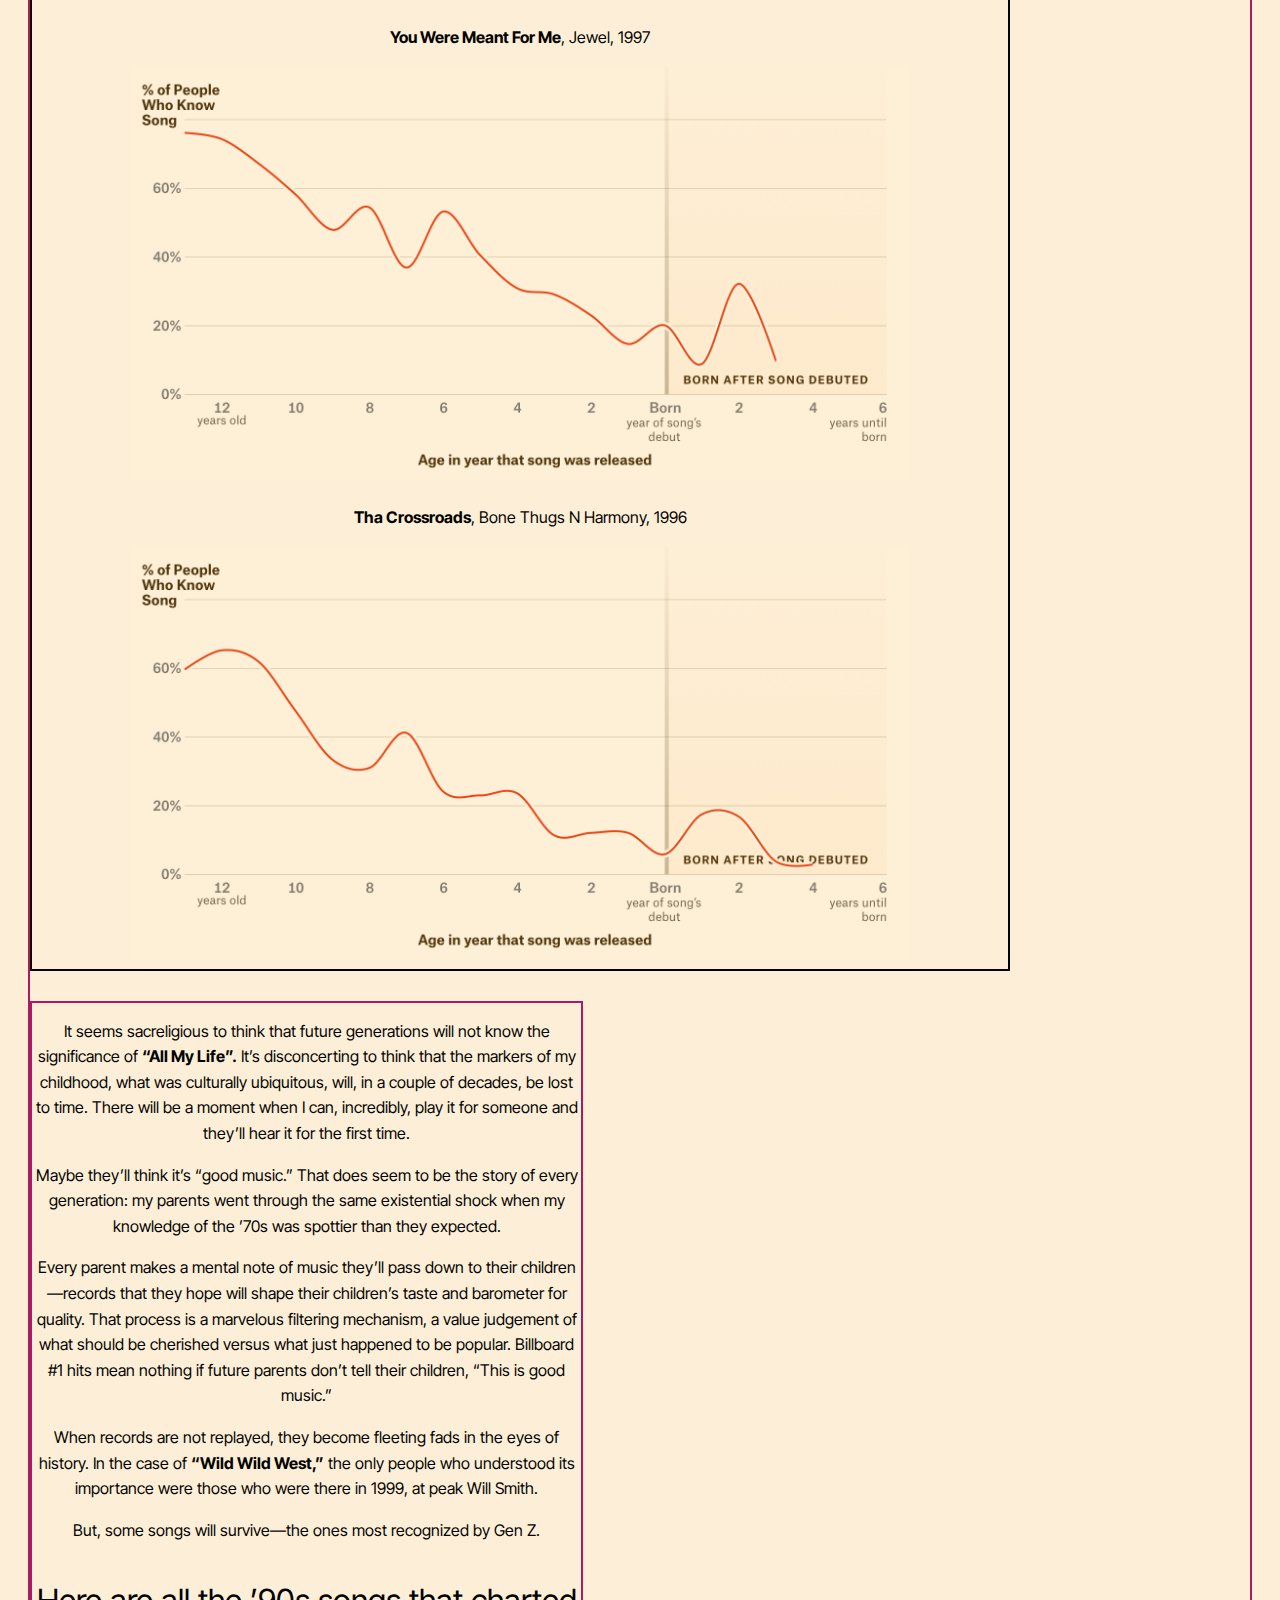
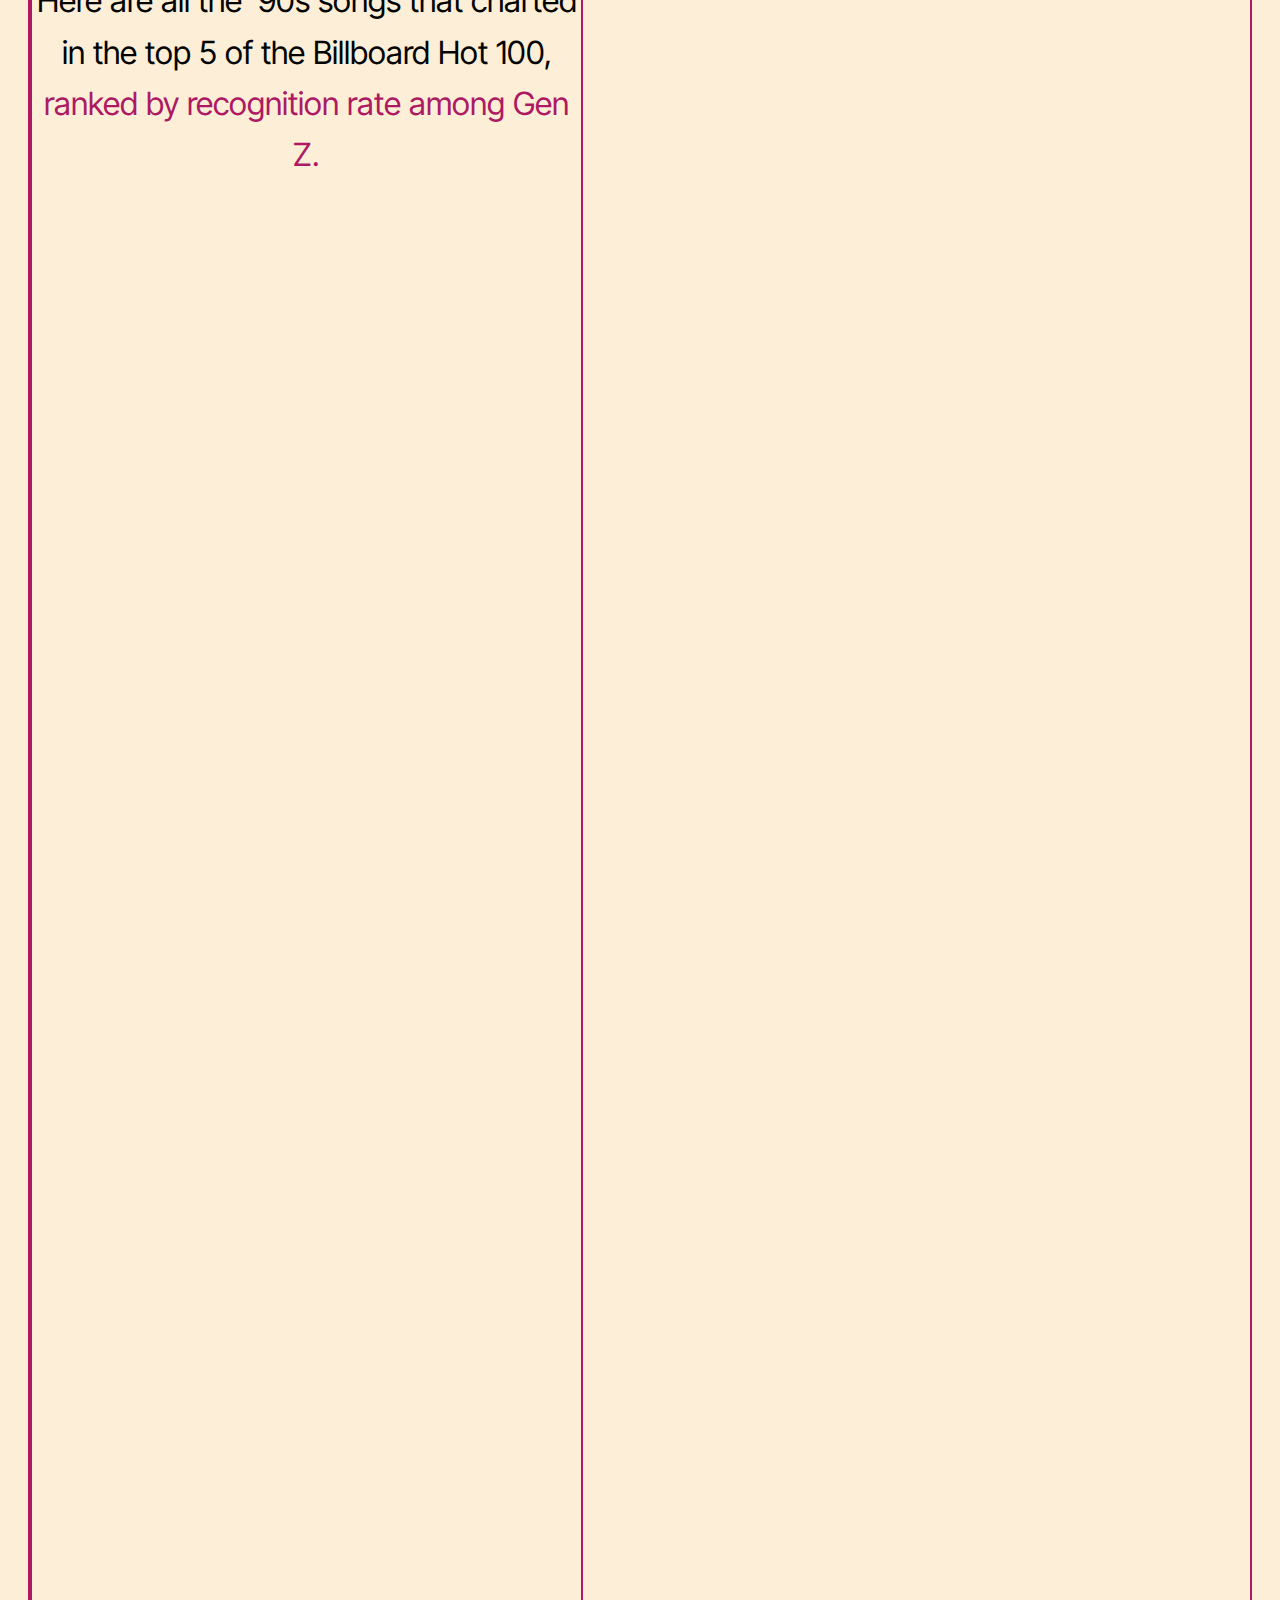
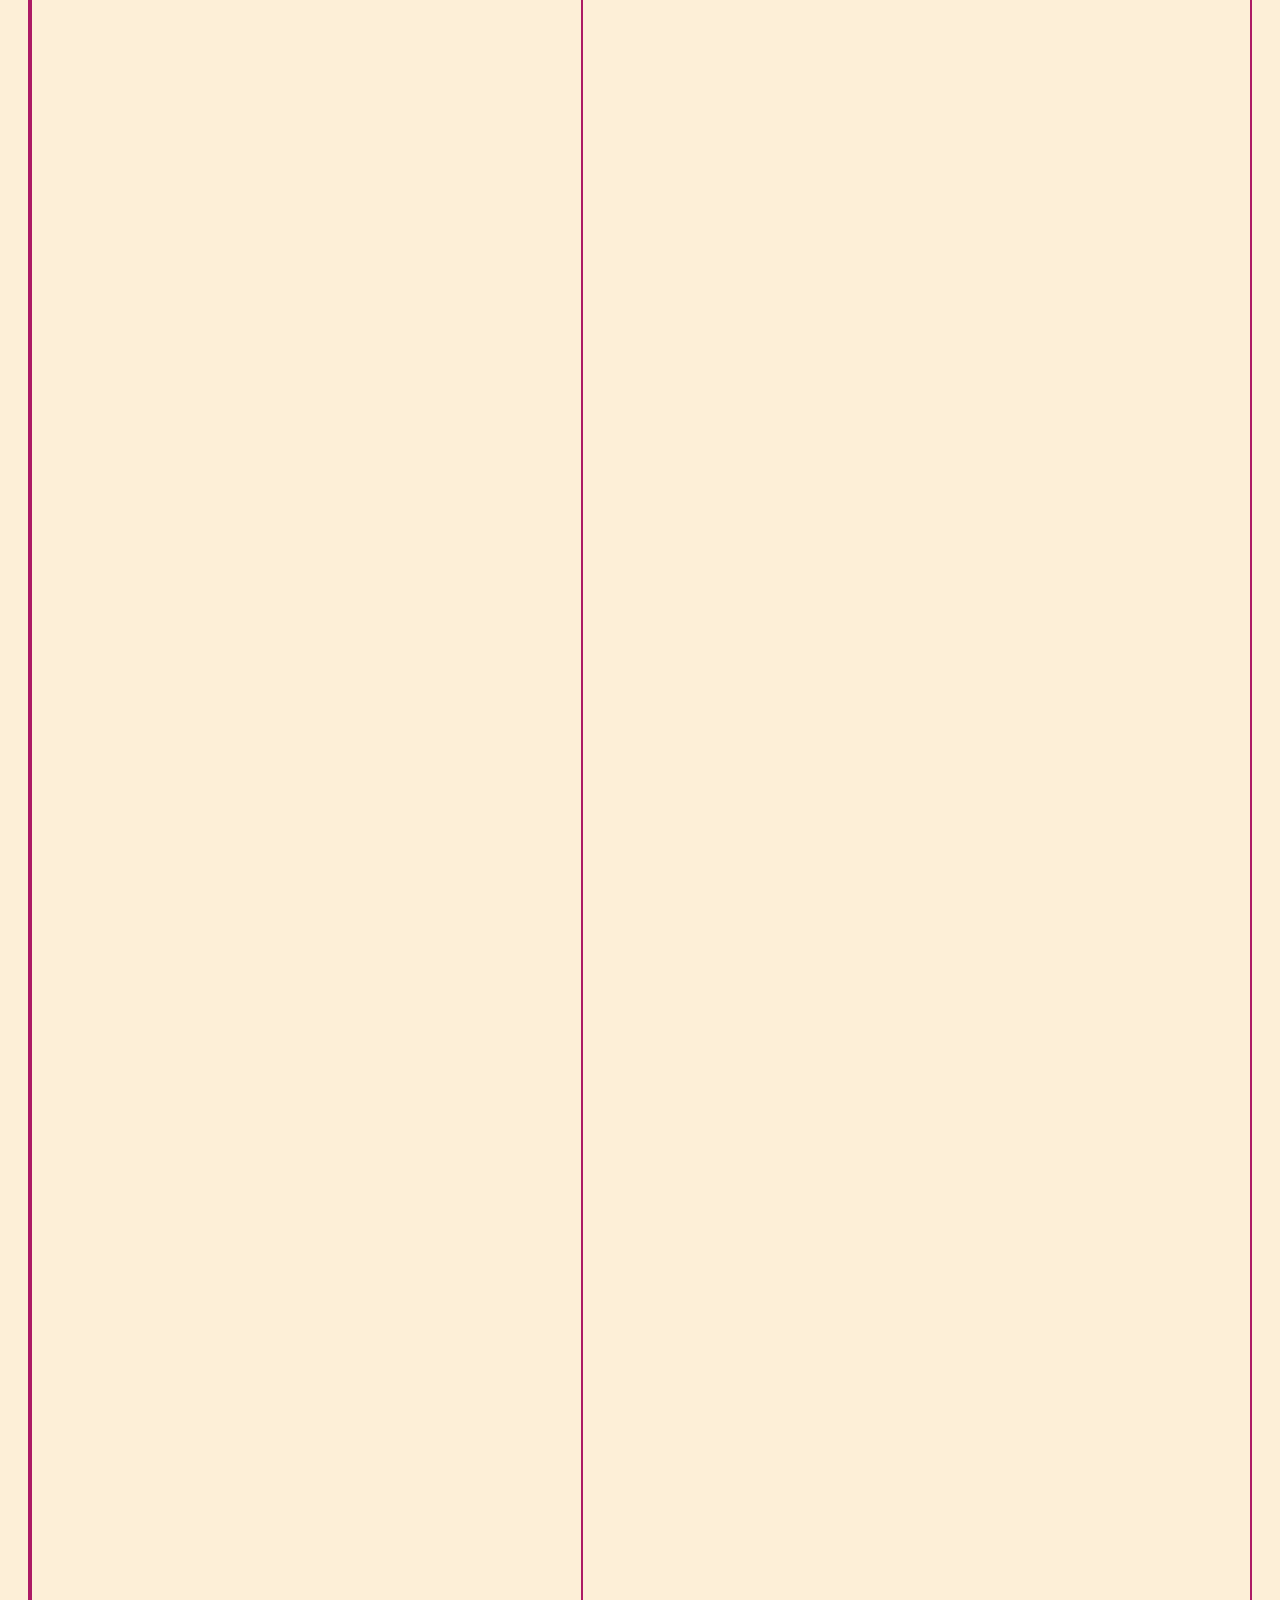
<file: projects/midterm/index.html>
<!DOCTYPE html>
<html lang="en">
<head>
    <meta charset="UTF-8">
    <meta name="viewport" content="width=device-width, initial-scale=1.0">
    <title>The Pudding Music Article</title>
    <meta name="Article comparing if people recognize hit songs based on their birth year" content="">

    <link href="https://cdn.jsdelivr.net/npm/bootstrap@5.3.8/dist/css/bootstrap.min.css" rel="stylesheet" integrity="sha384-sRIl4kxILFvY47J16cr9ZwB07vP4J8+LH7qKQnuqkuIAvNWLzeN8tE5YBujZqJLB" crossorigin="anonymous">

    <link rel="stylesheet" href="css/style.css">

    <script src="https://cdn.jsdelivr.net/npm/bootstrap@5.3.8/dist/js/bootstrap.bundle.min.js" integrity="sha384-FKyoEForCGlyvwx9Hj09JcYn3nv7wiPVlz7YYwJrWVcXK/BmnVDxM+D2scQbITxI" crossorigin="anonymous"></script>

    <link rel="preconnect" href="https://fonts.googleapis.com">
    <link rel="preconnect" href="https://fonts.gstatic.com" crossorigin>
    <link href="https://fonts.googleapis.com/css2?family=Inter+Tight:ital,wght@0,100..900;1,100..900&display=swap" rel="stylesheet">
</head>
<body>
    <header class="container">
        <p class="lead">We asked thousands of people whether they recognized hit songs from the ’90s, such as <span class="blue">“Wannabe”</span> and <span class="pink">“No Scrubs”</span>, ordering the results by birth year.</p>
        <img src="images/01-noscrubs-wannabe.png" alt="chart" class="container"> 
        <p class="subhead">Which song is more likely to be recognized by future generations?</p>
        <h1>Defining the ’90s Music Canon</h1>
        <p class="byline">Story by Matt Daniels, Data+Code by Ilia Blinderman,
        <em>Published: July 2020</em></p>
    </header>
    <main>
        <section class="container">
            <p>Measuring music’s popularity has always been contained to a certain period of time: peak chart ranking, awards, opening-week sales—a song’s performance at its prime.</p>
            <p>But for me, it’s equally important to quantify how music is passed down from generation to generation, parent to teen. In 2020, we’re amid that critical juncture for ’90s music—we can finally start asking today’s teens, “What music do you recognize from the ’90s?”</p>
            <p>The answer will indicate how future generations will characterize the decade. I always believed <b>“No Diggity”</b> by Blackstreet would be a ’90s standard, uniting the old and young crowds at weddings of the 2050s. And to test this belief, I used 3 million data points that I collected via a <a href="https://pudding.cool/2020/04/music-challenge/" target="_blank">music quiz</a>, which asked readers if they recognized thousands of songs that charted on the Billboard Hot 100. </p>
            <p class="chart-hed">Millennials know <span class="pink">“No Diggity.”</span> But Gen Z? Maybe half of them, at best.</p>
            <p class="chart-subhed">Percent of people who recognize a clip of “No Diggity,” by birth year</p>
            <img src="images/02-nodiggity.png" alt="chart" class="container, chart"> 
            <p>Sinatra, Elvis, and Chuck Berry are emblematic of ’50s music, but what’s the ’90s equivalent? Using the recognition data we collected, we can begin to define the canon. These will be the artists and songs that Gen Z and beyond seem to recognize (and value) among all the musical output from the decade.</p>
            <p>First, it’s important to understand the general trends in the data. <b>“No Diggity”</b> knowledge peaks among people born in 1983, who were 13 years old when the track debuted in 1996. We also see a slow drop off among people who were not fully sentient when <b>“No Diggity”</b> was in its prime, individuals who were 5 years old or younger (or not born yet) in 1996.</p>
            <p>That drop-off rate between generations—in this case, Millennials to Gen Z—is one indicator for whether <b>“No Diggity”</b> is surviving the test of time. </p>
            <p>To make this a bit easier to read, we’ll chart a person’s age at the time of a song’s release, rather than birth year. For songs to be passed to down, generation to generation, we’d expect a slower decay rate—evidence that they’re part of the <a href="https://www.media.mit.edu/publications/the-universal-decay-of-collective-memory-and-attention/" target="_blank">collective memory.</a></p>
            <p>Let’s look at another example from the mid-nineties: <b>“The Sign”</b> by Ace of Base.</p>
            <p class="chart-hed">Similar to <b>“No Diggity,”</b> notice the decline in knowledge of <span class="pink">“The Sign”</span> among people who were 5 years old when it was released in 1993.</p>
            <p class="chart-subhed">Recognition of <b>“The Sign”</b> by age in 1993, the year it debuted</p>
            <img src="images/03-thesign.png" alt="chart" class="container, chart"> 
            <p>Only half of readers currently in their teens recognized “The Sign.” The trend here is that music has a natural half-life. Find someone 10 to 15 years your junior, and the likelihood that they’ll know your childhood music references is lower than you think.</p>
            <p>How much lower?</p>
            <p>Song knowledge erodes with each passing year. This is why I shouldn’t be shocked that my Gen Z colleague has never heard <b>“The Sign,”</b> or that teens are filming themselves listening to <b>“Bohemian Rhapsody”</b> for the first time. This is a normal part of the aging process for music.</p>
            <p>If you take any present-day hit that’s culturally pervasive, such as <b>“Old Town Road”</b> or <b>“Despacito,”</b> we’d expect that someone born today, in 2020, will probably not recognize it twenty years from now. In short, there’s a good chance they’ll interpret your karaoking of Lizzo, Drake, or the Jonas Brothers in 2040 as an obscure act.</p>
            <p>There are some especially sobering examples of this decay.</p>
            <p class="chart-hed">The 1999 hit “Wild Wild West” by Will Smith has lower-than-expected recognition among Gen Z. <span class="blue">These songs</span> are fading at an accelerated rate. </p>
        </section>
        <section class="chart, container-fluid" id="chart-1">
            <div class="row">
                <div class="col-md-4">
                    <p><b>Wild Wild West</b>, Will Smith, 1999</p>
                    <img src="images/block1-smith.png" alt="chart" class="container-fluid">
                </div>
                <div class="col-md-4">
                    <p><b>You're Still The One</b>, Shania Twain, 1998</p>
                    <img src="images/block1-twain.png" alt="chart" class="container-fluid"> 
                </div>
                <div class="col-md-4">
                    <p><b>Opposites Attract</b>, Paula Abdul, 1990</p>
                    <img src="images/block1-abdul.png" alt="chart" class="container-fluid"> 
                </div>
            </div>
            <div class="row">
                <div class="col-md-4">
                    <p><b>If You Had My Love</b>, Jennifer Lopez, 1999</p>
                    <img src="images/block1-lopez.png" alt="chart" class="container-fluid"> 
                </div>
                <div class="col-md-4">
                    <p><b>Quit Playing Games</b>, The Backstreet Boys, 1997</p>
                    <img src="images/block1-backstreet.png" alt="chart" class="container-fluid"> 
                </div>
            </div>
        </section>
        <section class="container">
            <p>In 1999, <b>“Wild Wild West”</b> was the song of the summer. Yet it is fading far faster than any other ’90s hit with comparable starting popularity. Twenty years ago, it was inescapable. Maybe Millennials are still too sick of it, even for nostalgia rotation. Perhaps it wasn’t even that great of a song to begin with, artificially inflated by Smith’s celebrity and cross-promotion with the film Wild Wild West.</p>
            <p><b>“Quit Playing Games”</b> is the Backstreet Boys’ fastest-decaying hit (<b>“Everybody”</b> is the opposite, known by 97% of Millennials and 86% of Gen Z). I’m not sure where a love ballad like <b>“Quit Playing Games”</b> fits in 2020, but I was definitely surprised by how few Gen Zers know it. Same thing for J.Lo’s <b>“If You Had My Love,”</b> though there are far better songs from her oeuvre—she didn’t even perform it at the Super Bowl. </p>
            <p>Other songs, meanwhile, remain unusually resilient and have higher-than-expected universal recognition. </p> 
            <p class="chart-hed">These are <span class="teal">candidate songs for the ’90s canon</span> and have yet to fade from culture.</p>
        </section>
        <section class="chart, container-fluid" id="chart-2">
            <div class="row">
                <div class="col-md-4">
                    <p><b>I Will Always Love You</b>, Whitney Houston, 1992</p>
                    <img src="images/block2-houston.png" alt="chart" class="container-fluid">
                </div>
                <div class="col-md-4">
                    <p><b>Wannabe</b>, The Spice Girls, 1997</p>
                    <img src="images/block2-spice.png" alt="chart" class="container-fluid"> 
                </div>
                <div class="col-md-4">
                    <p><b>Macarena</b>, Los Del Rio, 1996</p>
                    <img src="images/block2-macarena.png" alt="chart" class="container-fluid"> 
                </div>
            </div>
            <div class="row">
                <div class="col-md-4">
                    <p><b>Jump Around</b>, House Of Pain, 1992</p>
                    <img src="images/block2-pain.png" alt="chart" class="container-fluid"> 
                </div>
                <div class="col-md-4">
                    <p><b>Gangsta's Paradise</b>, Coolio, 1995</p>
                    <img src="images/block2-coolio.png" alt="chart" class="container-fluid"> 
                </div>
            </div>
        </section>
        <section class="container">
            <p>Why have these songs transcended generations? There’s no unifying theory. <b>“Jump Around”</b> still gets airplay during timeouts at sporting events. <b>“Macarena”</b> is still a bar mitzvah mainstay. <b>“I Will Always Love You”</b> is Whitney Houston’s magnum opus (or perhaps it’s Dolly Parton’s resurgence). While there are countless reasons for a song to stay culturally relevant, its staying power is not merely a function of its popularity in the year of release.</p>
            <p>There’s another fascinating cut of this data: songs that are generational markers, which are approaching zero recognition by Gen Z.</p>
            <p class="chart-hed">K-Ci and JoJo’s <span class="orange">“All My Life”</span> and Jewel’s <span class="orange">“You Were Meant For Me”</span> are widely known by Millennials, but <span>rarely recognized by anyone else.</span></p>
        </section>
        <section class="chart, container-fluid" id="chart-3">
            <div class="row">
                <div class="col-md-6">
                    <p><b>Creep</b>, TLC, 1995</p>
                    <img src="images/block3-tlc.png" alt="chart" class="container-fluid"> 
                </div>
                <div class="col-md-6">
                    <p><b>Too Close</b>, Next, 1998</p>
                    <img src="images/block3-next.png" alt="chart" class="container-fluid"> 
                </div>
            </div>
            <div class="row">
                <div class="col-md-6">
                    <p><b>Stay</b>, Lisa Loeb and Nine Stories, 1994</p>
                    <img src="images/block3-loeb.png" alt="chart" class="container-fluid"> 
                </div>
                <div class="col-md-6">
                    <p><b>All My Life</b>, K-Ci and JoJo, 1998</p>
                    <img src="images/block3-kci.png" alt="chart" class="container-fluid"> 
                </div>
            </div>
            <div class="row">
                <div class="col-md-6">
                    <p><b>You Were Meant For Me</b>, Jewel, 1997</p>
                    <img src="images/block3-jewel.png" alt="chart" class="container-fluid">    
                </div>
                <div class="col-md-6">
                    <p><b>Tha Crossroads</b>, Bone Thugs N Harmony, 1996</p>
                    <img src="images/block3-bonethugs.png" alt="chart" class="container-fluid"> 
                </div>
            </div>
        </section>
        <section class="container">
            <p>It seems sacreligious to think that future generations will not know the significance of <b>“All My Life”.</b> It’s disconcerting to think that the markers of my childhood, what was culturally ubiquitous, will, in a couple of decades, be lost to time. There will be a moment when I can, incredibly, play it for someone and they’ll hear it for the first time.</p>
            <p>Maybe they’ll think it’s “good music.” That does seem to be the story of every generation: my parents went through the same existential shock when my knowledge of the ’70s was spottier than they expected. </p>
            <p>Every parent makes a mental note of music they’ll pass down to their children—records that they hope will shape their children’s taste and barometer for quality. That process is a marvelous filtering mechanism, a value judgement of what should be cherished versus what just happened to be popular. Billboard #1 hits mean nothing if future parents don’t tell their children, “This is good music.”</p>
            <p>When records are not replayed, they become fleeting fads in the eyes of history. In the case of <b>“Wild Wild West,”</b> the only people who understood its importance were those who were there in 1999, at peak Will Smith. </p>
            <p>But, some songs will survive—the ones most recognized by Gen Z.</p>
            <p class="chart-hed">Here are all the ’90s songs that charted in the top 5 of the Billboard Hot 100, <span class="pink">ranked by recognition rate among Gen Z.</span> </p>
            <iframe title="Song recognition, Millennial vs. Gen-Z" aria-label="Range Plot" id="datawrapper-chart-gzzMa" src="https://datawrapper.dwcdn.net/gzzMa/1/" scrolling="no" frameborder="0" style="width: 0; min-width: 100% !important; border: none;" height="6832" data-external="1"></iframe>
            <script type="text/javascript">window.addEventListener("message", function (a) { if (void 0 !== a.data["datawrapper-height"]) { var e = document.querySelectorAll("iframe"); for (var t in a.data["datawrapper-height"]) for (var r, i = 0; r = e[i]; i++)if (r.contentWindow === a.source) { var d = a.data["datawrapper-height"][t] + "px"; r.style.height = d } } });</script>
        </section>
    </main>
    <footer class="container">
        <p>This project is part of a series by <b>The Pudding</b> about:</p>
        <p><b>How Music is Remembered</b></p>
        <ul>
            <li><strong>View Part 1</strong>: <a href="https://pudding.cool/2020/04/music-challenge/">Identifying Your Generational Gaps in Music</a> </li>
            <li><strong>View Part 3</strong>: <a href="https://pudding.cool/2020/09/wedding-playlists/">A Data-led Theory to Generationally Divide Dance Floors</a> </li>
        </ul> <em>The Pudding is a digital publication that explains ideas debated in culture with visual essays. This is being reproduced only for educational experience. All copyright is reserved by the original publisher.</em>
    </footer>
</body>
</html>
</file>
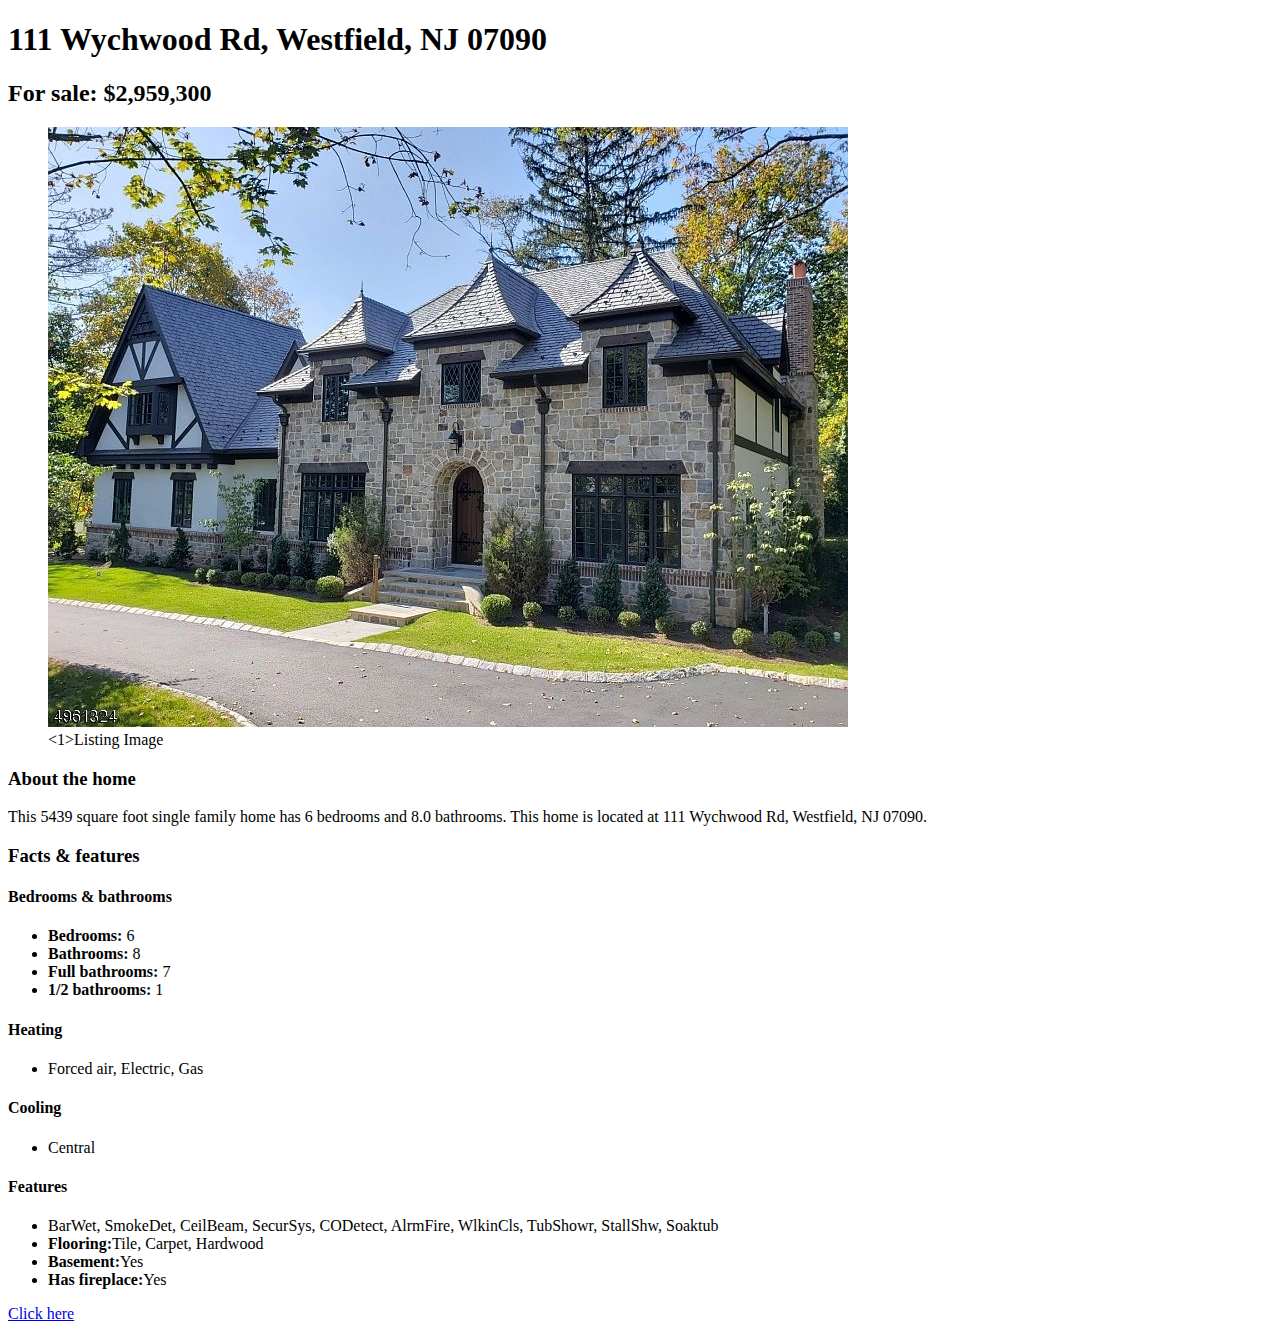
<file: projects/real-estate/index.html>
<!DOCTYPE html>
<html lang="en">
<head>
    <meta charset="UTF-8">
    <meta name="viewport" content="width=device-width, initial-scale=1.0">
    <title>111 Wychwood Rd, Westfield, NJ 07090</title>
    <meta name="description" content="">

</head>
<body>
    <header>
        <h1>111 Wychwood Rd, Westfield, NJ 07090</h1>
        <h2>For sale: $2,959,300</h2>
        <figure>
            <img src="images/ac5d9892010e9138b8b34a7bb27f05b1-cc_ft_960.jpg"
            alt="A grey and brown stone home with black trim">
            <figcaption><1>Listing Image</1></figcaption>
        </figure>
    </header>
    <main>
        <section>
            <h3>About the home</h3>
            <p>This 5439 square foot single family home has 6 bedrooms and 8.0 bathrooms. This home is located at 111 Wychwood Rd, Westfield, NJ 07090.</p>
        </section>
        <section>
            <h3>Facts & features</h3>
            <h4>Bedrooms & bathrooms</h4>
                <ul>
                    <li><b>Bedrooms:</b> 6</li>
                    <li><b>Bathrooms:</b> 8</li>
                    <li><b>Full bathrooms:</b> 7</li>
                    <li><b>1/2 bathrooms:</b> 1</li>
                </ul>
            <h4>Heating</h4>
                <ul>
                    <li>Forced air, Electric, Gas</li>
                </ul>
            <h4>Cooling</h4>
                <ul>
                    <li>Central</li>
                </ul>  
            <h4>Features</h4>
                <ul>
                    <li>BarWet, SmokeDet, CeilBeam, SecurSys, CODetect, AlrmFire, WlkinCls, TubShowr, StallShw, Soaktub</li>
                    <li><b>Flooring:</b>Tile, Carpet, Hardwood</li>
                    <li><b>Basement:</b>Yes</li>
                    <li><b>Has fireplace:</b>Yes</li>
                </ul>      
        </section>

    </main>
    <footer>
        <a>
            <a href="https://www.zillow.com/homedetails/111-Wychwood-Rd-Westfield-NJ-07090/191570892_zpid/" target="_blank">Click here</a>
        </a>

    </footer>
</body>
</html>
</file>
<file: site/css/style.css>
/*font-family: "Oswald", sans-serif;
font-family: "Roboto", sans-serif; 
font-family: "Source Code Pro", monospace; \
dark gray: #424242
light gray: #999999 
pink: #e91d63 
middle gray: #666666 */

body,
strong {
    font-family: "Source Code Pro", monospace;
    background-color: #fff;
    font-size: 16px;
    color: #666666;
}


header {
   font-style: italic;
}

footer{
    font-size: 15px;
}

footer a{
    padding: 0 20px;
}

header,
footer {
    font-family: "Roboto", sans-serif;
   background-color: #999999;
   color: #424242;
   text-align: center;
   padding: 50px;
   font-size: 2.5em;
}

h1 {
    font-size: 3em;
    font-family: "Oswald", sans-serif;
    font-style: normal;
}


h2 {
    font-family: "Oswald", sans-serif;
    font-size: 2em;
    font-weight: 400;
}

h3 {
    font-size: 1.5em;
    color: #e91d63;
    font-weight: bold;
    font-family: "Source Code Pro", monospace;
}

h4 {
    font-size: 1.25em;
    color:#999999;
}

.PUB-LINK{
   font-family: "Source Code Pro", monospace;
   background-color: #fff;
   font-size: 16px;
   color: #e91d63; 
}

#Journalist {
    font-style: italic;
    font-size: 1.25em;
    color:#424242;
}

.position {
    color: #666666;
    font-style: normal;
    font-weight: 400;
    display: inline-block;
}

main{
    padding:2em;
}

nav a{
    text-decoration: none;
    color:#e91d63;
    font-family: "Oswald", sans-serif;
}

#AboutMe {
    padding-top: 10pt;
}


.dark {
    background-color: #c09891;
}

.light {
    background-color: #bea8a7;
}


.SBS-Logo {
    width: 300px;
    margin:0 auto;
    display: block;
    margin: 0 0 24px 0;
}

.His-eye-logo {
    width:400px;
    margin:0 auto;
    display: block;
    margin: 0 0 24px 0;
}

a {
    color: #2a0800;
    text-decoration: none;
    font-size: 20px;
}

a:hover {
    font-weight: bold;
}

footer a {
    color: #e91d63;
    text-align: center;
}
</file>
<file: projects/business-page/css/style.css>
/*font-family: "Barrio", system-ui;
#font-family: "DM Serif Text", serif;
#font-family: "Coming Soon", cursive;*/

h1 {
    font-family: "Barrio", system-ui;
    
}

body {
    font-family: "Coming Soon", cursive;
}

h2{
  font-family: "DM Serif Text", serif;  
}

header{
    background-color: black;
    color: white;
    text-align: center;
    padding: 75pt;
}

.Getyourfavorite {
    background-color: #ffcad4;
    padding: 20pt;
    margin: 10px;
}

.address {
    margin: 10px;
    
}

.schedule {
    margin:10px;

}

#coffeecups {
    width: auto;
    height: auto;
    margin-top: 30px;
    margin-bottom: 40px;
}

.OurStory{
    padding: 20px;
    margin-top: 40px;
    text-align: center;
}

#man{
    width: auto;
    height: auto;
    margin: 10px;
    margin-top: 40px;
    
}

.OurMission{
    margin-top: 30px;
    padding: 20px;
}

.quotes{
    text-align: center;
    margin: 20px;
    font-style: italic;
}

footer{
    text-align: center;
    padding: 50px;
}

.OrderAhead{
    text-decoration: none;

}

.Doordash{
    text-decoration: underline;
}

.weekdays{
    font-style: italic;
}

.weekends{
    font-style: italic;
}

.FederalHill{
    font-style: italic;
}
</file>
<file: projects/event-flyer/css/style.css>
/*font-family: "Signika", sans-serif;
  font-family: "Epunda Sans", sans-serif; 
  font-family: "Roboto", sans-serif;
  font-family: "Open Sans", sans-serif;

  blue: 013146
  lt blue: BCF7FF
  dk blue: 7DE7F7
  red: C52804
  yellow: FCB11D*/
  
  


  body {
        font-family: "Roboto", sans-serif;
        margin: 0;
    /* TO DO: font family + fallback, reset margin to 0*/
  }

  header,
  footer {
      background-color: #013146;
      text-align: center; 
      padding: 100px;
      color:#ffffff;
    /*TO DO: background color, text color, padding, center align text */
  }

  main {
      margin: 10pt;
    /*TO DO: page margin  */
  }

  section {
      margin-bottom: 40pt;
    /*TO DO: vertical spacing between sections */
  }

  a {
      color: #ffffff;
      text-decoration: none;
    /*TO DO: link color, remove underline*/
  }

  a:hover {
      font-weight: bold;
    /*TO DO: add font weight or other subtle change on hover state */
  }

  h1,
  h2 {
      font-family: "Open Sans", sans-serif;
      font-weight: bold;
    /*TO DO: font family + fallback, weight */
  }

  h2 {
      text-transform: uppercase;
    /*TO DO: transform to uppercase*/
  }

  .lead {
      font-weight: bold;
      font-size: 1em; 
    /*TO DO: font size (em), font style and/or weight */
  }

  .register a {
      background-color: #C52804;
      text-color: white;
      padding:10px; 
    /*TO DO: background color, text color, padding */
  }

  .schedule p {
      margin: 0;
      padding: 10px;
    /*TO DO: padding, reset margin to 0 */
  }

  .odd {
      background-color: #BCF7FF;
    /*TO DO: background color */
  }

  .even {
      background-color: #7DE7F7;
    /*TO DO: background color */
  }
</file>
<file: projects/final project/css/style.css>
/* font-family: "Open Sans", sans-serif;
font-family: "Oswald", sans-serif; 
dark blue: 03045e
middle blue: 0077b6
almost white: caf0f8
kinda teal: 90e0ef 
dark ish blue: 023e8a*/

body {
    font-family: "Open Sans", sans-serif;
    margin: 25px;
    font-size: 16px;
    background-color: #fff;
    
}

header {
    text-align: center;
    font-family: "Oswald",sans-serif;
    border: #03045e, 2px, solid;
    color: #0077b6;
}

h1 {
    font-size: 4em;
}

h2 {
    font-size: 2em;
    padding-bottom: 20px;
}

h3 {
    font-size: 1.5em;
    font-style: italic;
}

#lede{
    margin:10px;
}

section {
    margin: 25px;
}

h4 {
   font-weight: bold;
   text-align: center;
   color:#0077b6;
}

.box {
   border: #023e8a, 2px, solid;
   padding: 20px; 
}


.container-fluid {
    width: 95%;
    text-align: center;
    justify-content: center;
}

#protest {
    width: 99%;
}

#wes-moore {
    width: 99%;
}

.photo-caption {
    font-style: italic;
}

b {
    color:#0077b6;
}
</file>
<file: projects/midterm/css/style.css>
/* font-family: "Inter Tight", sans-serif; */ 

body {
    font-family:"Inter Tight", sans-serif;
    font-size: 16px;
    line-height: 1.6;
    color: #030301;
    background-color: #fdefd7;
    text-align: center;
}
.container {
    width:45%;
}

.container-fluid {
    width:80%;
}

header.container {
    width: 45%;
    border: 2px, solid, #AD1A64;
    margin-bottom: 10px;
}

.pink {
    color:#AD1A64;
}

.blue {
    color:#116ab3;
}

.teal {
    color: #08706f;
}

.orange {
    color:#e94613;
}

.subhead {
    font-style: italic;
}

h1{
    font-size: 4em;
    font-weight: bold;

}

.byline {
    font-size:0.85em;
}

main {
    border: 2px, solid, #AD1A64;
    margin: 20px;
}

section.container {
    width:45%; 
    border:2px,solid,#AD1A64;
    margin-top: 30px;
    margin-bottom:10px;
}

.chart-hed {
    font-size: 2em;
}


.chart-subhed {
    color:#AD1A64;
}

.chart {
    border: 2px, solid, #030301;
    width:80%
}

#chart-1, #chart-2, #chart-3{
    border: 2px, solid,#030301;
}

a {
    color: #030301;
}

footer.container {
    border: 2px, solid, #AD1A64;
}

@media (max-width:950px) {
    .container, .container-fluid {
        width: 75%;
    }
    p .chart {
        padding:1em;
        font-size: 1.25em;
        text-align: center;
    }
}

@media (max-width:556px) {
    .container, .container-fluid{
        width:95%;
    }
    h1 {
        font-size:3em;
    }
    .chart-hed {
        font-size: 1.75em;
        padding: 1em;
    }
    img .chart {
        padding:2m;
    }
}
</file>
